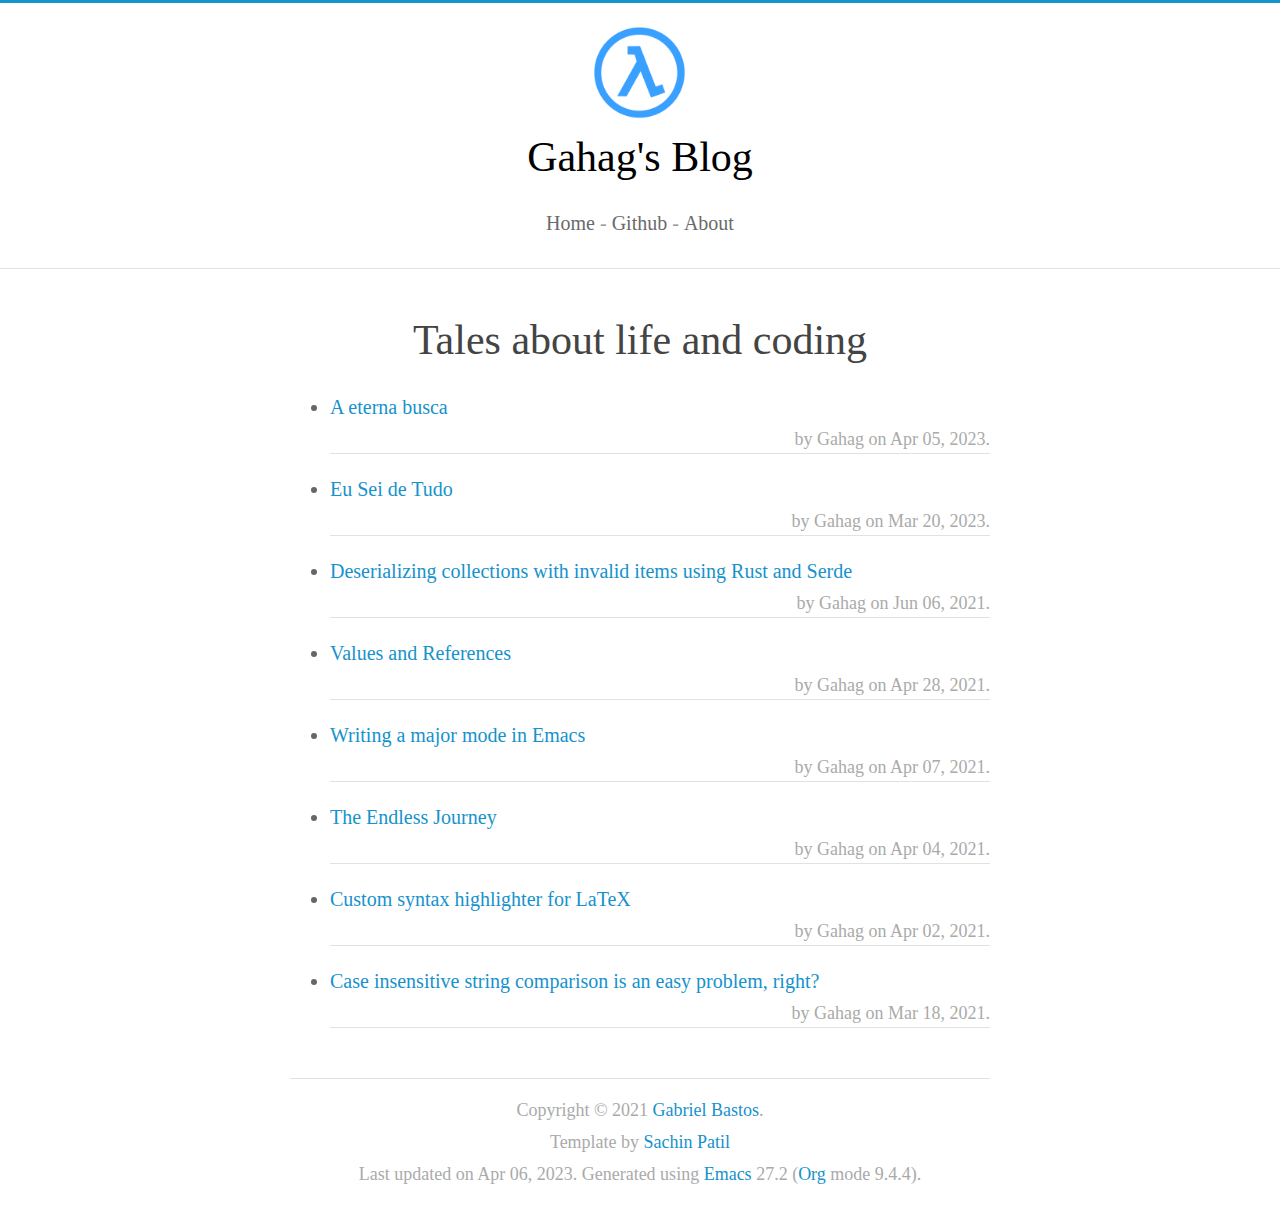
<file: index.html>
<!DOCTYPE html>
<html lang="en">
<head>
<!-- Apr 06, 2023 -->
<meta charset="utf-8">
<meta name="viewport" content="width=device-width, initial-scale=1">
<title>Tales about life and coding</title>
<meta name="generator" content="Org mode">
<meta name="author" content="root">
<link rel='icon' type='image/png' href='/images/favicon.png'/>
<meta name='viewport' content='width=device-width, initial-scale=1'>
<link rel='preconnect' href='https://fonts.gstatic.com'>
<link href='https://code.cdn.mozilla.net/fonts/zilla-slab.css' rel='stylesheet'>
<link rel='stylesheet' href='/css/site.css?v=2' type='text/css'/>
<link rel='stylesheet' href='/css/custom.css' type='text/css'/>
<link rel='stylesheet' href='/css/syntax-coloring.css' type='text/css'/>
<script type="text/javascript">
// @license magnet:?xt=urn:btih:e95b018ef3580986a04669f1b5879592219e2a7a&dn=public-domain.txt Public Domain
<!--/*--><![CDATA[/*><!--*/
     function CodeHighlightOn(elem, id)
     {
       var target = document.getElementById(id);
       if(null != target) {
         elem.classList.add("code-highlighted");
         target.classList.add("code-highlighted");
       }
     }
     function CodeHighlightOff(elem, id)
     {
       var target = document.getElementById(id);
       if(null != target) {
         elem.classList.remove("code-highlighted");
         target.classList.remove("code-highlighted");
       }
     }
    /*]]>*///-->
// @license-end
</script>
</head>
<body>
<header id="top" class="status">
<div class='intro'>
	<img src='/images/about/profile.png' alt='gahag' class='no-border'/>
	<h1>
		<span class="black">Gahag's Blog</span>
	</h1>
</div>

<div class='nav'>
	<ul>
		<li><a href='/'>Home</a> -</li>
		<li><a href='http://github.com/gahag'>Github</a> -</li>
		<li><a href='/about/'>About</a></li>
	</ul>
</div>
</header>
<main id="content">
<header>
<h1 class="title">Tales about life and coding</h1>
</header><ul class="org-ul">
<li><p>
<b><a href="A eterna busca.html">A eterna busca</a></b>
</p>
<p class='pubdate'>by Gahag on Apr 05, 2023.</p></li>
<li><p>
<b><a href="Eu sei de tudo.html">Eu Sei de Tudo</a></b>
</p>
<p class='pubdate'>by Gahag on Mar 20, 2023.</p></li>
<li><p>
<b><a href="Deserializing collections with invalid items using Rust and Serde.html">Deserializing collections with invalid items using Rust and Serde</a></b>
</p>
<p class='pubdate'>by Gahag on Jun 06, 2021.</p></li>
<li><p>
<b><a href="Values and References.html">Values and References</a></b>
</p>
<p class='pubdate'>by Gahag on Apr 28, 2021.</p></li>
<li><p>
<b><a href="Writing a major mode in Emacs.html">Writing a major mode in Emacs</a></b>
</p>
<p class='pubdate'>by Gahag on Apr 07, 2021.</p></li>
<li><p>
<b><a href="The Endless Journey.html">The Endless Journey</a></b>
</p>
<p class='pubdate'>by Gahag on Apr 04, 2021.</p></li>
<li><p>
<b><a href="Custom syntax highlighter for LaTeX.html">Custom syntax highlighter for LaTeX</a></b>
</p>
<p class='pubdate'>by Gahag on Apr 02, 2021.</p></li>
<li><p>
<b><a href="Case insensitive string comparison.html">Case insensitive string comparison is an easy problem, right?</a></b>
</p>
<p class='pubdate'>by Gahag on Mar 18, 2021.</p></li>
</ul>
</main>
<footer id="postamble" class="status">
<div class='footer'>
  Copyright © 2021 <a href='mailto:gabriel.s.b@live.com'>Gabriel Bastos</a>.<br>
  Template by <a href='https://gitlab.com/psachin/psachin.gitlab.io/'>Sachin Patil</a> <br>
  Last updated on Apr 06, 2023. Generated using <a href="https://www.gnu.org/software/emacs/">Emacs</a> 27.2 (<a href="https://orgmode.org">Org</a> mode 9.4.4).
</div>
</footer>
</body>
</html>
</file>
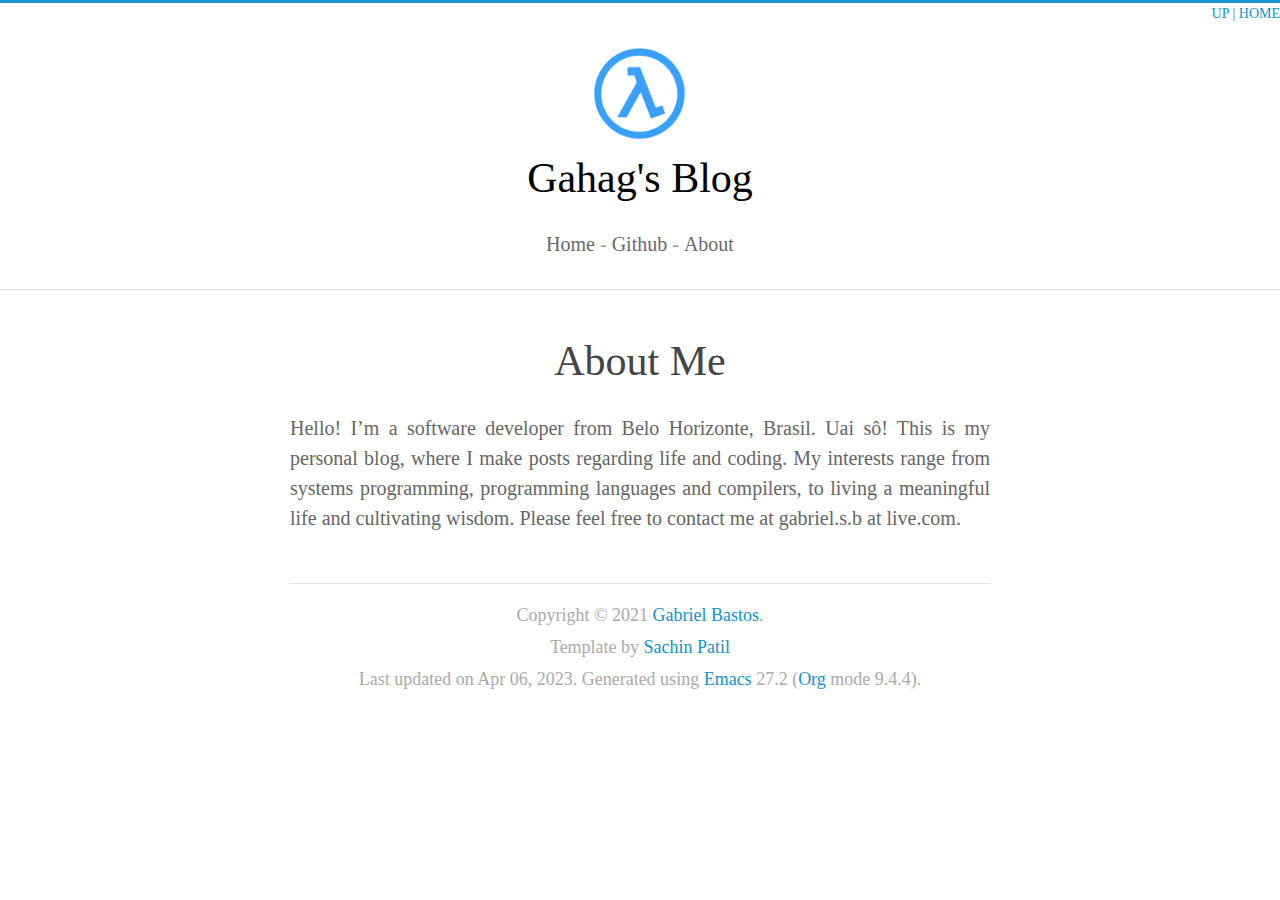
<file: about/index.html>
<!DOCTYPE html>
<html lang="en">
<head>
<!-- Apr 06, 2023 -->
<meta charset="utf-8">
<meta name="viewport" content="width=device-width, initial-scale=1">
<title>About Me</title>
<meta name="generator" content="Org mode">
<meta name="author" content="root">
<link rel='icon' type='image/png' href='/images/favicon.png'/>
<meta name='viewport' content='width=device-width, initial-scale=1'>
<link rel='preconnect' href='https://fonts.gstatic.com'>
<link href='https://code.cdn.mozilla.net/fonts/zilla-slab.css' rel='stylesheet'>
<link rel='stylesheet' href='/css/site.css?v=2' type='text/css'/>
<link rel='stylesheet' href='/css/custom.css' type='text/css'/>
<link rel='stylesheet' href='/css/syntax-coloring.css' type='text/css'/>
<script type="text/javascript">
// @license magnet:?xt=urn:btih:e95b018ef3580986a04669f1b5879592219e2a7a&dn=public-domain.txt Public Domain
<!--/*--><![CDATA[/*><!--*/
     function CodeHighlightOn(elem, id)
     {
       var target = document.getElementById(id);
       if(null != target) {
         elem.classList.add("code-highlighted");
         target.classList.add("code-highlighted");
       }
     }
     function CodeHighlightOff(elem, id)
     {
       var target = document.getElementById(id);
       if(null != target) {
         elem.classList.remove("code-highlighted");
         target.classList.remove("code-highlighted");
       }
     }
    /*]]>*///-->
// @license-end
</script>
</head>
<body>
<div id="org-div-home-and-up">
 <a accesskey="h" href="/"> UP </a>
 |
 <a accesskey="H" href="/"> HOME </a>
</div><header id="top" class="status">
<div class='intro'>
	<img src='/images/about/profile.png' alt='gahag' class='no-border'/>
	<h1>
		<span class="black">Gahag's Blog</span>
	</h1>
</div>

<div class='nav'>
	<ul>
		<li><a href='/'>Home</a> -</li>
		<li><a href='http://github.com/gahag'>Github</a> -</li>
		<li><a href='/about/'>About</a></li>
	</ul>
</div>
</header>
<main id="content">
<header>
<h1 class="title">About Me</h1>
</header><p>
Hello! I&rsquo;m a software developer from Belo Horizonte, Brasil. Uai sô! This is my personal
blog, where I make posts regarding life and coding. My interests range from systems
programming, programming languages and compilers, to living a meaningful life and
cultivating wisdom. Please feel free to contact me at gabriel.s.b at live.com.
</p>
</main>
<footer id="postamble" class="status">
<div class='footer'>
  Copyright © 2021 <a href='mailto:gabriel.s.b@live.com'>Gabriel Bastos</a>.<br>
  Template by <a href='https://gitlab.com/psachin/psachin.gitlab.io/'>Sachin Patil</a> <br>
  Last updated on Apr 06, 2023. Generated using <a href="https://www.gnu.org/software/emacs/">Emacs</a> 27.2 (<a href="https://orgmode.org">Org</a> mode 9.4.4).
</div>
</footer>
</body>
</html>
</file>
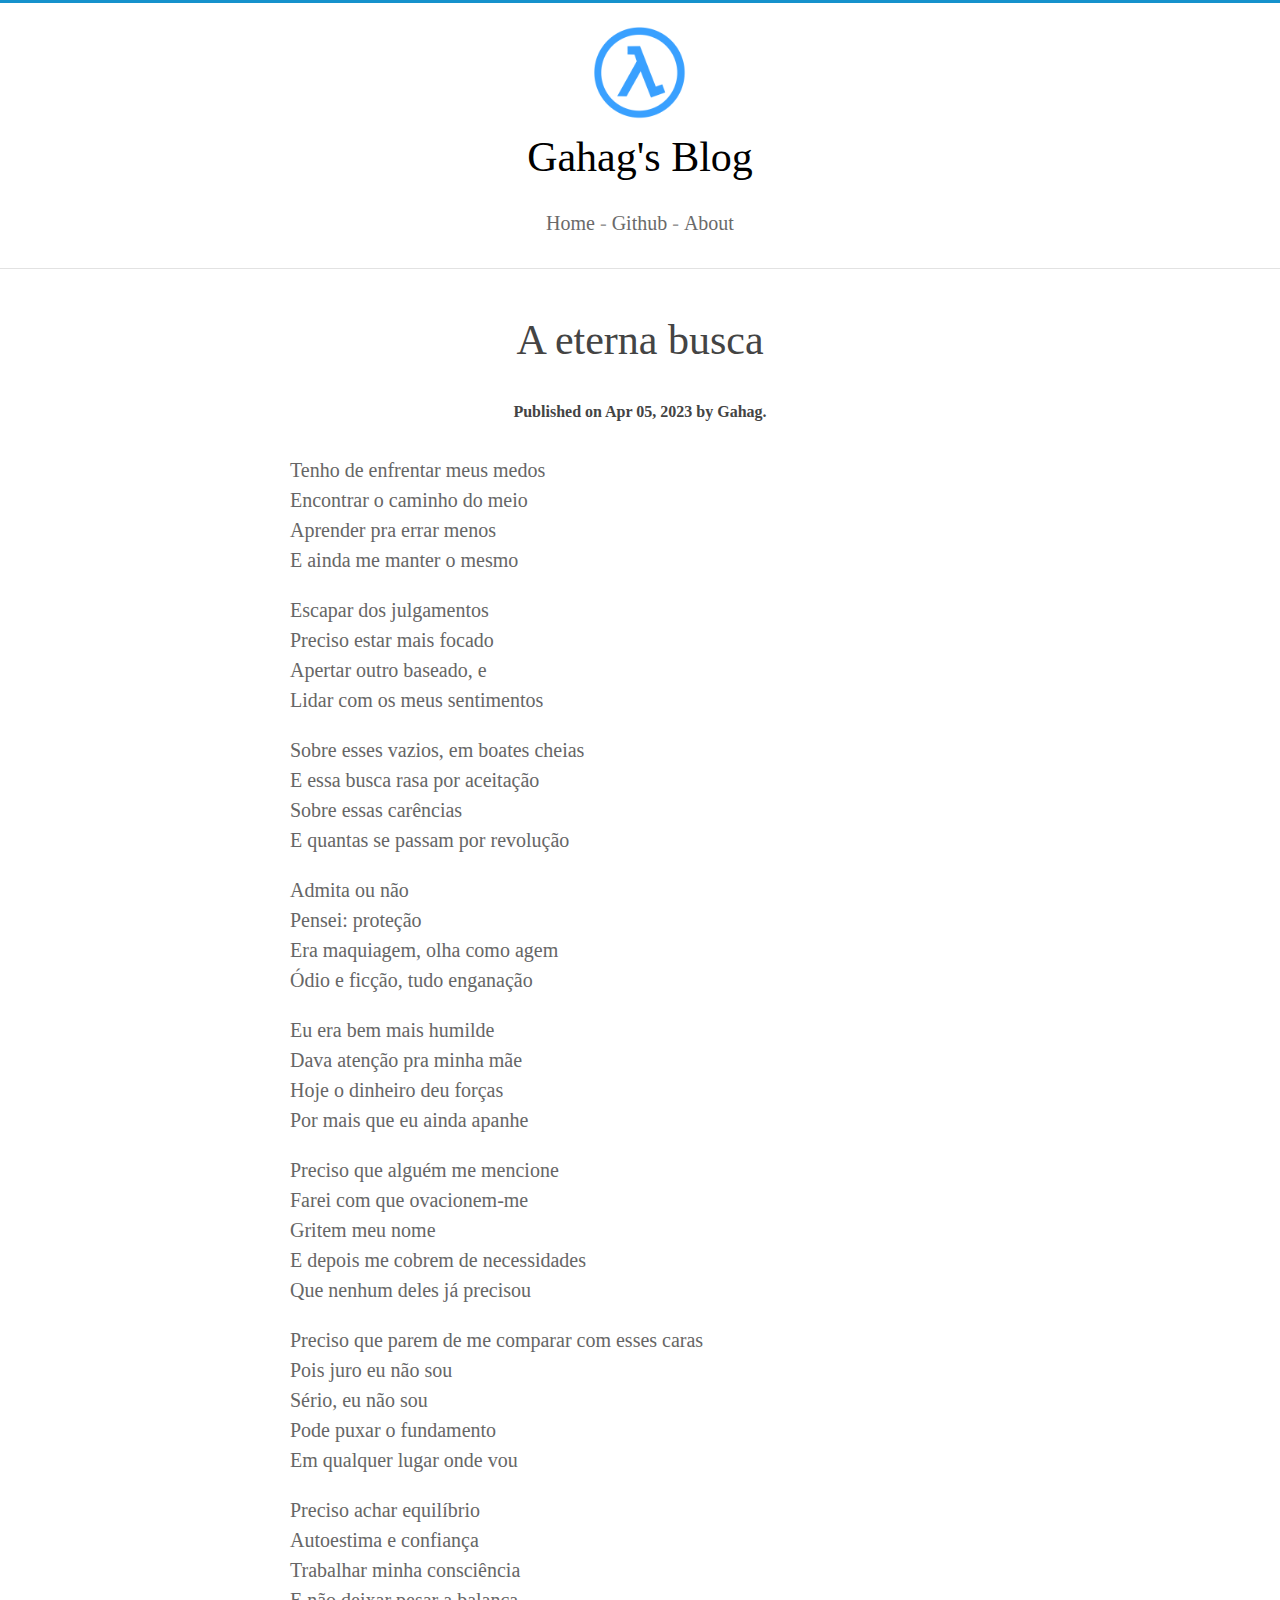
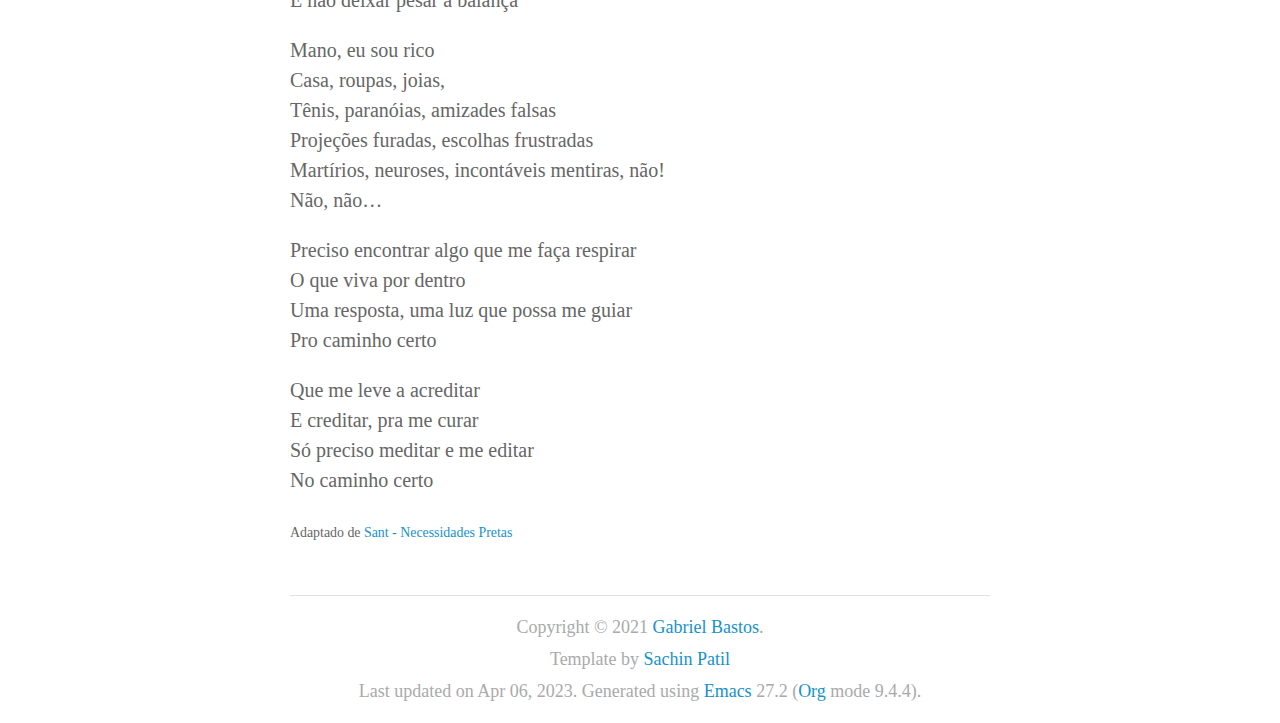
<file: A eterna busca.html>
<?xml version="1.0" encoding="utf-8"?>
<!DOCTYPE html PUBLIC "-//W3C//DTD XHTML 1.0 Strict//EN"
"http://www.w3.org/TR/xhtml1/DTD/xhtml1-strict.dtd">
<html xmlns="http://www.w3.org/1999/xhtml" lang="en" xml:lang="en">
<head>
<!-- Apr 06, 2023 -->
<meta http-equiv="Content-Type" content="text/html;charset=utf-8" />
<meta name="viewport" content="width=device-width, initial-scale=1" />
<title>A eterna busca</title>
<meta name="generator" content="Org mode" />
<meta name="author" content="Gahag" />
<link rel='icon' type='image/png' href='/images/favicon.png'/>
<meta name='viewport' content='width=device-width, initial-scale=1'>
<link rel='preconnect' href='https://fonts.gstatic.com'>
<link href='https://code.cdn.mozilla.net/fonts/zilla-slab.css' rel='stylesheet'>
<link rel='stylesheet' href='/css/site.css?v=2' type='text/css'/>
<link rel='stylesheet' href='/css/custom.css' type='text/css'/>
<link rel='stylesheet' href='/css/syntax-coloring.css' type='text/css'/>
<script type="text/javascript">
// @license magnet:?xt=urn:btih:e95b018ef3580986a04669f1b5879592219e2a7a&dn=public-domain.txt Public Domain
<!--/*--><![CDATA[/*><!--*/
     function CodeHighlightOn(elem, id)
     {
       var target = document.getElementById(id);
       if(null != target) {
         elem.classList.add("code-highlighted");
         target.classList.add("code-highlighted");
       }
     }
     function CodeHighlightOff(elem, id)
     {
       var target = document.getElementById(id);
       if(null != target) {
         elem.classList.remove("code-highlighted");
         target.classList.remove("code-highlighted");
       }
     }
    /*]]>*///-->
// @license-end
</script>
</head>
<body>
<header id="top" class="status">
<div class='intro'>
	<img src='/images/about/profile.png' alt='gahag' class='no-border'/>
	<h1>
		<span class="black">Gahag's Blog</span>
	</h1>
</div>

<div class='nav'>
	<ul>
		<li><a href='/'>Home</a> -</li>
		<li><a href='http://github.com/gahag'>Github</a> -</li>
		<li><a href='/about/'>About</a></li>
	</ul>
</div>
</header>
<main id="content">
<h1 class="title">A eterna busca
<br />
<span class="subtitle">Published on Apr 05, 2023 by Gahag.</span>
</h1>
<p>
Tenho de enfrentar meus medos <br />
Encontrar o caminho do meio <br />
Aprender pra errar menos <br />
E ainda me manter o mesmo <br />
</p>

<p>
Escapar dos julgamentos <br />
Preciso estar mais focado <br />
Apertar outro baseado, e <br />
Lidar com os meus sentimentos <br />
</p>

<p>
Sobre esses vazios, em boates cheias <br />
E essa busca rasa por aceitação <br />
Sobre essas carências <br />
E quantas se passam por revolução <br />
</p>

<p>
Admita ou não <br />
Pensei: proteção <br />
Era maquiagem, olha como agem <br />
Ódio e ficção, tudo enganação <br />
</p>

<p>
Eu era bem mais humilde <br />
Dava atenção pra minha mãe <br />
Hoje o dinheiro deu forças <br />
Por mais que eu ainda apanhe <br />
</p>

<p>
Preciso que alguém me mencione <br />
Farei com que ovacionem-me <br />
Gritem meu nome <br />
E depois me cobrem de necessidades <br />
Que nenhum deles já precisou <br />
</p>

<p>
Preciso que parem de me comparar com esses caras <br />
Pois juro eu não sou <br />
Sério, eu não sou <br />
Pode puxar o fundamento <br />
Em qualquer lugar onde vou <br />
</p>

<p>
Preciso achar equilíbrio <br />
Autoestima e confiança <br />
Trabalhar minha consciência <br />
E não deixar pesar a balança <br />
</p>

<p>
Mano, eu sou rico <br />
Casa, roupas, joias, <br />
Tênis, paranóias, amizades falsas <br />
Projeções furadas, escolhas frustradas <br />
Martírios, neuroses, incontáveis mentiras, não! <br />
Não, não&#x2026; <br />
</p>

<p>
Preciso encontrar algo que me faça respirar <br />
O que viva por dentro <br />
Uma resposta, uma luz que possa me guiar <br />
Pro caminho certo <br />
</p>

<p>
Que me leve a acreditar <br />
E creditar, pra me curar <br />
Só preciso meditar e me editar <br />
No caminho certo <br />
</p>

<p>
<small><small>Adaptado de <a href="https://www.youtube.com/watch?v=GwffNRMZ6TY">Sant - Necessidades Pretas</a></small></small>
</p>
</main>
<footer id="postamble" class="status">
<div class='footer'>
  Copyright © 2021 <a href='mailto:gabriel.s.b@live.com'>Gabriel Bastos</a>.<br>
  Template by <a href='https://gitlab.com/psachin/psachin.gitlab.io/'>Sachin Patil</a> <br>
  Last updated on Apr 06, 2023. Generated using <a href="https://www.gnu.org/software/emacs/">Emacs</a> 27.2 (<a href="https://orgmode.org">Org</a> mode 9.4.4).
</div>
</footer>
</body>
</html>
</file>
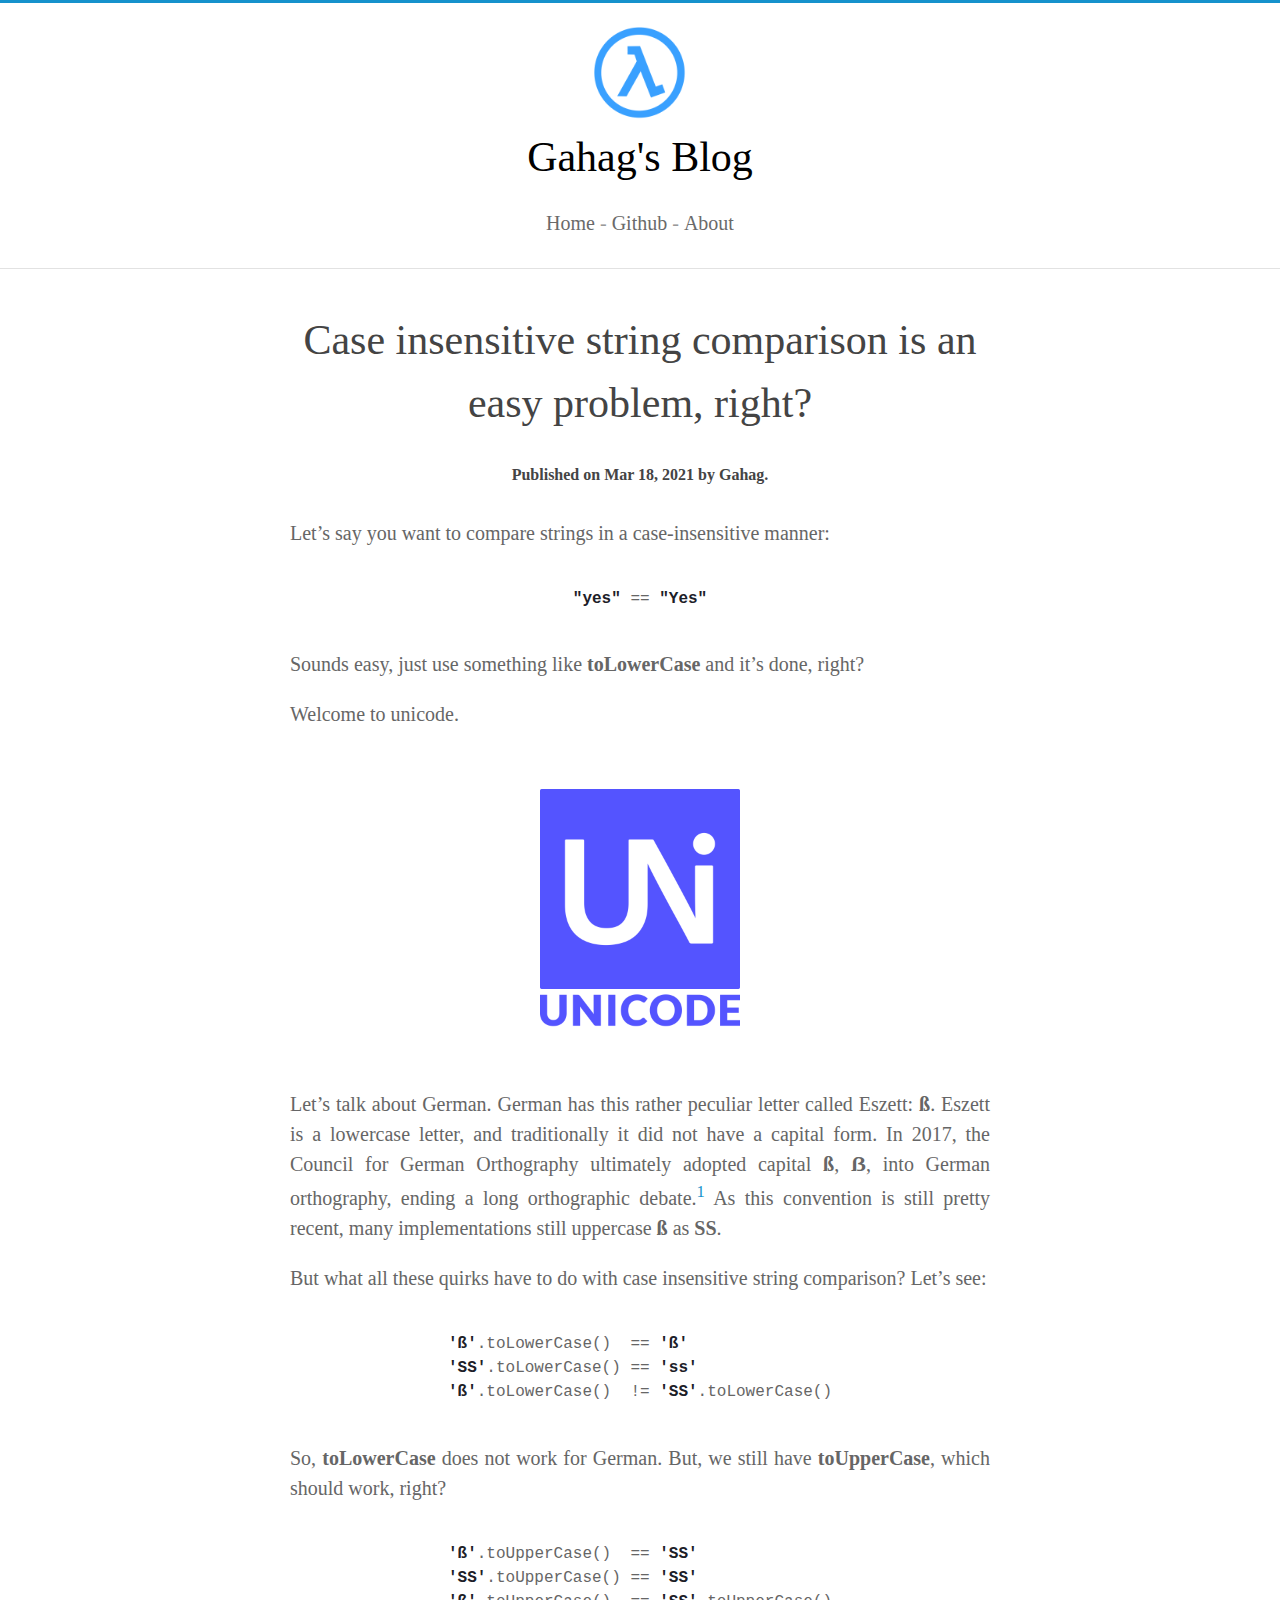
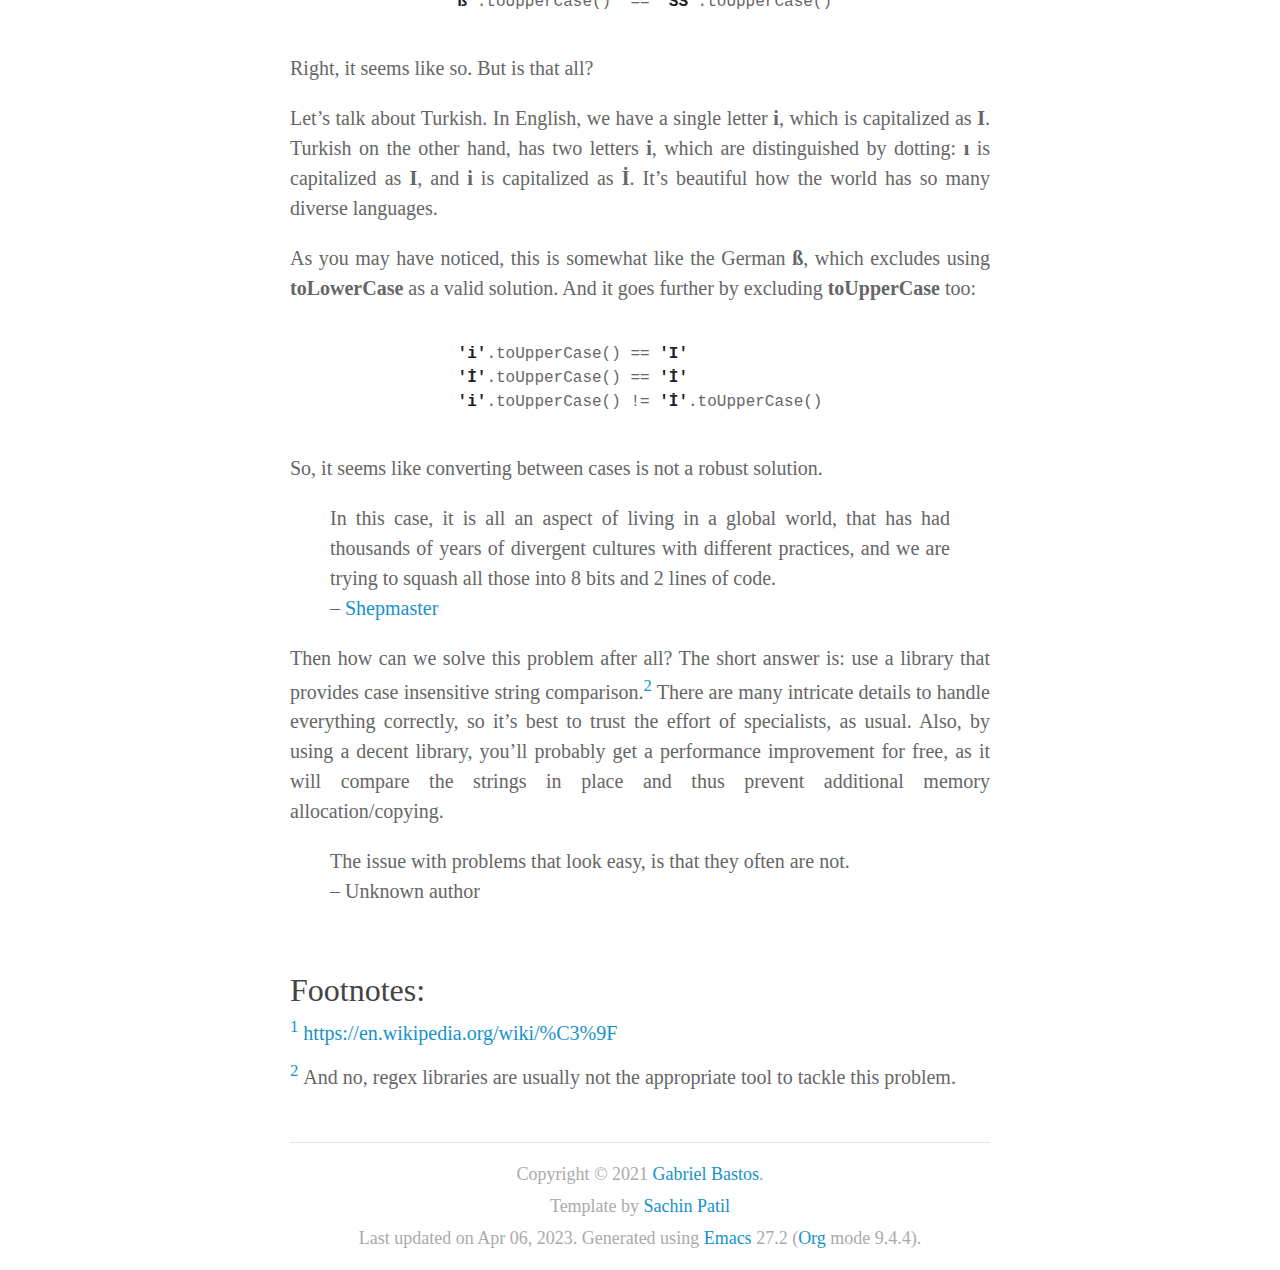
<file: Case insensitive string comparison.html>
<?xml version="1.0" encoding="utf-8"?>
<!DOCTYPE html PUBLIC "-//W3C//DTD XHTML 1.0 Strict//EN"
"http://www.w3.org/TR/xhtml1/DTD/xhtml1-strict.dtd">
<html xmlns="http://www.w3.org/1999/xhtml" lang="en" xml:lang="en">
<head>
<!-- Apr 06, 2023 -->
<meta http-equiv="Content-Type" content="text/html;charset=utf-8" />
<meta name="viewport" content="width=device-width, initial-scale=1" />
<title>Case insensitive string comparison is an easy problem, right?</title>
<meta name="generator" content="Org mode" />
<meta name="author" content="Gahag" />
<link rel='icon' type='image/png' href='/images/favicon.png'/>
<meta name='viewport' content='width=device-width, initial-scale=1'>
<link rel='preconnect' href='https://fonts.gstatic.com'>
<link href='https://code.cdn.mozilla.net/fonts/zilla-slab.css' rel='stylesheet'>
<link rel='stylesheet' href='/css/site.css?v=2' type='text/css'/>
<link rel='stylesheet' href='/css/custom.css' type='text/css'/>
<link rel='stylesheet' href='/css/syntax-coloring.css' type='text/css'/>
<script type="text/javascript">
// @license magnet:?xt=urn:btih:e95b018ef3580986a04669f1b5879592219e2a7a&dn=public-domain.txt Public Domain
<!--/*--><![CDATA[/*><!--*/
     function CodeHighlightOn(elem, id)
     {
       var target = document.getElementById(id);
       if(null != target) {
         elem.classList.add("code-highlighted");
         target.classList.add("code-highlighted");
       }
     }
     function CodeHighlightOff(elem, id)
     {
       var target = document.getElementById(id);
       if(null != target) {
         elem.classList.remove("code-highlighted");
         target.classList.remove("code-highlighted");
       }
     }
    /*]]>*///-->
// @license-end
</script>
</head>
<body>
<header id="top" class="status">
<div class='intro'>
	<img src='/images/about/profile.png' alt='gahag' class='no-border'/>
	<h1>
		<span class="black">Gahag's Blog</span>
	</h1>
</div>

<div class='nav'>
	<ul>
		<li><a href='/'>Home</a> -</li>
		<li><a href='http://github.com/gahag'>Github</a> -</li>
		<li><a href='/about/'>About</a></li>
	</ul>
</div>
</header>
<main id="content">
<h1 class="title">Case insensitive string comparison is an easy problem, right?
<br />
<span class="subtitle">Published on Mar 18, 2021 by Gahag.</span>
</h1>
<p>
Let&rsquo;s say you want to compare strings in a case-insensitive manner:
</p>

<div class="org-src-container">
<pre class="src src-js"><span class="org-string">"yes"</span> == <span class="org-string">"Yes"</span>
</pre>
</div>

<p>
Sounds easy, just use something like <b>toLowerCase</b> and it&rsquo;s done, right?
</p>

<p>
Welcome to unicode.
</p>


<div id="org3b977d2" class="figure">
<p><img src="../images/posts/Case insensitive string comparison/unicode.png" alt="unicode.png" width="200px" />
</p>
</div>

<p>
Let&rsquo;s talk about German. German has this rather peculiar letter called Eszett: <b>ß</b>. Eszett
is a lowercase letter, and traditionally it did not have a capital form. In 2017, the
Council for German Orthography ultimately adopted capital <b>ß</b>, <b>ẞ</b>, into German orthography,
ending a long orthographic debate.<sup><a id="fnr.1" class="footref" href="#fn.1">1</a></sup> As this convention is still pretty recent, many
implementations still uppercase <b>ß</b> as <b>SS</b>.
</p>

<p>
But what all these quirks have to do with case insensitive string comparison? Let&rsquo;s see:
</p>

<div class="org-src-container">
<pre class="src src-js"><span class="org-string">'&#223;'</span>.toLowerCase()  == <span class="org-string">'&#223;'</span>
<span class="org-string">'SS'</span>.toLowerCase() == <span class="org-string">'ss'</span>
<span class="org-string">'&#223;'</span>.toLowerCase()  != <span class="org-string">'SS'</span>.toLowerCase()
</pre>
</div>

<p>
So, <b>toLowerCase</b> does not work for German. But, we still have <b>toUpperCase</b>, which should
work, right?
</p>

<div class="org-src-container">
<pre class="src src-js"><span class="org-string">'&#223;'</span>.toUpperCase()  == <span class="org-string">'SS'</span>
<span class="org-string">'SS'</span>.toUpperCase() == <span class="org-string">'SS'</span>
<span class="org-string">'&#223;'</span>.toUpperCase()  == <span class="org-string">'SS'</span>.toUpperCase()
</pre>
</div>

<p>
Right, it seems like so. But is that all?
</p>

<p>
Let&rsquo;s talk about Turkish. In English, we have a single letter <b>i</b>, which is capitalized as
<b>I</b>. Turkish on the other hand, has two letters <b>i</b>, which are distinguished by dotting: <b>ı</b> is
capitalized as <b>I</b>, and <b>i</b> is capitalized as <b>İ</b>. It&rsquo;s beautiful how the world has so many
diverse languages.
</p>

<p>
As you may have noticed, this is somewhat like the German <b>ß</b>, which excludes using
<b>toLowerCase</b> as a valid solution. And it goes further by excluding <b>toUpperCase</b> too:
</p>

<div class="org-src-container">
<pre class="src src-js"><span class="org-string">'i'</span>.toUpperCase() == <span class="org-string">'I'</span>
<span class="org-string">'&#304;'</span>.toUpperCase() == <span class="org-string">'&#304;'</span>
<span class="org-string">'i'</span>.toUpperCase() != <span class="org-string">'&#304;'</span>.toUpperCase()
</pre>
</div>

<p>
So, it seems like converting between cases is not a robust solution.
</p>

<blockquote>
<p>
In this case, it is all an aspect of living in a global world, that has had thousands of
years of divergent cultures with different practices, and we are trying to squash all
those into 8 bits and 2 lines of code. <br />
&#x2013; <a href="https://stackoverflow.com/questions/38406793/why-is-capitalizing-the-first-letter-of-a-string-so-convoluted-in-rust#comment64222148_38406793">Shepmaster</a>
</p>
</blockquote>

<p>
Then how can we solve this problem after all? The short answer is: use a library that
provides case insensitive string comparison.<sup><a id="fnr.2" class="footref" href="#fn.2">2</a></sup> There are many intricate details to
handle everything correctly, so it&rsquo;s best to trust the effort of specialists, as
usual. Also, by using a decent library, you&rsquo;ll probably get a performance improvement for
free, as it will compare the strings in place and thus prevent additional memory
allocation/copying.
</p>

<blockquote>
<p>
The issue with problems that look easy, is that they often are not. <br />
&#x2013; Unknown author
</p>
</blockquote>
<div id="footnotes">
<h2 class="footnotes">Footnotes: </h2>
<div id="text-footnotes">

<div class="footdef"><sup><a id="fn.1" class="footnum" href="#fnr.1">1</a></sup> <div class="footpara"><p class="footpara">
<a href="https://en.wikipedia.org/wiki/%C3%9F">https://en.wikipedia.org/wiki/%C3%9F</a>
</p></div></div>

<div class="footdef"><sup><a id="fn.2" class="footnum" href="#fnr.2">2</a></sup> <div class="footpara"><p class="footpara">
And no, regex libraries are usually not the appropriate tool to tackle this problem.
</p></div></div>


</div>
</div></main>
<footer id="postamble" class="status">
<div class='footer'>
  Copyright © 2021 <a href='mailto:gabriel.s.b@live.com'>Gabriel Bastos</a>.<br>
  Template by <a href='https://gitlab.com/psachin/psachin.gitlab.io/'>Sachin Patil</a> <br>
  Last updated on Apr 06, 2023. Generated using <a href="https://www.gnu.org/software/emacs/">Emacs</a> 27.2 (<a href="https://orgmode.org">Org</a> mode 9.4.4).
</div>
</footer>
</body>
</html>
</file>
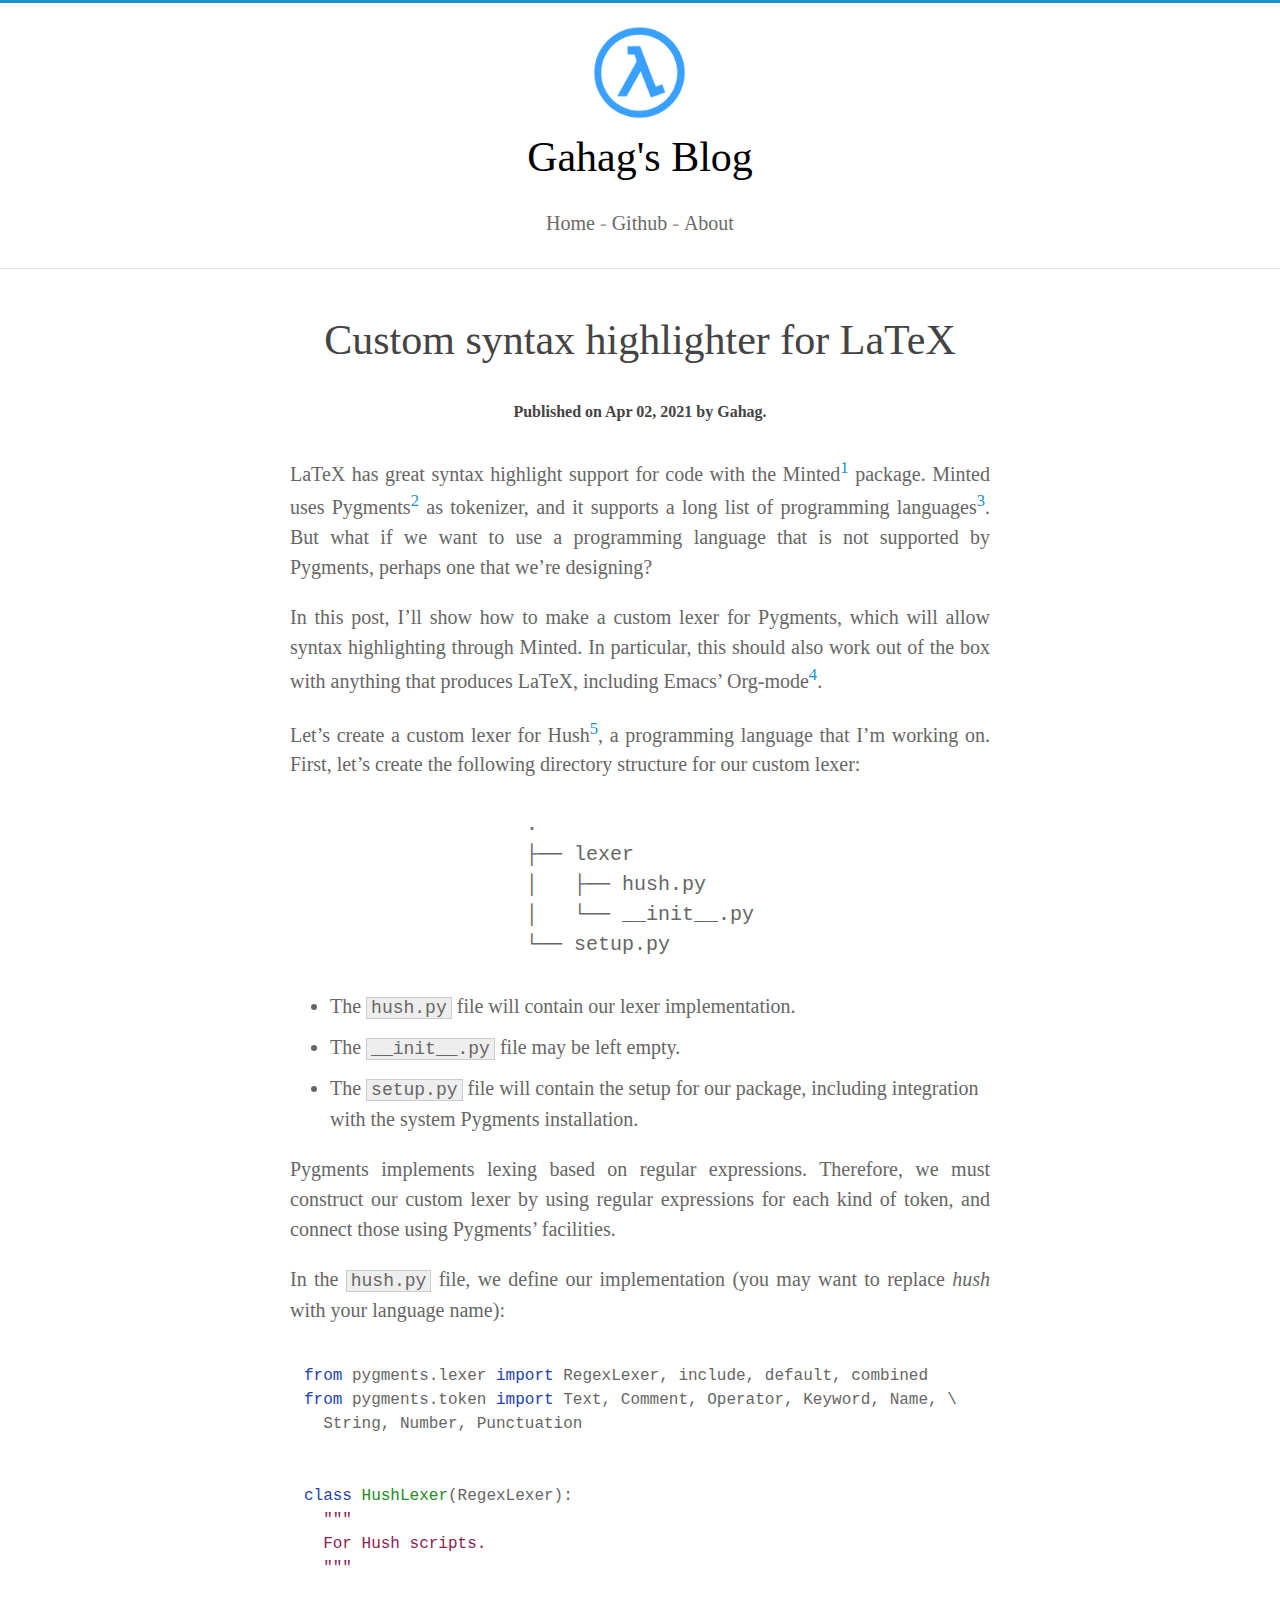
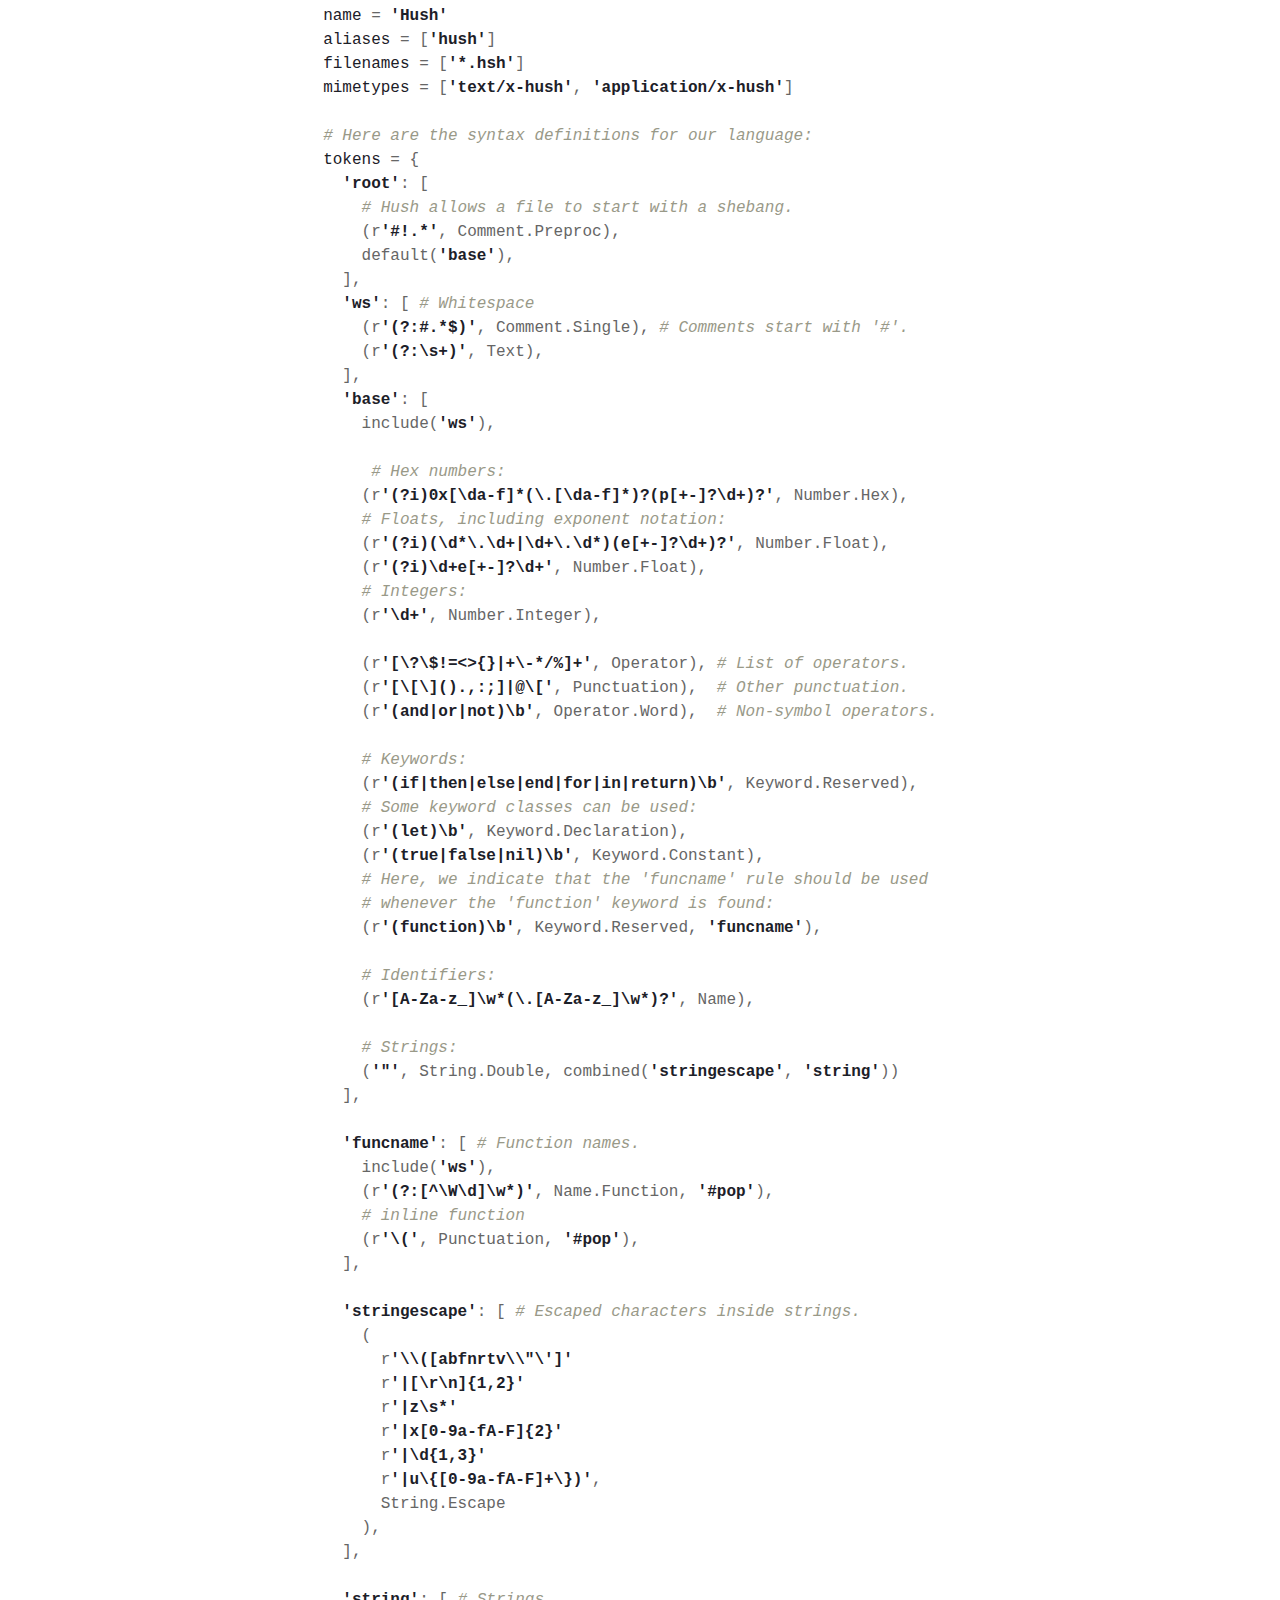
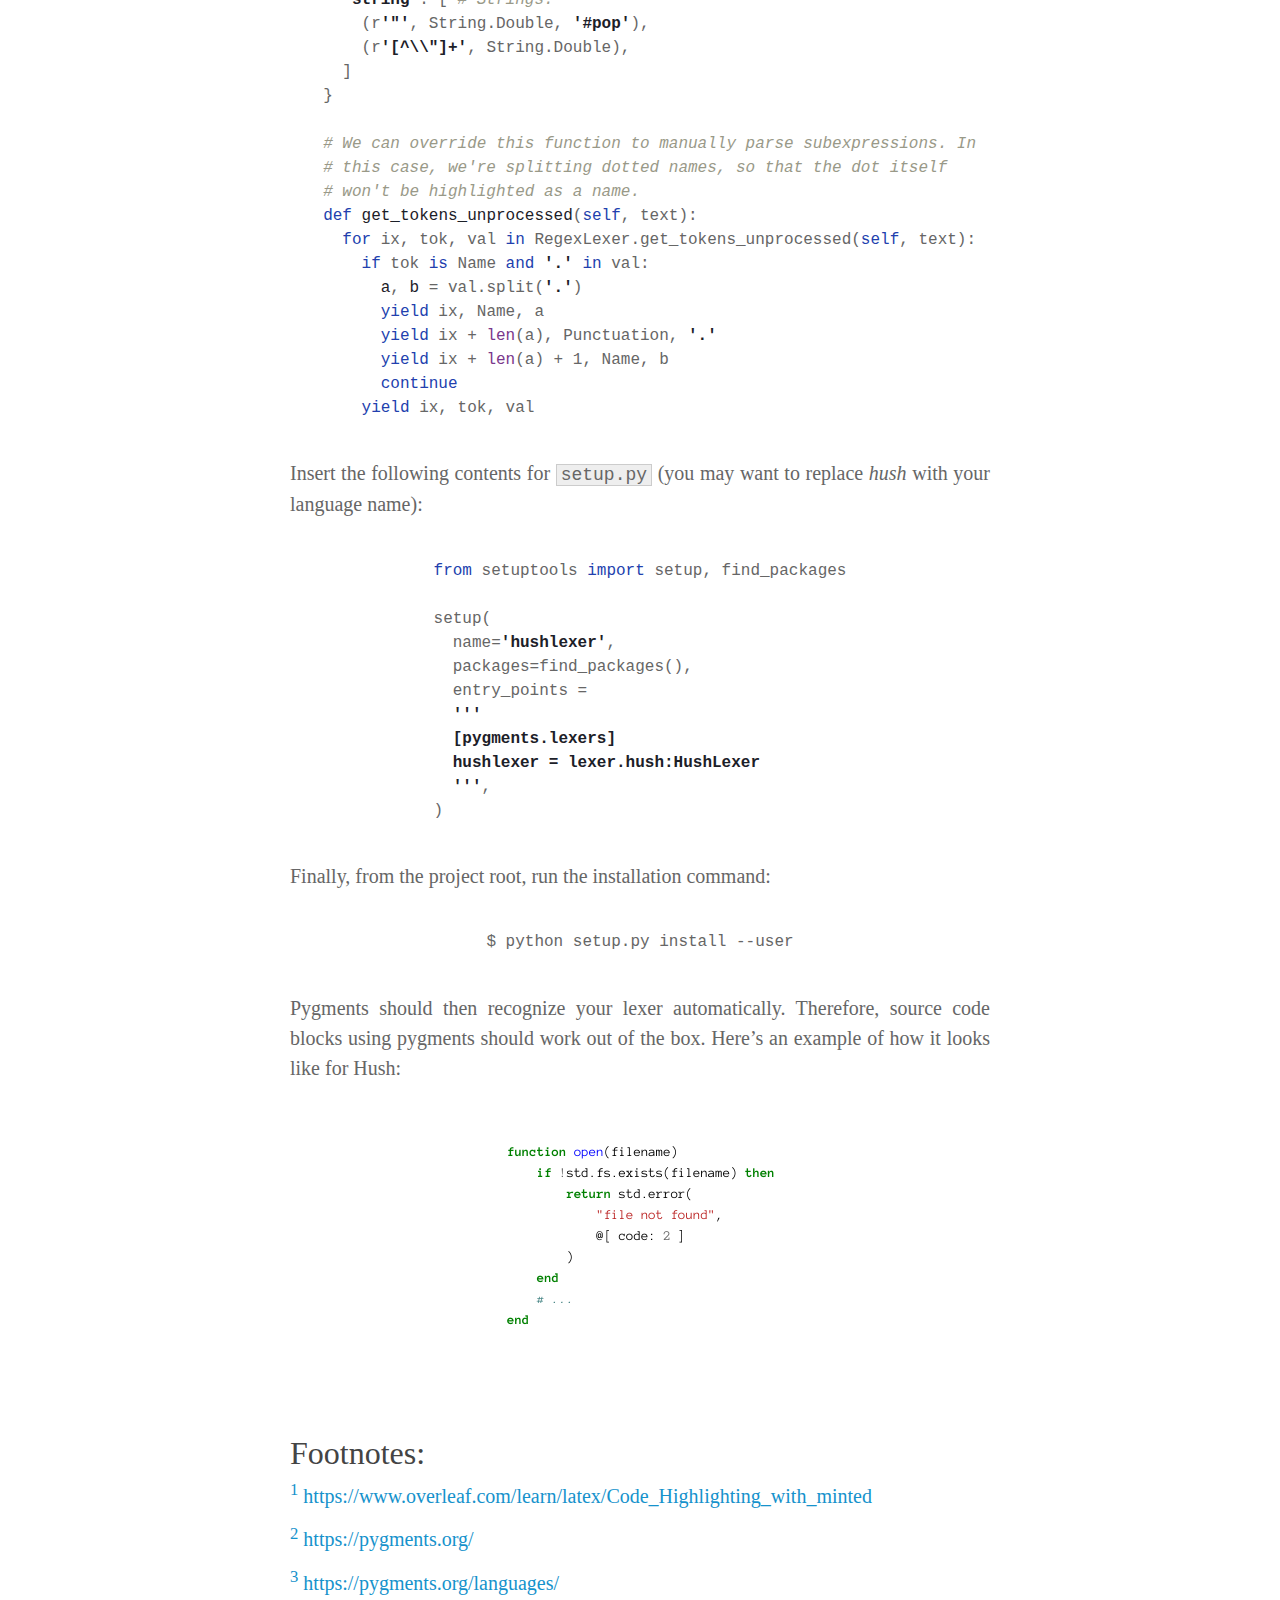
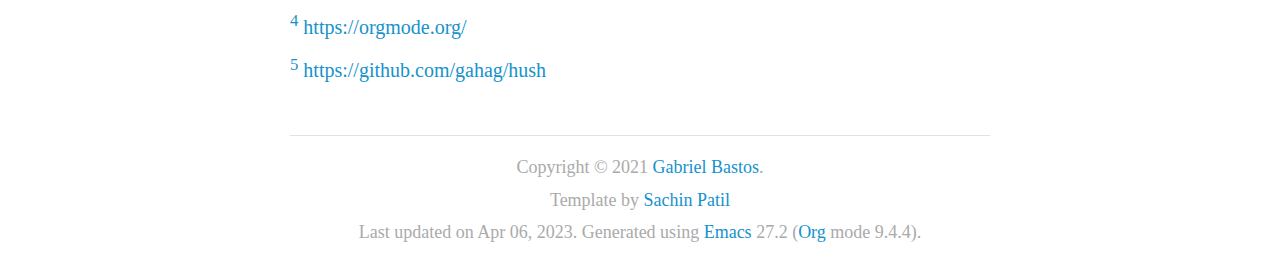
<file: Custom syntax highlighter for LaTeX.html>
<?xml version="1.0" encoding="utf-8"?>
<!DOCTYPE html PUBLIC "-//W3C//DTD XHTML 1.0 Strict//EN"
"http://www.w3.org/TR/xhtml1/DTD/xhtml1-strict.dtd">
<html xmlns="http://www.w3.org/1999/xhtml" lang="en" xml:lang="en">
<head>
<!-- Apr 06, 2023 -->
<meta http-equiv="Content-Type" content="text/html;charset=utf-8" />
<meta name="viewport" content="width=device-width, initial-scale=1" />
<title>Custom syntax highlighter for LaTeX</title>
<meta name="generator" content="Org mode" />
<meta name="author" content="Gahag" />
<link rel='icon' type='image/png' href='/images/favicon.png'/>
<meta name='viewport' content='width=device-width, initial-scale=1'>
<link rel='preconnect' href='https://fonts.gstatic.com'>
<link href='https://code.cdn.mozilla.net/fonts/zilla-slab.css' rel='stylesheet'>
<link rel='stylesheet' href='/css/site.css?v=2' type='text/css'/>
<link rel='stylesheet' href='/css/custom.css' type='text/css'/>
<link rel='stylesheet' href='/css/syntax-coloring.css' type='text/css'/>
<script type="text/javascript">
// @license magnet:?xt=urn:btih:e95b018ef3580986a04669f1b5879592219e2a7a&dn=public-domain.txt Public Domain
<!--/*--><![CDATA[/*><!--*/
     function CodeHighlightOn(elem, id)
     {
       var target = document.getElementById(id);
       if(null != target) {
         elem.classList.add("code-highlighted");
         target.classList.add("code-highlighted");
       }
     }
     function CodeHighlightOff(elem, id)
     {
       var target = document.getElementById(id);
       if(null != target) {
         elem.classList.remove("code-highlighted");
         target.classList.remove("code-highlighted");
       }
     }
    /*]]>*///-->
// @license-end
</script>
</head>
<body>
<header id="top" class="status">
<div class='intro'>
	<img src='/images/about/profile.png' alt='gahag' class='no-border'/>
	<h1>
		<span class="black">Gahag's Blog</span>
	</h1>
</div>

<div class='nav'>
	<ul>
		<li><a href='/'>Home</a> -</li>
		<li><a href='http://github.com/gahag'>Github</a> -</li>
		<li><a href='/about/'>About</a></li>
	</ul>
</div>
</header>
<main id="content">
<h1 class="title">Custom syntax highlighter for LaTeX
<br />
<span class="subtitle">Published on Apr 02, 2021 by Gahag.</span>
</h1>
<p>
LaTeX has great syntax highlight support for code with the Minted<sup><a id="fnr.1" class="footref" href="#fn.1">1</a></sup>
package. Minted uses Pygments<sup><a id="fnr.2" class="footref" href="#fn.2">2</a></sup> as tokenizer, and it supports a long list of
programming languages<sup><a id="fnr.3" class="footref" href="#fn.3">3</a></sup>. But what if we want to use a programming
language that is not supported by Pygments, perhaps one that we&rsquo;re designing?
</p>

<p>
In this post, I&rsquo;ll show how to make a custom lexer for Pygments, which will allow syntax
highlighting through Minted. In particular, this should also work out of the box with
anything that produces LaTeX, including Emacs&rsquo; Org-mode<sup><a id="fnr.4" class="footref" href="#fn.4">4</a></sup>.
</p>

<p>
Let&rsquo;s create a custom lexer for Hush<sup><a id="fnr.5" class="footref" href="#fn.5">5</a></sup>, a programming language that I&rsquo;m working
on. First, let&rsquo;s create the following directory structure for our custom lexer:
</p>
<pre class="example" id="org383036c">
.
├── lexer
│   ├── hush.py
│   └── __init__.py
└── setup.py
</pre>

<ul class="org-ul">
<li>The <code>hush.py</code> file will contain our lexer implementation.</li>
<li>The <code>__init__.py</code> file may be left empty.</li>
<li>The <code>setup.py</code> file will contain the setup for our package, including integration with
the system Pygments installation.</li>
</ul>

<p>
Pygments implements lexing based on regular expressions. Therefore, we must construct our
custom lexer by using regular expressions for each kind of token, and connect those using
Pygments&rsquo; facilities.
</p>

<p>
In the <code>hush.py</code> file, we define our implementation (you may want to replace <i>hush</i> with your
language name):
</p>
<div class="org-src-container">
<pre class="src src-python"><span class="org-keyword">from</span> pygments.lexer <span class="org-keyword">import</span> RegexLexer, include, default, combined
<span class="org-keyword">from</span> pygments.token <span class="org-keyword">import</span> Text, Comment, Operator, Keyword, Name, \
  String, Number, Punctuation


<span class="org-keyword">class</span> <span class="org-type">HushLexer</span>(RegexLexer):
  <span class="org-doc">"""</span>
<span class="org-doc">  For Hush scripts.</span>
<span class="org-doc">  """</span>

  <span class="org-variable-name">name</span> = <span class="org-string">'Hush'</span>
  <span class="org-variable-name">aliases</span> = [<span class="org-string">'hush'</span>]
  <span class="org-variable-name">filenames</span> = [<span class="org-string">'*.hsh'</span>]
  <span class="org-variable-name">mimetypes</span> = [<span class="org-string">'text/x-hush'</span>, <span class="org-string">'application/x-hush'</span>]

  <span class="org-comment-delimiter"># </span><span class="org-comment">Here are the syntax definitions for our language:</span>
  <span class="org-variable-name">tokens</span> = {
    <span class="org-string">'root'</span>: [
      <span class="org-comment-delimiter"># </span><span class="org-comment">Hush allows a file to start with a shebang.</span>
      (r<span class="org-string">'#!.*'</span>, Comment.Preproc),
      default(<span class="org-string">'base'</span>),
    ],
    <span class="org-string">'ws'</span>: [ <span class="org-comment-delimiter"># </span><span class="org-comment">Whitespace</span>
      (r<span class="org-string">'(?:#.*$)'</span>, Comment.Single), <span class="org-comment-delimiter"># </span><span class="org-comment">Comments start with '#'.</span>
      (r<span class="org-string">'(?:\s+)'</span>, Text),
    ],
    <span class="org-string">'base'</span>: [
      include(<span class="org-string">'ws'</span>),

       <span class="org-comment-delimiter"># </span><span class="org-comment">Hex numbers:</span>
      (r<span class="org-string">'(?i)0x[\da-f]*(\.[\da-f]*)?(p[+-]?\d+)?'</span>, Number.Hex),
      <span class="org-comment-delimiter"># </span><span class="org-comment">Floats, including exponent notation:</span>
      (r<span class="org-string">'(?i)(\d*\.\d+|\d+\.\d*)(e[+-]?\d+)?'</span>, Number.Float),
      (r<span class="org-string">'(?i)\d+e[+-]?\d+'</span>, Number.Float),
      <span class="org-comment-delimiter"># </span><span class="org-comment">Integers:</span>
      (r<span class="org-string">'\d+'</span>, Number.Integer),

      (r<span class="org-string">'[\?\$!=&lt;&gt;{}|+\-*/%]+'</span>, Operator), <span class="org-comment-delimiter"># </span><span class="org-comment">List of operators.</span>
      (r<span class="org-string">'[\[\]().,:;]|@\['</span>, Punctuation),  <span class="org-comment-delimiter"># </span><span class="org-comment">Other punctuation.</span>
      (r<span class="org-string">'(and|or|not)\b'</span>, Operator.Word),  <span class="org-comment-delimiter"># </span><span class="org-comment">Non-symbol operators.</span>

      <span class="org-comment-delimiter"># </span><span class="org-comment">Keywords:</span>
      (r<span class="org-string">'(if|then|else|end|for|in|return)\b'</span>, Keyword.Reserved),
      <span class="org-comment-delimiter"># </span><span class="org-comment">Some keyword classes can be used:</span>
      (r<span class="org-string">'(let)\b'</span>, Keyword.Declaration),
      (r<span class="org-string">'(true|false|nil)\b'</span>, Keyword.Constant),
      <span class="org-comment-delimiter"># </span><span class="org-comment">Here, we indicate that the 'funcname' rule should be used</span>
      <span class="org-comment-delimiter"># </span><span class="org-comment">whenever the 'function' keyword is found:</span>
      (r<span class="org-string">'(function)\b'</span>, Keyword.Reserved, <span class="org-string">'funcname'</span>),

      <span class="org-comment-delimiter"># </span><span class="org-comment">Identifiers:</span>
      (r<span class="org-string">'[A-Za-z_]\w*(\.[A-Za-z_]\w*)?'</span>, Name),

      <span class="org-comment-delimiter"># </span><span class="org-comment">Strings:</span>
      (<span class="org-string">'"'</span>, String.Double, combined(<span class="org-string">'stringescape'</span>, <span class="org-string">'string'</span>))
    ],

    <span class="org-string">'funcname'</span>: [ <span class="org-comment-delimiter"># </span><span class="org-comment">Function names.</span>
      include(<span class="org-string">'ws'</span>),
      (r<span class="org-string">'(?:[^\W\d]\w*)'</span>, Name.Function, <span class="org-string">'#pop'</span>),
      <span class="org-comment-delimiter"># </span><span class="org-comment">inline function</span>
      (r<span class="org-string">'\('</span>, Punctuation, <span class="org-string">'#pop'</span>),
    ],

    <span class="org-string">'stringescape'</span>: [ <span class="org-comment-delimiter"># </span><span class="org-comment">Escaped characters inside strings.</span>
      (
        r<span class="org-string">'\\([abfnrtv\\"\']'</span>
        r<span class="org-string">'|[\r\n]{1,2}'</span>
        r<span class="org-string">'|z\s*'</span>
        r<span class="org-string">'|x[0-9a-fA-F]{2}'</span>
        r<span class="org-string">'|\d{1,3}'</span>
        r<span class="org-string">'|u\{[0-9a-fA-F]+\})'</span>,
        String.Escape
      ),
    ],

    <span class="org-string">'string'</span>: [ <span class="org-comment-delimiter"># </span><span class="org-comment">Strings.</span>
      (r<span class="org-string">'"'</span>, String.Double, <span class="org-string">'#pop'</span>),
      (r<span class="org-string">'[^\\"]+'</span>, String.Double),
    ]
  }

  <span class="org-comment-delimiter"># </span><span class="org-comment">We can override this function to manually parse subexpressions. In</span>
  <span class="org-comment-delimiter"># </span><span class="org-comment">this case, we're splitting dotted names, so that the dot itself</span>
  <span class="org-comment-delimiter"># </span><span class="org-comment">won't be highlighted as a name.</span>
  <span class="org-keyword">def</span> <span class="org-function-name">get_tokens_unprocessed</span>(<span class="org-keyword">self</span>, text):
    <span class="org-keyword">for</span> ix, tok, val <span class="org-keyword">in</span> RegexLexer.get_tokens_unprocessed(<span class="org-keyword">self</span>, text):
      <span class="org-keyword">if</span> tok <span class="org-keyword">is</span> Name <span class="org-keyword">and</span> <span class="org-string">'.'</span> <span class="org-keyword">in</span> val:
        <span class="org-variable-name">a</span>, <span class="org-variable-name">b</span> = val.split(<span class="org-string">'.'</span>)
        <span class="org-keyword">yield</span> ix, Name, a
        <span class="org-keyword">yield</span> ix + <span class="org-builtin">len</span>(a), Punctuation, <span class="org-string">'.'</span>
        <span class="org-keyword">yield</span> ix + <span class="org-builtin">len</span>(a) + 1, Name, b
        <span class="org-keyword">continue</span>
      <span class="org-keyword">yield</span> ix, tok, val
</pre>
</div>

<p>
Insert the following contents for <code>setup.py</code> (you may want to replace <i>hush</i> with your
language name):
</p>
<div class="org-src-container">
<pre class="src src-python"><span class="org-keyword">from</span> setuptools <span class="org-keyword">import</span> setup, find_packages

setup(
  name=<span class="org-string">'hushlexer'</span>,
  packages=find_packages(),
  entry_points =
  <span class="org-string">'''</span>
<span class="org-string">  [pygments.lexers]</span>
<span class="org-string">  hushlexer = lexer.hush:HushLexer</span>
<span class="org-string">  '''</span>,
)
</pre>
</div>

<p>
Finally, from the project root, run the installation command:
</p>
<div class="org-src-container">
<pre class="src src-bash">$ python setup.py install --user
</pre>
</div>

<p>
Pygments should then recognize your lexer automatically. Therefore, source code blocks
using pygments should work out of the box. Here&rsquo;s an example of how it looks like for
Hush:
</p>


<div id="orgd18e0a0" class="figure">
<p><img src="../images/posts/Custom syntax highlighter for LaTeX/hush-syntax-highlight.png" alt="hush-syntax-highlight.png" />
</p>
</div>
<div id="footnotes">
<h2 class="footnotes">Footnotes: </h2>
<div id="text-footnotes">

<div class="footdef"><sup><a id="fn.1" class="footnum" href="#fnr.1">1</a></sup> <div class="footpara"><p class="footpara">
<a href="https://www.overleaf.com/learn/latex/Code_Highlighting_with_minted">https://www.overleaf.com/learn/latex/Code_Highlighting_with_minted</a>
</p></div></div>

<div class="footdef"><sup><a id="fn.2" class="footnum" href="#fnr.2">2</a></sup> <div class="footpara"><p class="footpara">
<a href="https://pygments.org/">https://pygments.org/</a>
</p></div></div>

<div class="footdef"><sup><a id="fn.3" class="footnum" href="#fnr.3">3</a></sup> <div class="footpara"><p class="footpara">
<a href="https://pygments.org/languages/">https://pygments.org/languages/</a>
</p></div></div>

<div class="footdef"><sup><a id="fn.4" class="footnum" href="#fnr.4">4</a></sup> <div class="footpara"><p class="footpara">
<a href="https://orgmode.org/">https://orgmode.org/</a>
</p></div></div>

<div class="footdef"><sup><a id="fn.5" class="footnum" href="#fnr.5">5</a></sup> <div class="footpara"><p class="footpara">
<a href="https://github.com/gahag/hush">https://github.com/gahag/hush</a>
</p></div></div>


</div>
</div></main>
<footer id="postamble" class="status">
<div class='footer'>
  Copyright © 2021 <a href='mailto:gabriel.s.b@live.com'>Gabriel Bastos</a>.<br>
  Template by <a href='https://gitlab.com/psachin/psachin.gitlab.io/'>Sachin Patil</a> <br>
  Last updated on Apr 06, 2023. Generated using <a href="https://www.gnu.org/software/emacs/">Emacs</a> 27.2 (<a href="https://orgmode.org">Org</a> mode 9.4.4).
</div>
</footer>
</body>
</html>
</file>
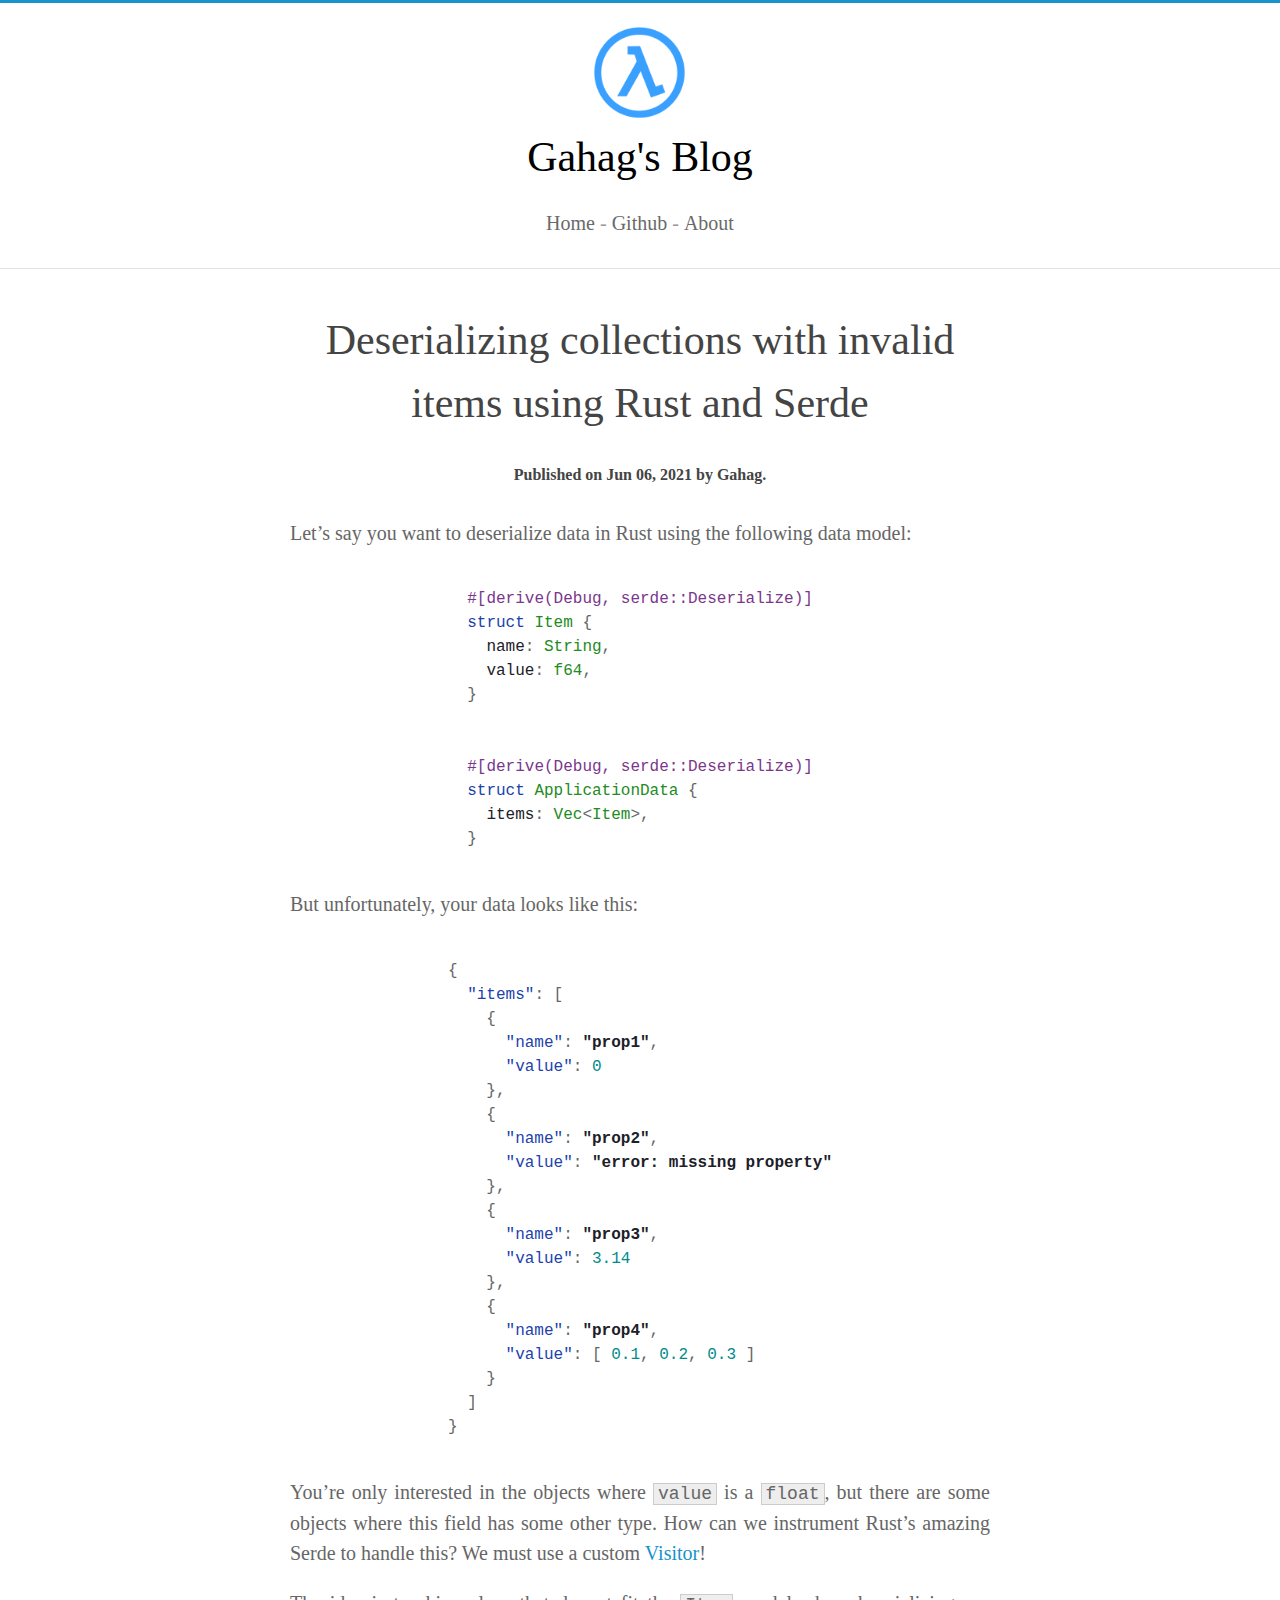
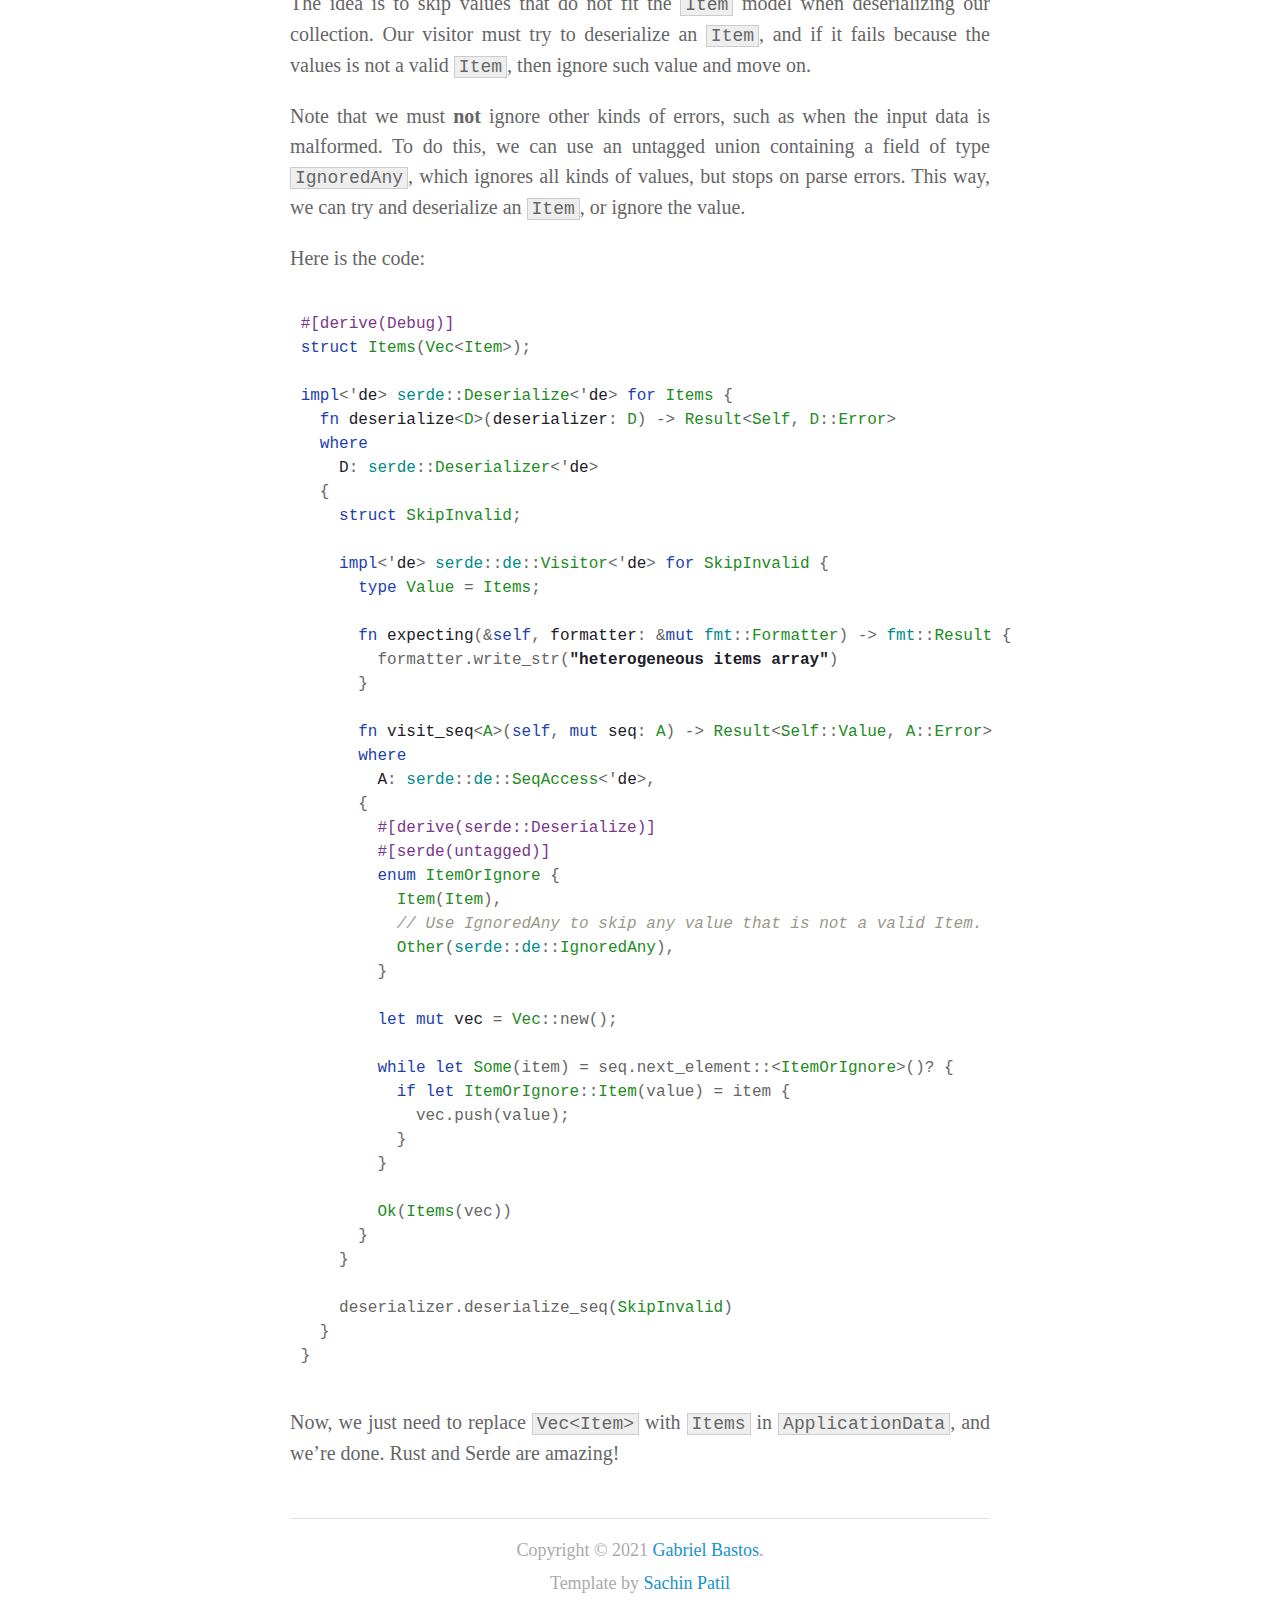
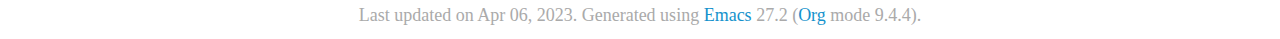
<file: Deserializing collections with invalid items using Rust and Serde.html>
<?xml version="1.0" encoding="utf-8"?>
<!DOCTYPE html PUBLIC "-//W3C//DTD XHTML 1.0 Strict//EN"
"http://www.w3.org/TR/xhtml1/DTD/xhtml1-strict.dtd">
<html xmlns="http://www.w3.org/1999/xhtml" lang="en" xml:lang="en">
<head>
<!-- Apr 06, 2023 -->
<meta http-equiv="Content-Type" content="text/html;charset=utf-8" />
<meta name="viewport" content="width=device-width, initial-scale=1" />
<title>Deserializing collections with invalid items using Rust and Serde</title>
<meta name="generator" content="Org mode" />
<meta name="author" content="Gahag" />
<link rel='icon' type='image/png' href='/images/favicon.png'/>
<meta name='viewport' content='width=device-width, initial-scale=1'>
<link rel='preconnect' href='https://fonts.gstatic.com'>
<link href='https://code.cdn.mozilla.net/fonts/zilla-slab.css' rel='stylesheet'>
<link rel='stylesheet' href='/css/site.css?v=2' type='text/css'/>
<link rel='stylesheet' href='/css/custom.css' type='text/css'/>
<link rel='stylesheet' href='/css/syntax-coloring.css' type='text/css'/>
<script type="text/javascript">
// @license magnet:?xt=urn:btih:e95b018ef3580986a04669f1b5879592219e2a7a&dn=public-domain.txt Public Domain
<!--/*--><![CDATA[/*><!--*/
     function CodeHighlightOn(elem, id)
     {
       var target = document.getElementById(id);
       if(null != target) {
         elem.classList.add("code-highlighted");
         target.classList.add("code-highlighted");
       }
     }
     function CodeHighlightOff(elem, id)
     {
       var target = document.getElementById(id);
       if(null != target) {
         elem.classList.remove("code-highlighted");
         target.classList.remove("code-highlighted");
       }
     }
    /*]]>*///-->
// @license-end
</script>
</head>
<body>
<header id="top" class="status">
<div class='intro'>
	<img src='/images/about/profile.png' alt='gahag' class='no-border'/>
	<h1>
		<span class="black">Gahag's Blog</span>
	</h1>
</div>

<div class='nav'>
	<ul>
		<li><a href='/'>Home</a> -</li>
		<li><a href='http://github.com/gahag'>Github</a> -</li>
		<li><a href='/about/'>About</a></li>
	</ul>
</div>
</header>
<main id="content">
<h1 class="title">Deserializing collections with invalid items using Rust and Serde
<br />
<span class="subtitle">Published on Jun 06, 2021 by Gahag.</span>
</h1>
<p>
Let&rsquo;s say you want to deserialize data in Rust using the following data model:
</p>
<div class="org-src-container">
<pre class="src src-rust"><span class="org-preprocessor">#[derive(Debug, serde::Deserialize)]</span>
<span class="org-keyword">struct</span> <span class="org-type">Item</span> {
  <span class="org-variable-name">name</span>: <span class="org-type">String</span>,
  <span class="org-variable-name">value</span>: <span class="org-type">f64</span>,
}


<span class="org-preprocessor">#[derive(Debug, serde::Deserialize)]</span>
<span class="org-keyword">struct</span> <span class="org-type">ApplicationData</span> {
  <span class="org-variable-name">items</span>: <span class="org-type">Vec</span>&lt;<span class="org-type">Item</span>&gt;,
}
</pre>
</div>

<p>
But unfortunately, your data looks like this:
</p>
<div class="org-src-container">
<pre class="src src-json">{
  <span class="org-keyword">"items"</span>: [
    {
      <span class="org-keyword">"name"</span>: <span class="org-string">"prop1"</span>,
      <span class="org-keyword">"value"</span>: <span class="org-constant">0</span>
    },
    {
      <span class="org-keyword">"name"</span>: <span class="org-string">"prop2"</span>,
      <span class="org-keyword">"value"</span>: <span class="org-string">"error: missing property"</span>
    },
    {
      <span class="org-keyword">"name"</span>: <span class="org-string">"prop3"</span>,
      <span class="org-keyword">"value"</span>: <span class="org-constant">3.14</span>
    },
    {
      <span class="org-keyword">"name"</span>: <span class="org-string">"prop4"</span>,
      <span class="org-keyword">"value"</span>: [ <span class="org-constant">0.1</span>, <span class="org-constant">0.2</span>, <span class="org-constant">0.3</span> ]
    }
  ]
}
</pre>
</div>

<p>
You&rsquo;re only interested in the objects where <code>value</code> is a <code>float</code>, but there are some objects
where this field has some other type. How can we instrument Rust&rsquo;s amazing Serde to handle
this? We must use a custom <a href="https://serde.rs/impl-deserialize.html#the-visitor-trait">Visitor</a>!
</p>

<p>
The idea is to skip values that do not fit the <code>Item</code> model when deserializing our
collection. Our visitor must try to deserialize an <code>Item</code>, and if it fails because the
values is not a valid <code>Item</code>, then ignore such value and move on.
</p>

<p>
Note that we must <b>not</b> ignore other kinds of errors, such as when the input data is
malformed. To do this, we can use an untagged union containing a field of type <code>IgnoredAny</code>,
which ignores all kinds of values, but stops on parse errors. This way, we can try and
deserialize an <code>Item</code>, or ignore the value.
</p>

<p>
Here is the code:
</p>
<div class="org-src-container">
<pre class="src src-rust"><span class="org-preprocessor">#[derive(Debug)]</span>
<span class="org-keyword">struct</span> <span class="org-type">Items</span>(<span class="org-type">Vec</span>&lt;<span class="org-type">Item</span>&gt;);

<span class="org-keyword">impl</span>&lt;'<span class="org-variable-name">de</span>&gt; <span class="org-constant">serde</span>::<span class="org-type">Deserialize</span>&lt;'<span class="org-variable-name">de</span>&gt; <span class="org-keyword">for</span> <span class="org-type">Items</span> {
  <span class="org-keyword">fn</span> <span class="org-function-name">deserialize</span>&lt;<span class="org-type">D</span>&gt;(<span class="org-variable-name">deserializer</span>: <span class="org-type">D</span>) -&gt; <span class="org-type">Result</span>&lt;<span class="org-type">Self</span>, <span class="org-type">D</span>::<span class="org-type">Error</span>&gt;
  <span class="org-keyword">where</span>
    <span class="org-variable-name">D</span>: <span class="org-constant">serde</span>::<span class="org-type">Deserializer</span>&lt;'<span class="org-variable-name">de</span>&gt;
  {
    <span class="org-keyword">struct</span> <span class="org-type">SkipInvalid</span>;

    <span class="org-keyword">impl</span>&lt;'<span class="org-variable-name">de</span>&gt; <span class="org-constant">serde</span>::<span class="org-constant">de</span>::<span class="org-type">Visitor</span>&lt;'<span class="org-variable-name">de</span>&gt; <span class="org-keyword">for</span> <span class="org-type">SkipInvalid</span> {
      <span class="org-keyword">type</span> <span class="org-type">Value</span> = <span class="org-type">Items</span>;

      <span class="org-keyword">fn</span> <span class="org-function-name">expecting</span>(<span class="org-rust-ampersand">&amp;</span><span class="org-keyword">self</span>, <span class="org-variable-name">formatter</span>: <span class="org-rust-ampersand">&amp;</span><span class="org-keyword">mut</span> <span class="org-constant">fmt</span>::<span class="org-type">Formatter</span>) -&gt; <span class="org-constant">fmt</span>::<span class="org-type">Result</span> {
        formatter.write_str(<span class="org-string">"heterogeneous items array"</span>)
      }

      <span class="org-keyword">fn</span> <span class="org-function-name">visit_seq</span>&lt;<span class="org-type">A</span>&gt;(<span class="org-keyword">self</span>, <span class="org-keyword">mut</span> <span class="org-variable-name">seq</span>: <span class="org-type">A</span>) -&gt; <span class="org-type">Result</span>&lt;<span class="org-type">Self</span>::<span class="org-type">Value</span>, <span class="org-type">A</span>::<span class="org-type">Error</span>&gt;
      <span class="org-keyword">where</span>
        <span class="org-variable-name">A</span>: <span class="org-constant">serde</span>::<span class="org-constant">de</span>::<span class="org-type">SeqAccess</span>&lt;'<span class="org-variable-name">de</span>&gt;,
      {
        <span class="org-preprocessor">#[derive(serde::Deserialize)]</span>
        <span class="org-preprocessor">#[serde(untagged)]</span>
        <span class="org-keyword">enum</span> <span class="org-type">ItemOrIgnore</span> {
          <span class="org-type">Item</span>(<span class="org-type">Item</span>),
          <span class="org-comment-delimiter">// </span><span class="org-comment">Use IgnoredAny to skip any value that is not a valid Item.</span>
          <span class="org-type">Other</span>(<span class="org-constant">serde</span>::<span class="org-constant">de</span>::<span class="org-type">IgnoredAny</span>),
        }

        <span class="org-keyword">let</span> <span class="org-keyword">mut</span> <span class="org-variable-name">vec</span> = <span class="org-type">Vec</span>::new();

        <span class="org-keyword">while</span> <span class="org-keyword">let</span> <span class="org-type">Some</span>(item) = seq.next_element::&lt;<span class="org-type">ItemOrIgnore</span>&gt;()<span class="org-rust-question-mark">?</span> {
          <span class="org-keyword">if</span> <span class="org-keyword">let</span> <span class="org-type">ItemOrIgnore</span>::<span class="org-type">Item</span>(value) = item {
            vec.push(value);
          }
        }

        <span class="org-type">Ok</span>(<span class="org-type">Items</span>(vec))
      }
    }

    deserializer.deserialize_seq(<span class="org-type">SkipInvalid</span>)
  }
}
</pre>
</div>


<p>
Now, we just need to replace <code>Vec&lt;Item&gt;</code> with <code>Items</code> in <code>ApplicationData</code>, and we&rsquo;re done. Rust
and Serde are amazing!
</p>
</main>
<footer id="postamble" class="status">
<div class='footer'>
  Copyright © 2021 <a href='mailto:gabriel.s.b@live.com'>Gabriel Bastos</a>.<br>
  Template by <a href='https://gitlab.com/psachin/psachin.gitlab.io/'>Sachin Patil</a> <br>
  Last updated on Apr 06, 2023. Generated using <a href="https://www.gnu.org/software/emacs/">Emacs</a> 27.2 (<a href="https://orgmode.org">Org</a> mode 9.4.4).
</div>
</footer>
</body>
</html>
</file>
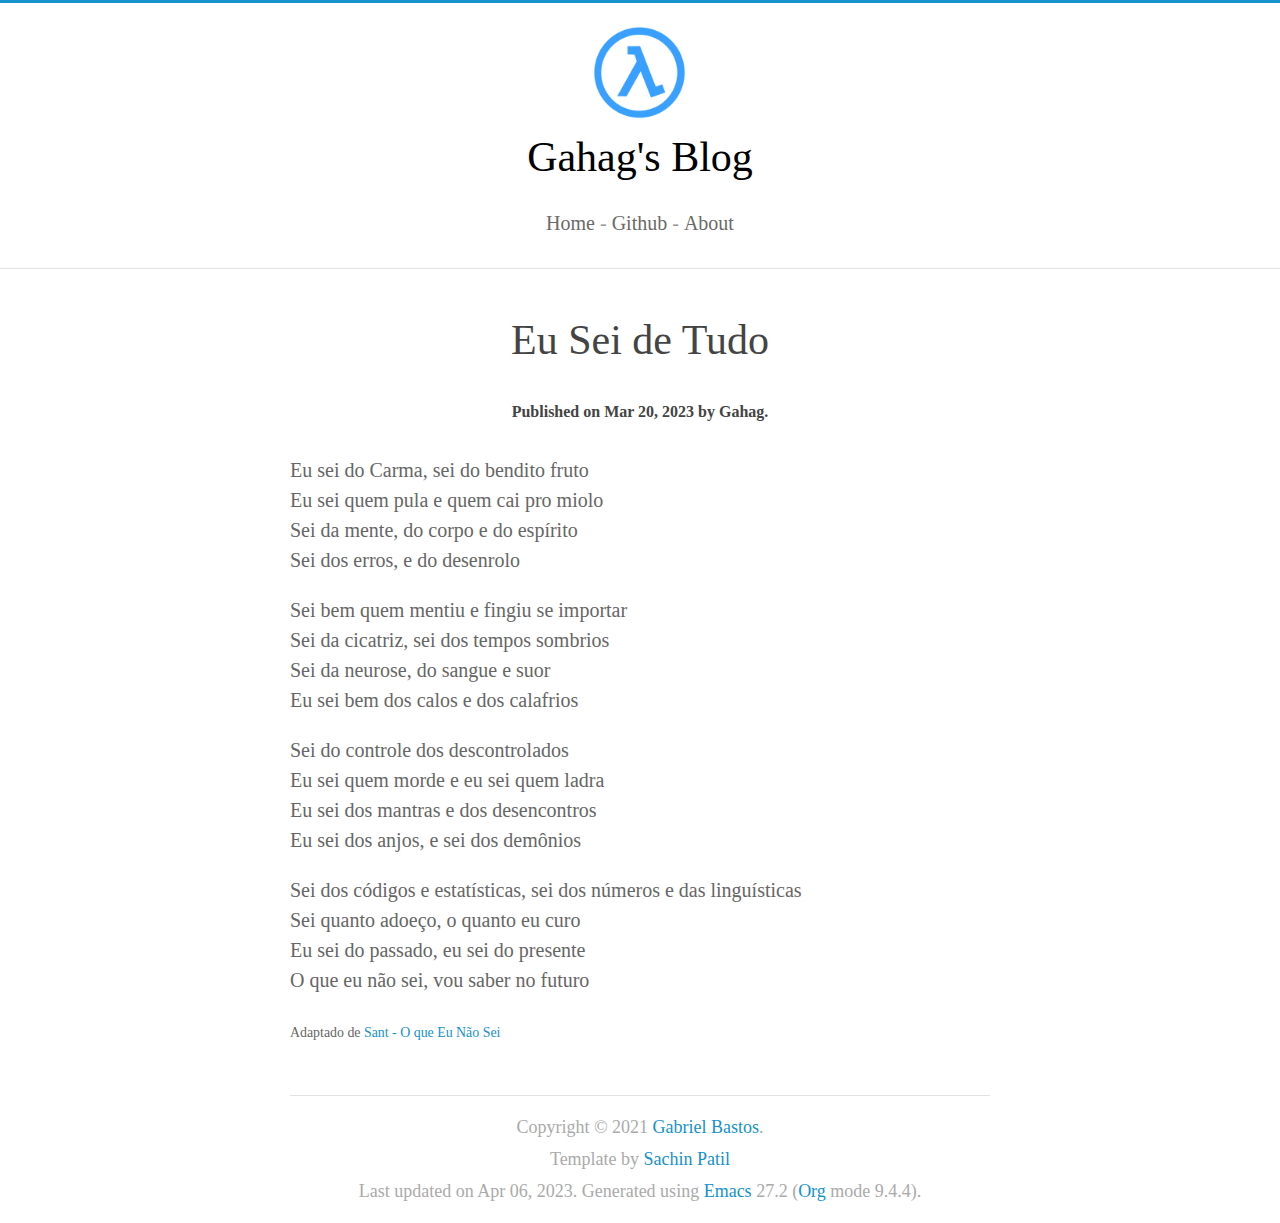
<file: Eu sei de tudo.html>
<?xml version="1.0" encoding="utf-8"?>
<!DOCTYPE html PUBLIC "-//W3C//DTD XHTML 1.0 Strict//EN"
"http://www.w3.org/TR/xhtml1/DTD/xhtml1-strict.dtd">
<html xmlns="http://www.w3.org/1999/xhtml" lang="en" xml:lang="en">
<head>
<!-- Apr 06, 2023 -->
<meta http-equiv="Content-Type" content="text/html;charset=utf-8" />
<meta name="viewport" content="width=device-width, initial-scale=1" />
<title>Eu Sei de Tudo</title>
<meta name="generator" content="Org mode" />
<meta name="author" content="Gahag" />
<link rel='icon' type='image/png' href='/images/favicon.png'/>
<meta name='viewport' content='width=device-width, initial-scale=1'>
<link rel='preconnect' href='https://fonts.gstatic.com'>
<link href='https://code.cdn.mozilla.net/fonts/zilla-slab.css' rel='stylesheet'>
<link rel='stylesheet' href='/css/site.css?v=2' type='text/css'/>
<link rel='stylesheet' href='/css/custom.css' type='text/css'/>
<link rel='stylesheet' href='/css/syntax-coloring.css' type='text/css'/>
<script type="text/javascript">
// @license magnet:?xt=urn:btih:e95b018ef3580986a04669f1b5879592219e2a7a&dn=public-domain.txt Public Domain
<!--/*--><![CDATA[/*><!--*/
     function CodeHighlightOn(elem, id)
     {
       var target = document.getElementById(id);
       if(null != target) {
         elem.classList.add("code-highlighted");
         target.classList.add("code-highlighted");
       }
     }
     function CodeHighlightOff(elem, id)
     {
       var target = document.getElementById(id);
       if(null != target) {
         elem.classList.remove("code-highlighted");
         target.classList.remove("code-highlighted");
       }
     }
    /*]]>*///-->
// @license-end
</script>
</head>
<body>
<header id="top" class="status">
<div class='intro'>
	<img src='/images/about/profile.png' alt='gahag' class='no-border'/>
	<h1>
		<span class="black">Gahag's Blog</span>
	</h1>
</div>

<div class='nav'>
	<ul>
		<li><a href='/'>Home</a> -</li>
		<li><a href='http://github.com/gahag'>Github</a> -</li>
		<li><a href='/about/'>About</a></li>
	</ul>
</div>
</header>
<main id="content">
<h1 class="title">Eu Sei de Tudo
<br />
<span class="subtitle">Published on Mar 20, 2023 by Gahag.</span>
</h1>
<p>
Eu sei do Carma, sei do bendito fruto <br />
Eu sei quem pula e quem cai pro miolo <br />
Sei da mente, do corpo e do espírito <br />
Sei dos erros, e do desenrolo <br />
</p>

<p>
Sei bem quem mentiu e fingiu se importar <br />
Sei da cicatriz, sei dos tempos sombrios <br />
Sei da neurose, do sangue e suor <br />
Eu sei bem dos calos e dos calafrios <br />
</p>

<p>
Sei do controle dos descontrolados <br />
Eu sei quem morde e eu sei quem ladra <br />
Eu sei dos mantras e dos desencontros <br />
Eu sei dos anjos, e sei dos demônios <br />
</p>

<p>
Sei dos códigos e estatísticas, sei dos números e das linguísticas <br />
Sei quanto adoeço, o quanto eu curo <br />
Eu sei do passado, eu sei do presente <br />
O que eu não sei, vou saber no futuro <br />
</p>

<p>
<small><small>Adaptado de <a href="https://www.youtube.com/watch?v=hYVNHo6ANZw">Sant - O que Eu Não Sei</a></small></small>
</p>
</main>
<footer id="postamble" class="status">
<div class='footer'>
  Copyright © 2021 <a href='mailto:gabriel.s.b@live.com'>Gabriel Bastos</a>.<br>
  Template by <a href='https://gitlab.com/psachin/psachin.gitlab.io/'>Sachin Patil</a> <br>
  Last updated on Apr 06, 2023. Generated using <a href="https://www.gnu.org/software/emacs/">Emacs</a> 27.2 (<a href="https://orgmode.org">Org</a> mode 9.4.4).
</div>
</footer>
</body>
</html>
</file>
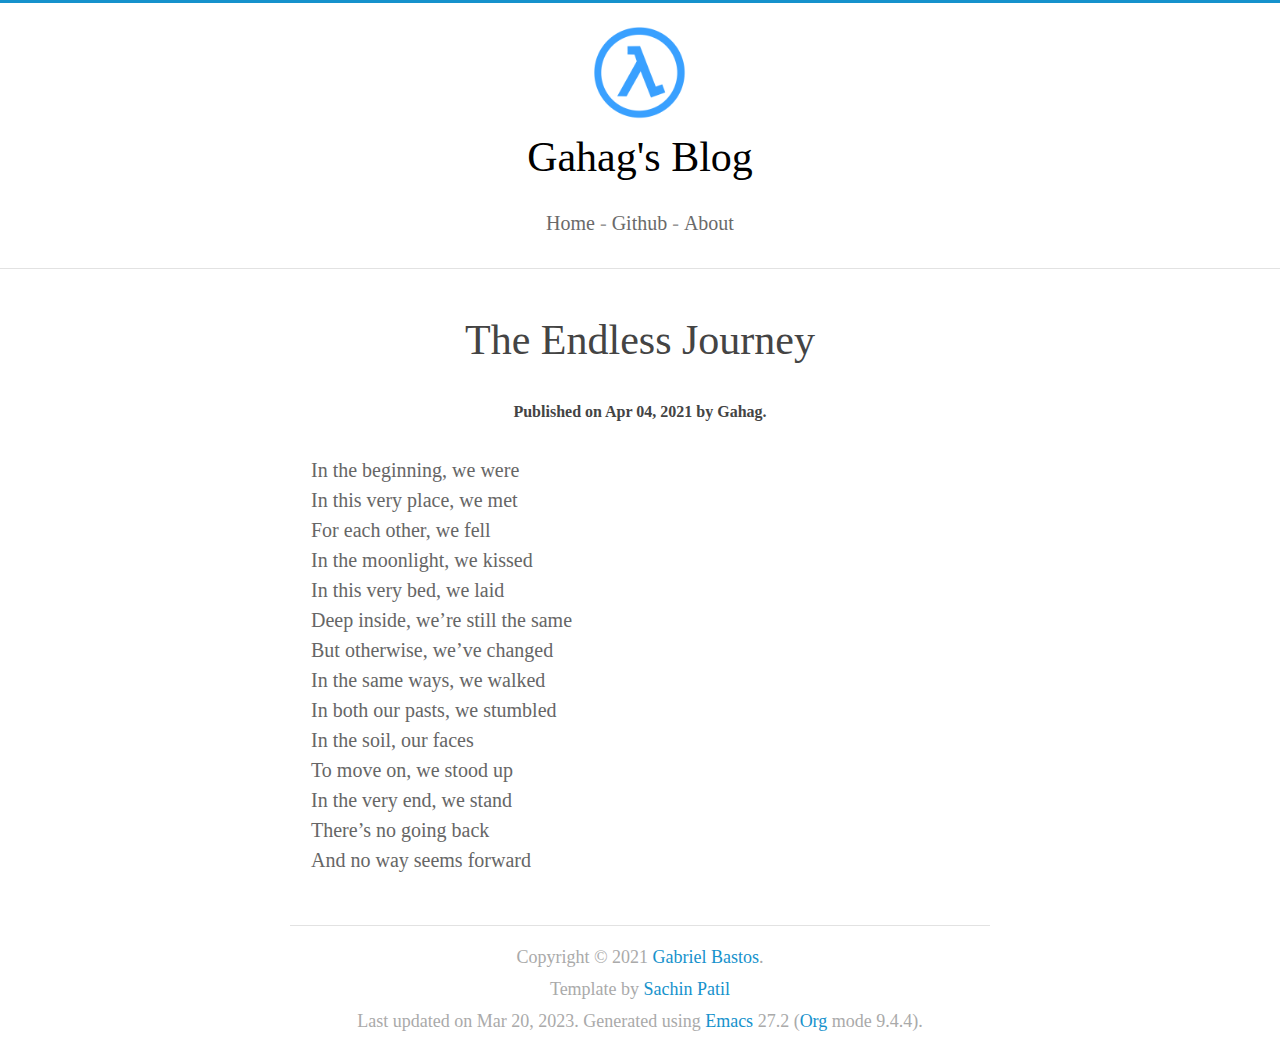
<file: The Endless Journey.html>
<?xml version="1.0" encoding="utf-8"?>
<!DOCTYPE html PUBLIC "-//W3C//DTD XHTML 1.0 Strict//EN"
"http://www.w3.org/TR/xhtml1/DTD/xhtml1-strict.dtd">
<html xmlns="http://www.w3.org/1999/xhtml" lang="en" xml:lang="en">
<head>
<!-- Mar 20, 2023 -->
<meta http-equiv="Content-Type" content="text/html;charset=utf-8" />
<meta name="viewport" content="width=device-width, initial-scale=1" />
<title>The Endless Journey</title>
<meta name="generator" content="Org mode" />
<meta name="author" content="Gahag" />
<link rel='icon' type='image/png' href='/images/favicon.png'/>
<meta name='viewport' content='width=device-width, initial-scale=1'>
<link rel='preconnect' href='https://fonts.gstatic.com'>
<link href='https://code.cdn.mozilla.net/fonts/zilla-slab.css' rel='stylesheet'>
<link rel='stylesheet' href='/css/site.css?v=2' type='text/css'/>
<link rel='stylesheet' href='/css/custom.css' type='text/css'/>
<link rel='stylesheet' href='/css/syntax-coloring.css' type='text/css'/>
<script type="text/javascript">
// @license magnet:?xt=urn:btih:e95b018ef3580986a04669f1b5879592219e2a7a&dn=public-domain.txt Public Domain
<!--/*--><![CDATA[/*><!--*/
     function CodeHighlightOn(elem, id)
     {
       var target = document.getElementById(id);
       if(null != target) {
         elem.classList.add("code-highlighted");
         target.classList.add("code-highlighted");
       }
     }
     function CodeHighlightOff(elem, id)
     {
       var target = document.getElementById(id);
       if(null != target) {
         elem.classList.remove("code-highlighted");
         target.classList.remove("code-highlighted");
       }
     }
    /*]]>*///-->
// @license-end
</script>
</head>
<body>
<header id="top" class="status">
<div class='intro'>
	<img src='/images/about/profile.png' alt='gahag' class='no-border'/>
	<h1>
		<span class="black">Gahag's Blog</span>
	</h1>
</div>

<div class='nav'>
	<ul>
		<li><a href='/'>Home</a> -</li>
		<li><a href='http://github.com/gahag'>Github</a> -</li>
		<li><a href='/about/'>About</a></li>
	</ul>
</div>
</header>
<main id="content">
<h1 class="title">The Endless Journey
<br />
<span class="subtitle">Published on Apr 04, 2021 by Gahag.</span>
</h1>
<p class="verse">
In the beginning, we were<br />
In this very place, we met<br />
For each other, we fell<br />
In the moonlight, we kissed<br />
In this very bed, we laid<br />
Deep inside, we&rsquo;re still the same<br />
But otherwise, we&rsquo;ve changed<br />
In the same ways, we walked<br />
In both our pasts, we stumbled<br />
In the soil, our faces<br />
To move on, we stood up<br />
In the very end, we stand<br />
There&rsquo;s no going back<br />
And no way seems forward<br />
</p>
</main>
<footer id="postamble" class="status">
<div class='footer'>
  Copyright © 2021 <a href='mailto:gabriel.s.b@live.com'>Gabriel Bastos</a>.<br>
  Template by <a href='https://gitlab.com/psachin/psachin.gitlab.io/'>Sachin Patil</a> <br>
  Last updated on Mar 20, 2023. Generated using <a href="https://www.gnu.org/software/emacs/">Emacs</a> 27.2 (<a href="https://orgmode.org">Org</a> mode 9.4.4).
</div>
</footer>
</body>
</html>
</file>
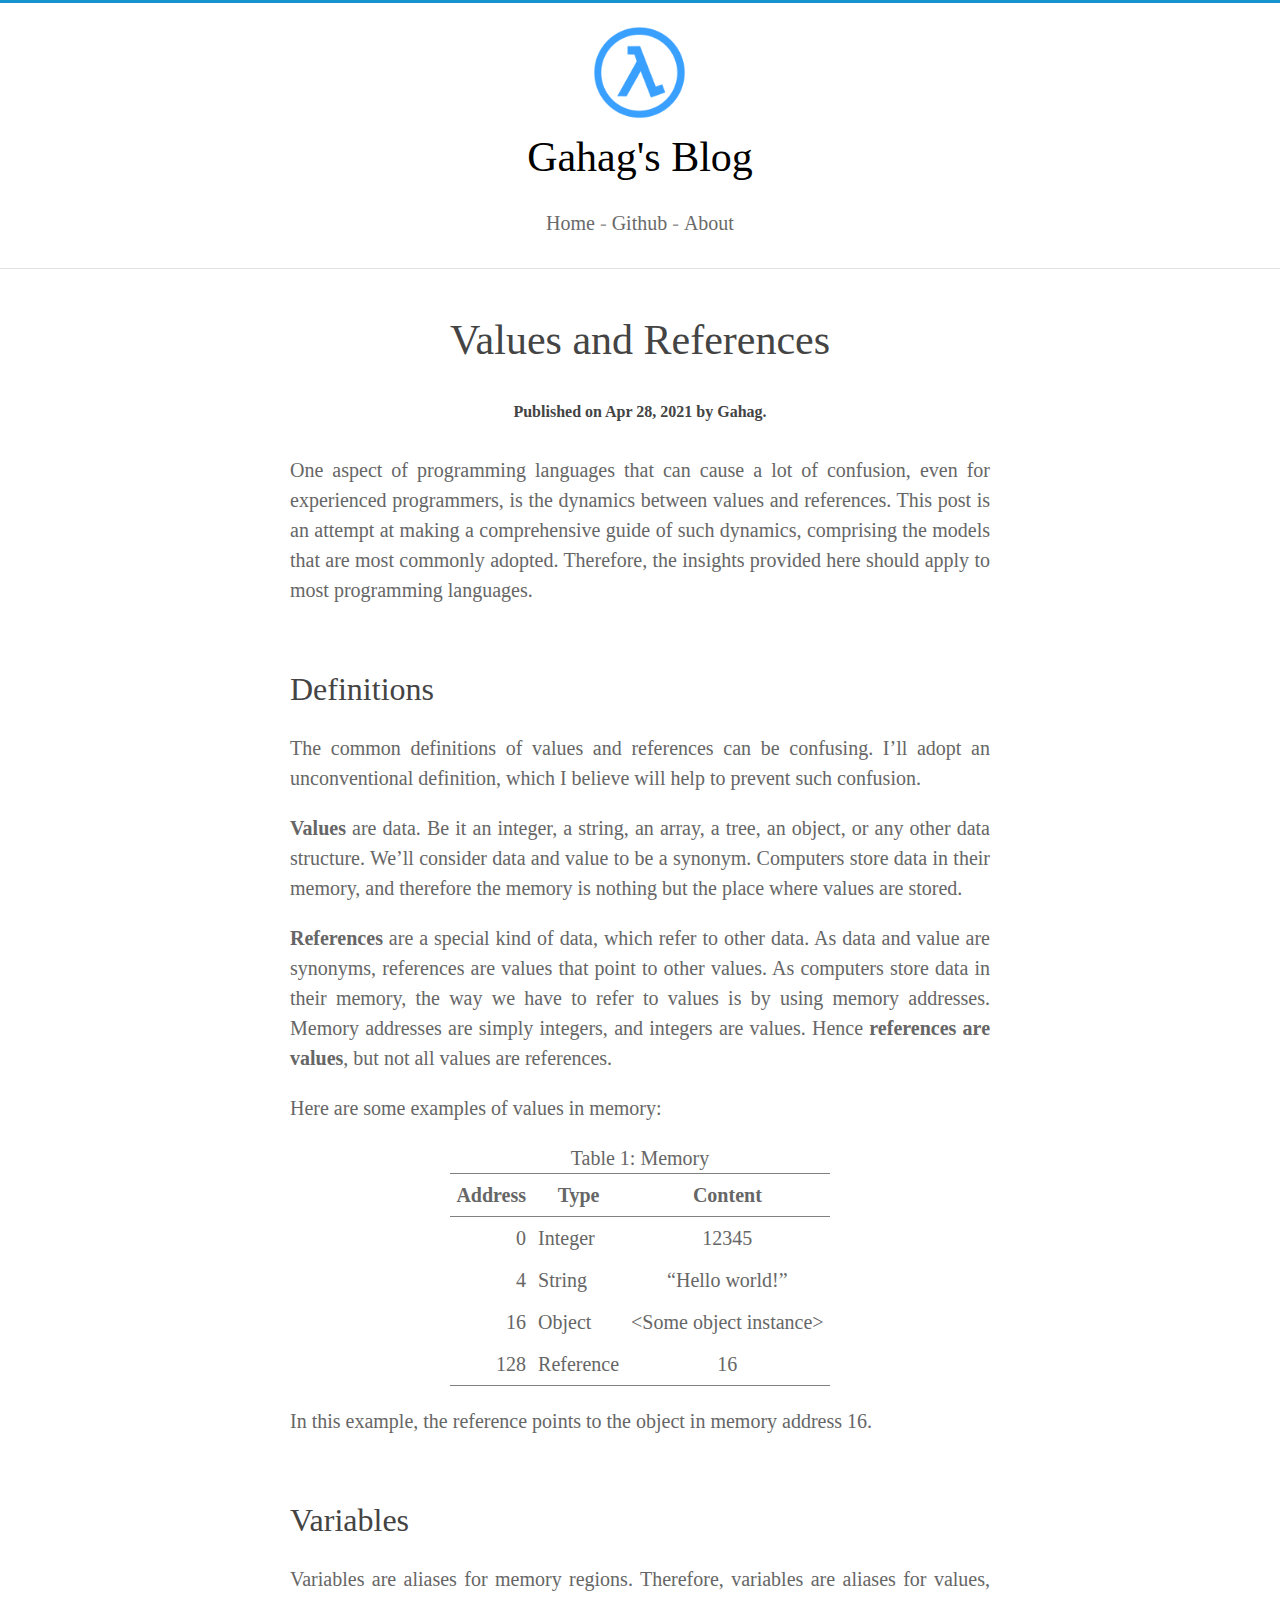
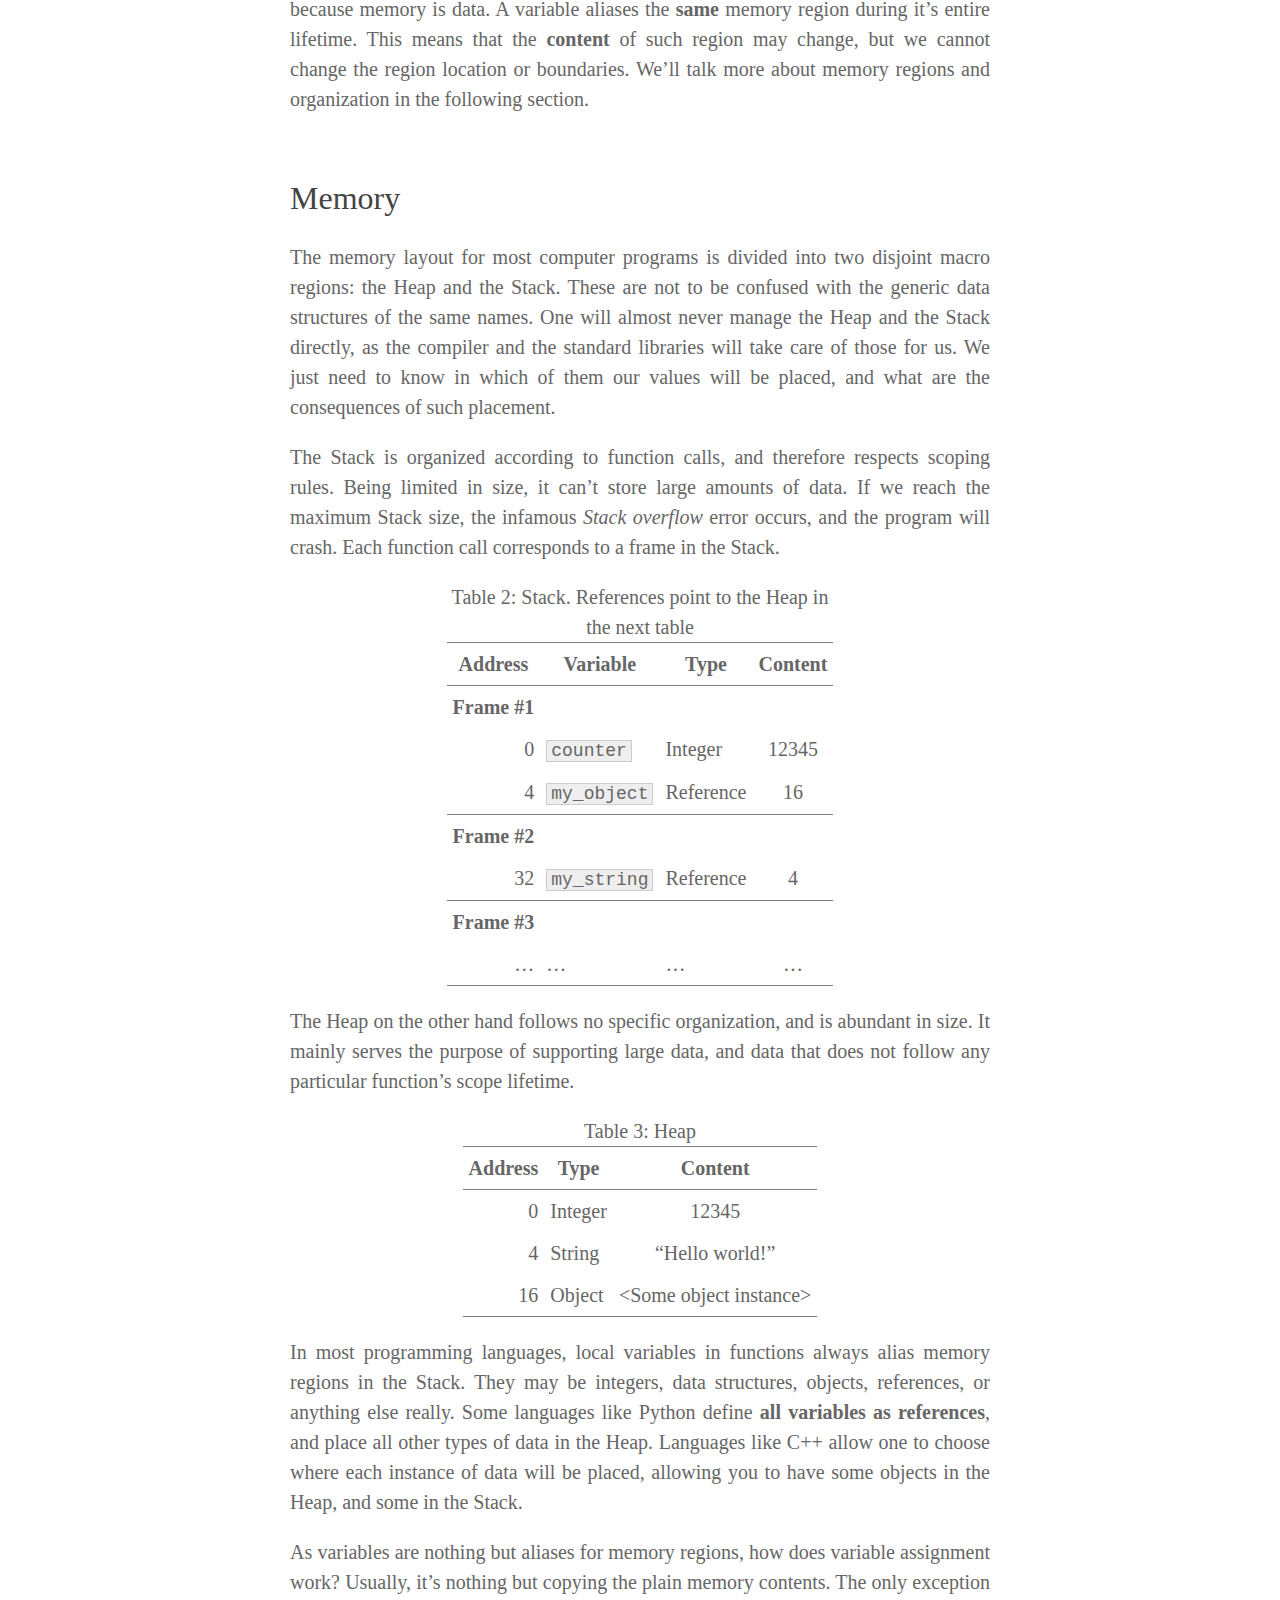
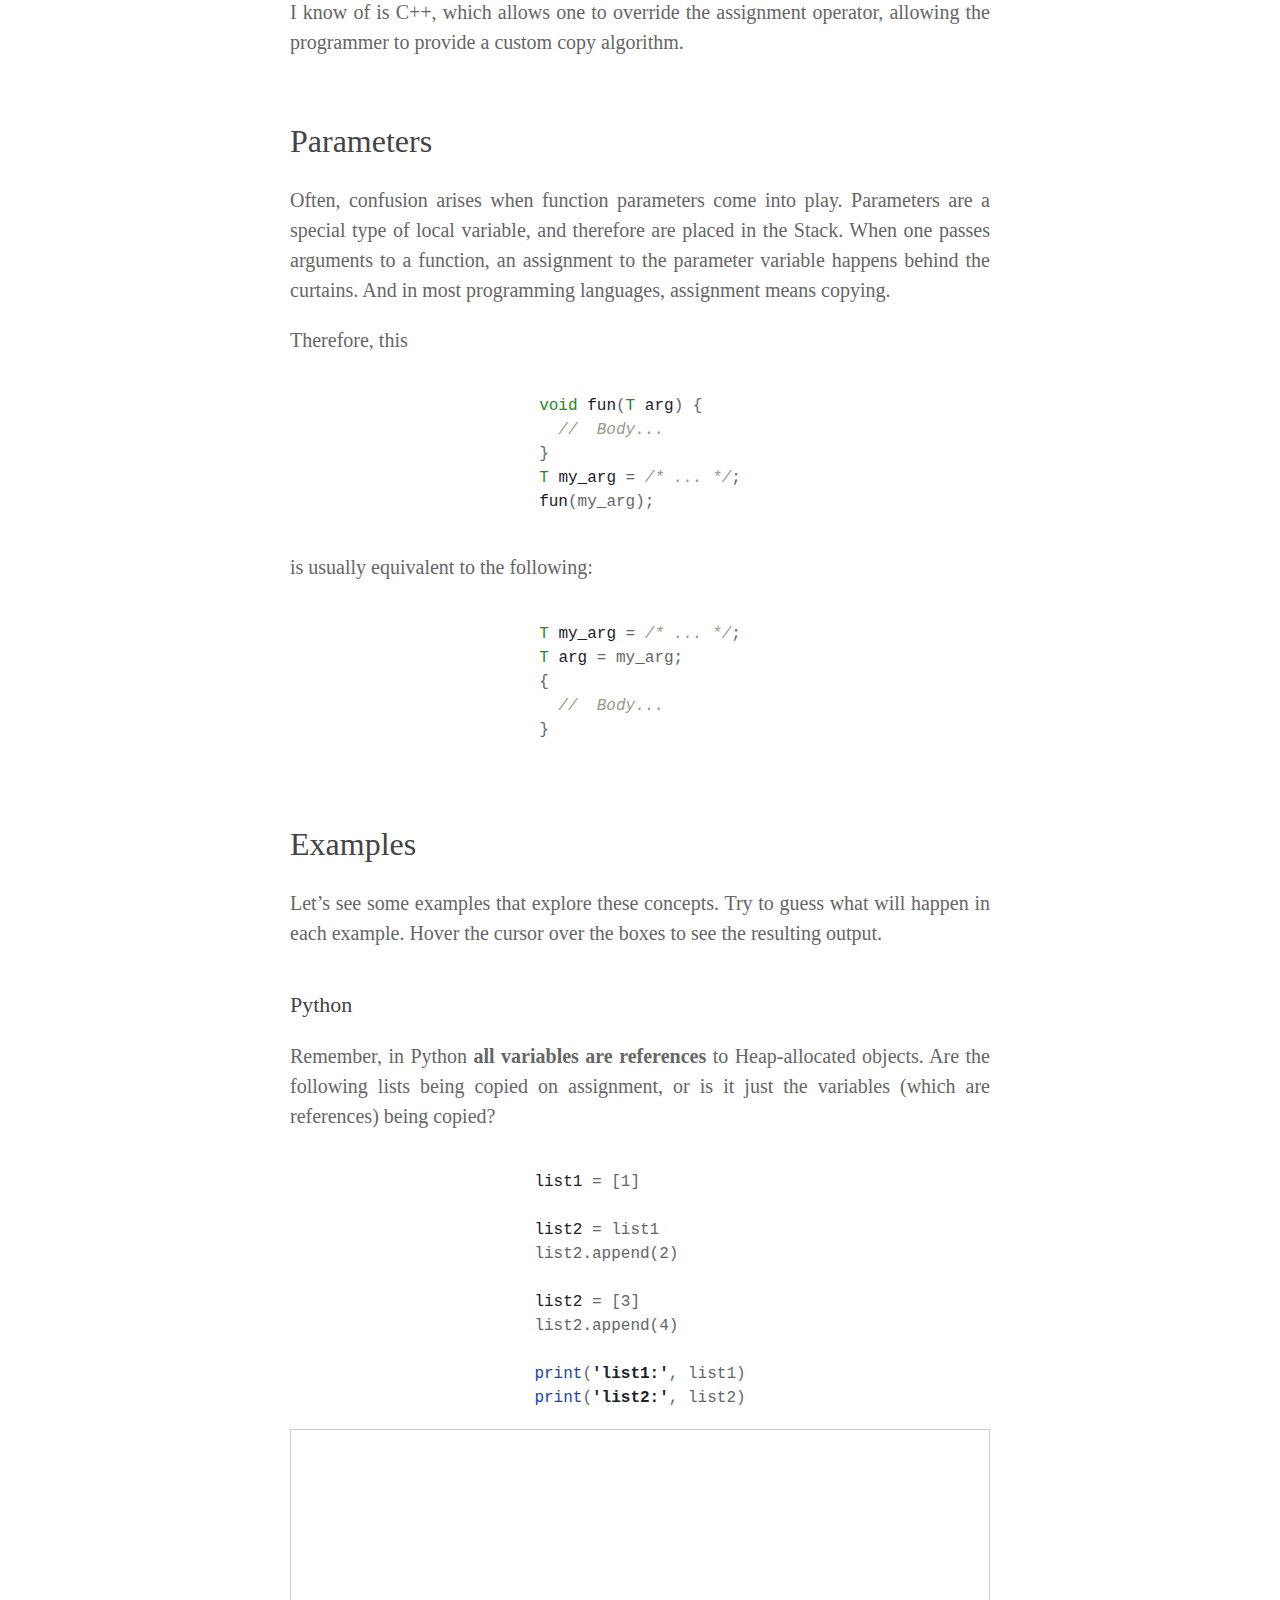
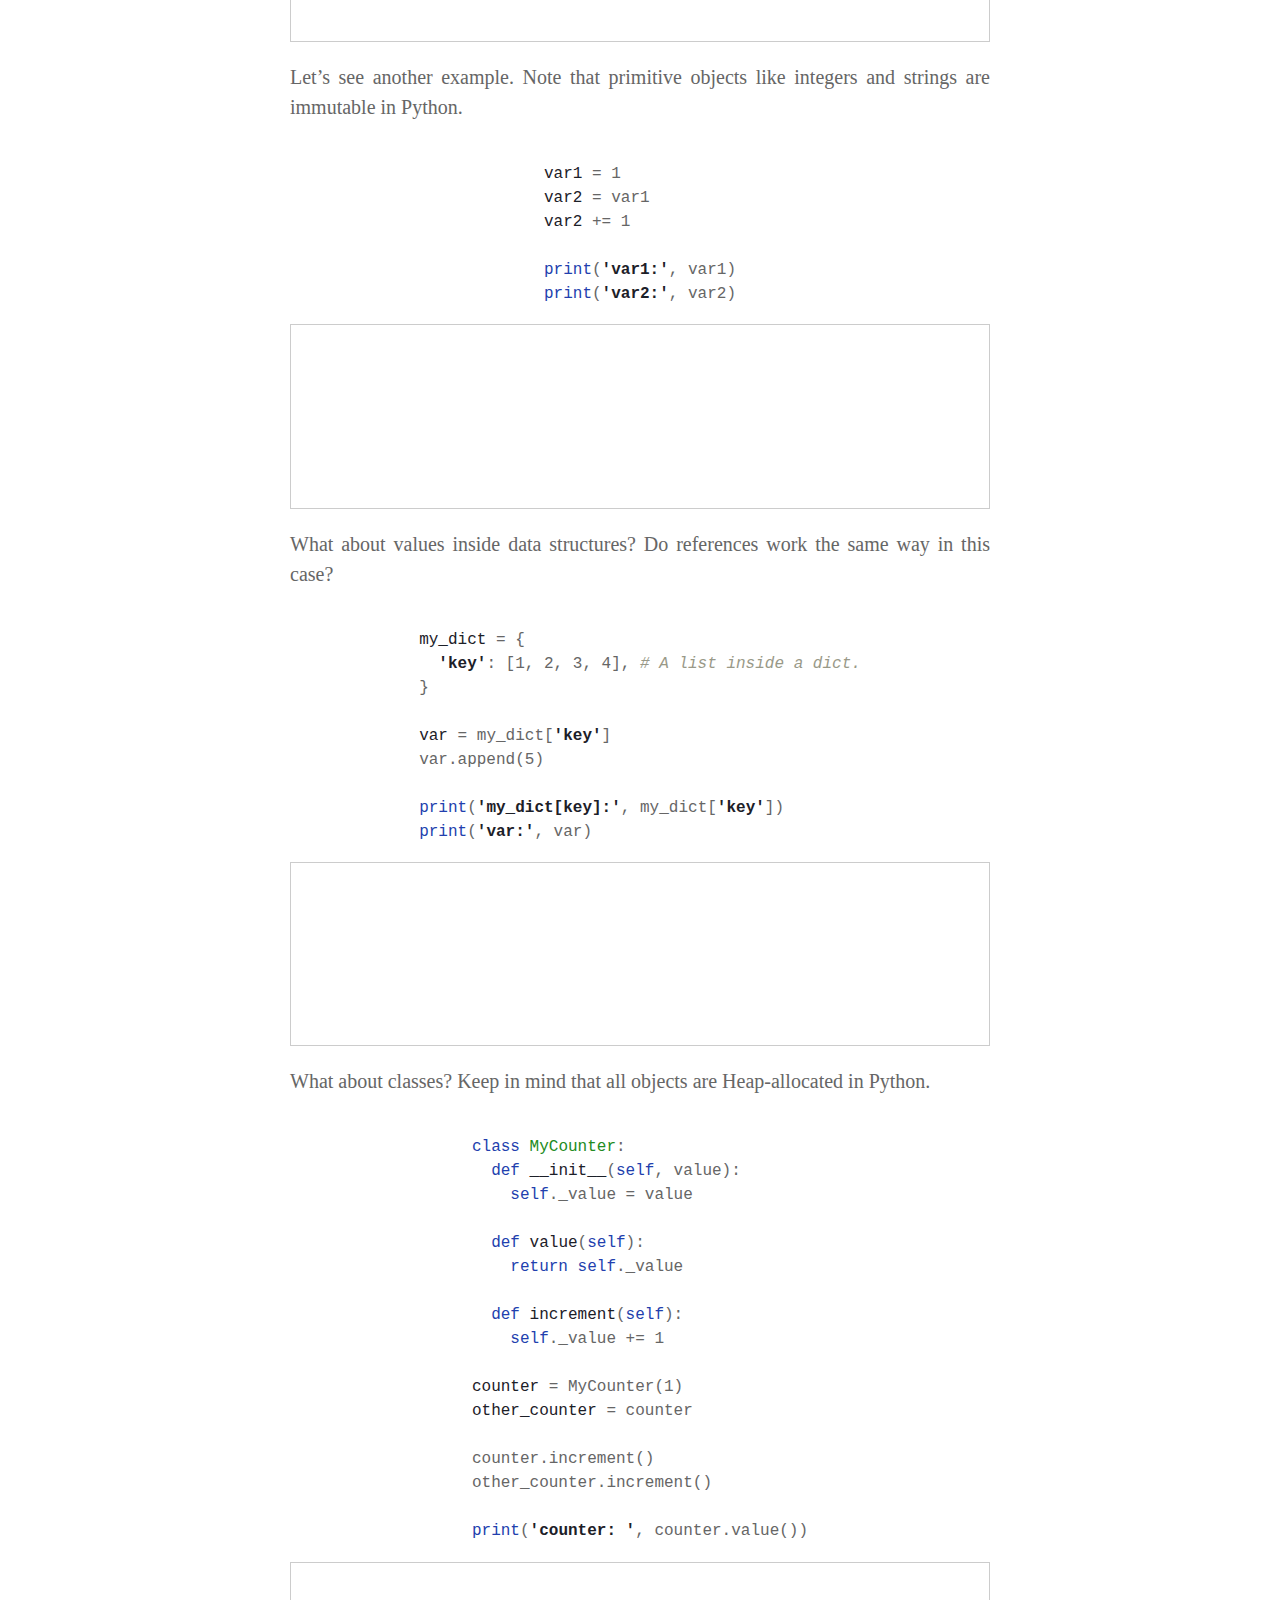
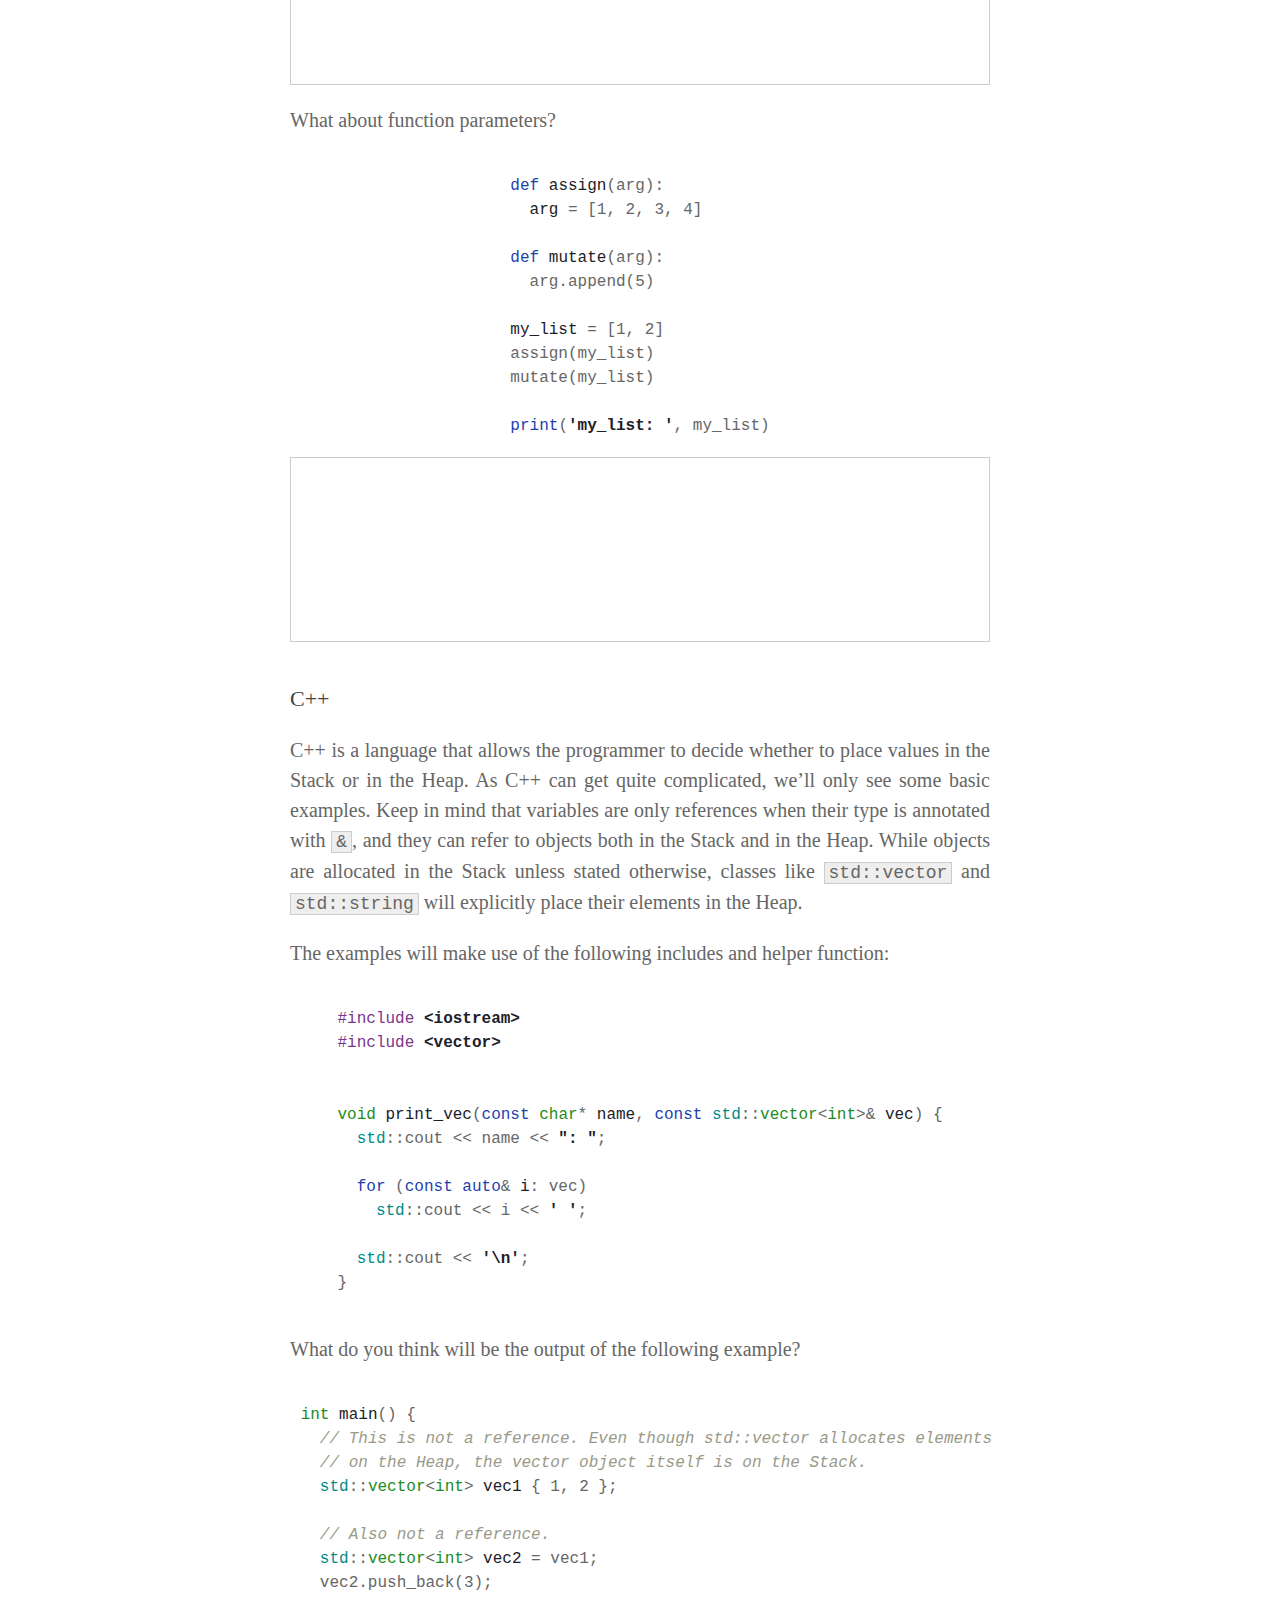
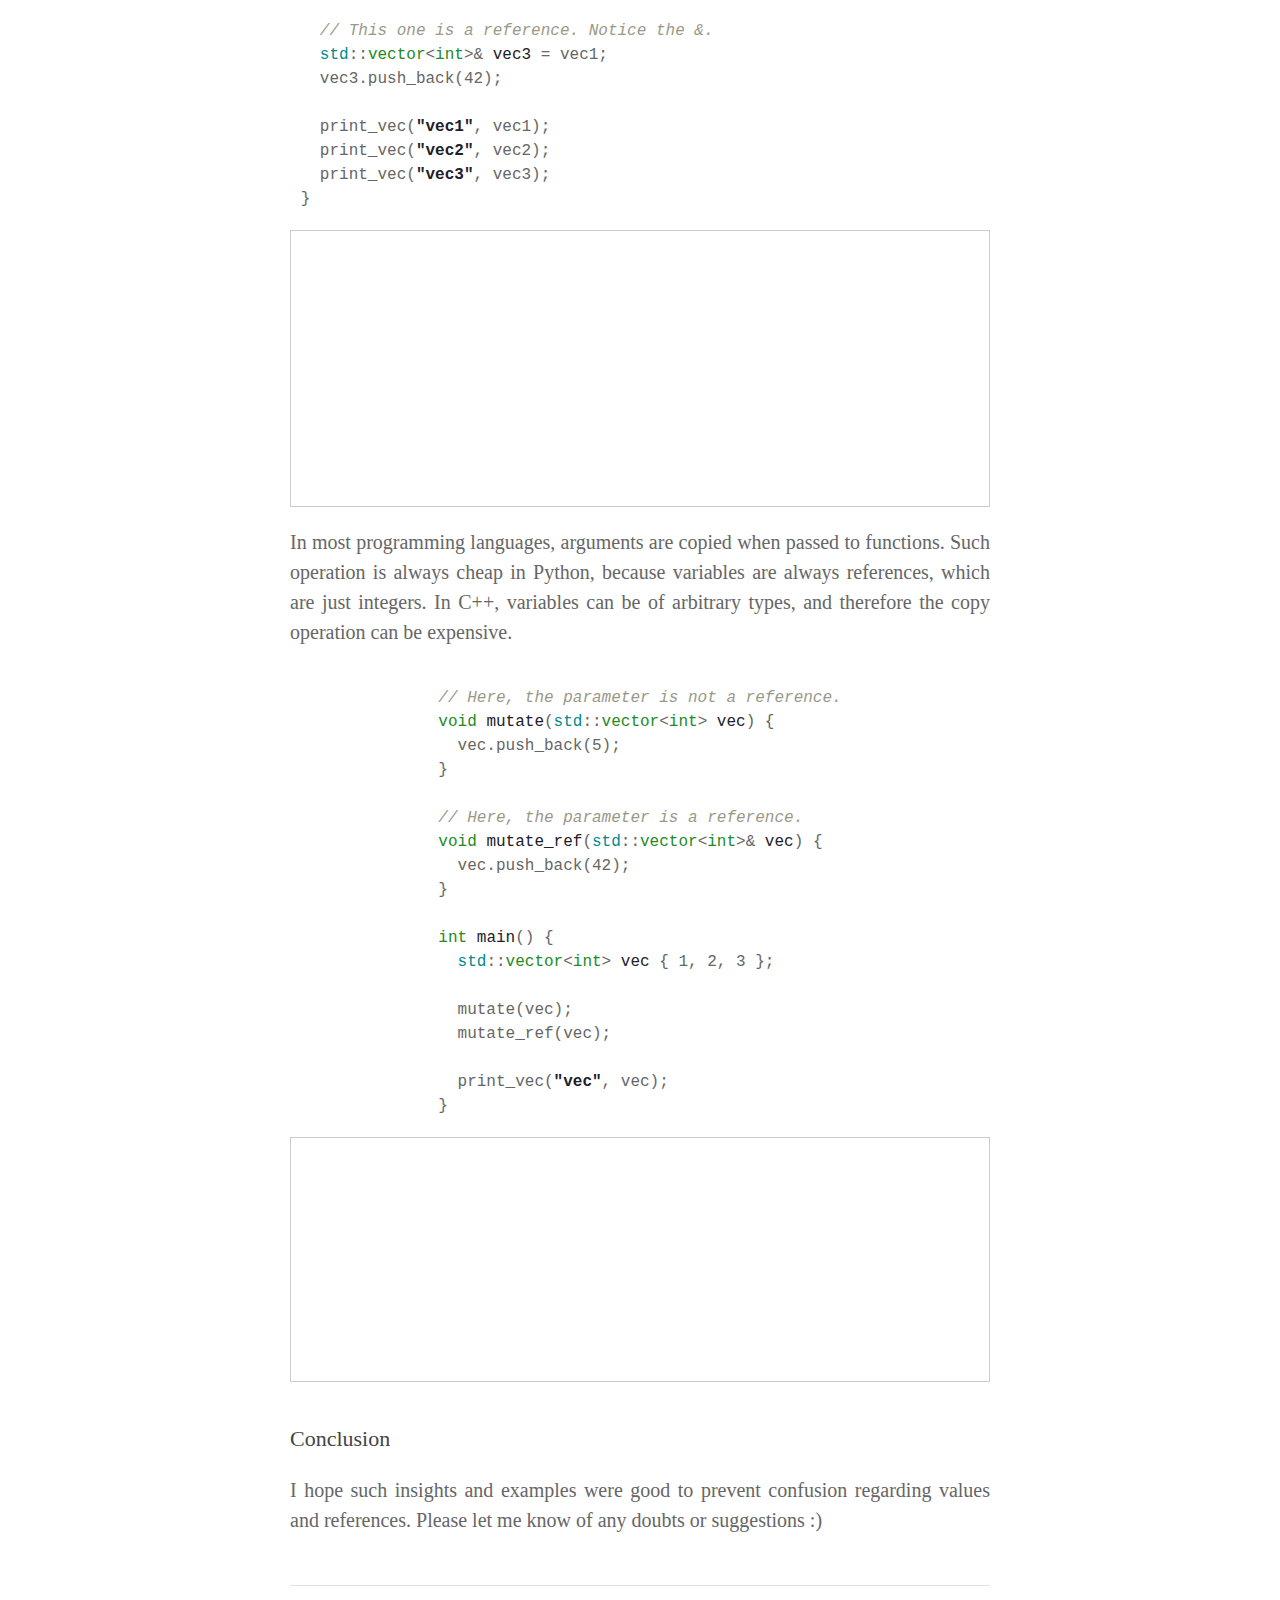
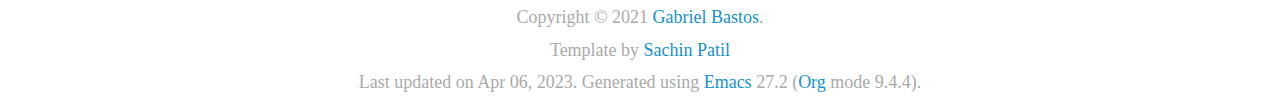
<file: Values and References.html>
<?xml version="1.0" encoding="utf-8"?>
<!DOCTYPE html PUBLIC "-//W3C//DTD XHTML 1.0 Strict//EN"
"http://www.w3.org/TR/xhtml1/DTD/xhtml1-strict.dtd">
<html xmlns="http://www.w3.org/1999/xhtml" lang="en" xml:lang="en">
<head>
<!-- Apr 06, 2023 -->
<meta http-equiv="Content-Type" content="text/html;charset=utf-8" />
<meta name="viewport" content="width=device-width, initial-scale=1" />
<title>Values and References</title>
<meta name="generator" content="Org mode" />
<meta name="author" content="Gahag" />
<link rel='icon' type='image/png' href='/images/favicon.png'/>
<meta name='viewport' content='width=device-width, initial-scale=1'>
<link rel='preconnect' href='https://fonts.gstatic.com'>
<link href='https://code.cdn.mozilla.net/fonts/zilla-slab.css' rel='stylesheet'>
<link rel='stylesheet' href='/css/site.css?v=2' type='text/css'/>
<link rel='stylesheet' href='/css/custom.css' type='text/css'/>
<link rel='stylesheet' href='/css/syntax-coloring.css' type='text/css'/>
<script type="text/javascript">
// @license magnet:?xt=urn:btih:e95b018ef3580986a04669f1b5879592219e2a7a&dn=public-domain.txt Public Domain
<!--/*--><![CDATA[/*><!--*/
     function CodeHighlightOn(elem, id)
     {
       var target = document.getElementById(id);
       if(null != target) {
         elem.classList.add("code-highlighted");
         target.classList.add("code-highlighted");
       }
     }
     function CodeHighlightOff(elem, id)
     {
       var target = document.getElementById(id);
       if(null != target) {
         elem.classList.remove("code-highlighted");
         target.classList.remove("code-highlighted");
       }
     }
    /*]]>*///-->
// @license-end
</script>
</head>
<body>
<header id="top" class="status">
<div class='intro'>
	<img src='/images/about/profile.png' alt='gahag' class='no-border'/>
	<h1>
		<span class="black">Gahag's Blog</span>
	</h1>
</div>

<div class='nav'>
	<ul>
		<li><a href='/'>Home</a> -</li>
		<li><a href='http://github.com/gahag'>Github</a> -</li>
		<li><a href='/about/'>About</a></li>
	</ul>
</div>
</header>
<main id="content">
<h1 class="title">Values and References
<br />
<span class="subtitle">Published on Apr 28, 2021 by Gahag.</span>
</h1>
<p>
One aspect of programming languages that can cause a lot of confusion, even for
experienced programmers, is the dynamics between values and references. This post is an
attempt at making a comprehensive guide of such dynamics, comprising the models that are
most commonly adopted. Therefore, the insights provided here should apply to most
programming languages.
</p>

<section id="outline-container-org0f7fd29" class="outline-2">
<h2 id="org0f7fd29">Definitions</h2>
<div class="outline-text-2" id="text-org0f7fd29">
<p>
The common definitions of values and references can be confusing. I&rsquo;ll adopt an
unconventional definition, which I believe will help to prevent such confusion.
</p>

<p>
<b>Values</b> are data. Be it an integer, a string, an array, a tree, an object, or any other
data structure. We&rsquo;ll consider data and value to be a synonym. Computers store data in
their memory, and therefore the memory is nothing but the place where values are stored.
</p>

<p>
<b>References</b> are a special kind of data, which refer to other data. As data and value are
synonyms, references are values that point to other values. As computers store data in
their memory, the way we have to refer to values is by using memory addresses. Memory
addresses are simply integers, and integers are values. Hence <b>references are values</b>, but
not all values are references.
</p>

<p>
Here are some examples of values in memory:
</p>
<table border="2" cellspacing="0" cellpadding="6" rules="groups" frame="hsides">
<caption class="t-above"><span class="table-number">Table 1:</span> Memory</caption>

<colgroup>
<col  class="org-right" />

<col  class="org-left" />

<col  class="org-center" />
</colgroup>
<thead>
<tr>
<th scope="col" class="org-right">Address</th>
<th scope="col" class="org-left">Type</th>
<th scope="col" class="org-center">Content</th>
</tr>
</thead>
<tbody>
<tr>
<td class="org-right">0</td>
<td class="org-left">Integer</td>
<td class="org-center">12345</td>
</tr>

<tr>
<td class="org-right">4</td>
<td class="org-left">String</td>
<td class="org-center">&ldquo;Hello world!&rdquo;</td>
</tr>

<tr>
<td class="org-right">16</td>
<td class="org-left">Object</td>
<td class="org-center">&lt;Some object instance&gt;</td>
</tr>

<tr>
<td class="org-right">128</td>
<td class="org-left">Reference</td>
<td class="org-center">16</td>
</tr>
</tbody>
</table>
<p>
In this example, the reference points to the object in memory address 16.
</p>
</div>
</section>
<section id="outline-container-orgfe71232" class="outline-2">
<h2 id="orgfe71232">Variables</h2>
<div class="outline-text-2" id="text-orgfe71232">
<p>
Variables are aliases for memory regions. Therefore, variables are aliases for values,
because memory is data. A variable aliases the <b>same</b> memory region during it&rsquo;s entire
lifetime. This means that the <b>content</b> of such region may change, but we cannot change
the region location or boundaries. We&rsquo;ll talk more about memory regions and organization
in the following section.
</p>
</div>
</section>
<section id="outline-container-org3e52cc4" class="outline-2">
<h2 id="org3e52cc4">Memory</h2>
<div class="outline-text-2" id="text-org3e52cc4">
<p>
The memory layout for most computer programs is divided into two disjoint macro regions:
the Heap and the Stack. These are not to be confused with the generic data structures of
the same names. One will almost never manage the Heap and the Stack directly, as the
compiler and the standard libraries will take care of those for us. We just need to know
in which of them our values will be placed, and what are the consequences of such
placement.
</p>

<p>
The Stack is organized according to function calls, and therefore respects scoping
rules. Being limited in size, it can&rsquo;t store large amounts of data. If we reach the
maximum Stack size, the infamous <i>Stack overflow</i> error occurs, and the program will
crash. Each function call corresponds to a frame in the Stack.
</p>

<table border="2" cellspacing="0" cellpadding="6" rules="groups" frame="hsides">
<caption class="t-above"><span class="table-number">Table 2:</span> Stack. References point to the Heap in the next table</caption>

<colgroup>
<col  class="org-right" />

<col  class="org-left" />

<col  class="org-left" />

<col  class="org-center" />
</colgroup>
<thead>
<tr>
<th scope="col" class="org-right">Address</th>
<th scope="col" class="org-left">Variable</th>
<th scope="col" class="org-left">Type</th>
<th scope="col" class="org-center">Content</th>
</tr>
</thead>
<tbody>
<tr>
<td class="org-right"><b>Frame #1</b></td>
<td class="org-left">&#xa0;</td>
<td class="org-left">&#xa0;</td>
<td class="org-center">&#xa0;</td>
</tr>

<tr>
<td class="org-right">0</td>
<td class="org-left"><code>counter</code></td>
<td class="org-left">Integer</td>
<td class="org-center">12345</td>
</tr>

<tr>
<td class="org-right">4</td>
<td class="org-left"><code>my_object</code></td>
<td class="org-left">Reference</td>
<td class="org-center">16</td>
</tr>
</tbody>
<tbody>
<tr>
<td class="org-right"><b>Frame #2</b></td>
<td class="org-left">&#xa0;</td>
<td class="org-left">&#xa0;</td>
<td class="org-center">&#xa0;</td>
</tr>

<tr>
<td class="org-right">32</td>
<td class="org-left"><code>my_string</code></td>
<td class="org-left">Reference</td>
<td class="org-center">4</td>
</tr>
</tbody>
<tbody>
<tr>
<td class="org-right"><b>Frame #3</b></td>
<td class="org-left">&#xa0;</td>
<td class="org-left">&#xa0;</td>
<td class="org-center">&#xa0;</td>
</tr>

<tr>
<td class="org-right">&#x2026;</td>
<td class="org-left">&#x2026;</td>
<td class="org-left">&#x2026;</td>
<td class="org-center">&#x2026;</td>
</tr>
</tbody>
</table>

<p>
The Heap on the other hand follows no specific organization, and is abundant in size. It
mainly serves the purpose of supporting large data, and data that does not follow any
particular function&rsquo;s scope lifetime.
</p>

<table border="2" cellspacing="0" cellpadding="6" rules="groups" frame="hsides">
<caption class="t-above"><span class="table-number">Table 3:</span> Heap</caption>

<colgroup>
<col  class="org-right" />

<col  class="org-left" />

<col  class="org-center" />
</colgroup>
<thead>
<tr>
<th scope="col" class="org-right">Address</th>
<th scope="col" class="org-left">Type</th>
<th scope="col" class="org-center">Content</th>
</tr>
</thead>
<tbody>
<tr>
<td class="org-right">0</td>
<td class="org-left">Integer</td>
<td class="org-center">12345</td>
</tr>

<tr>
<td class="org-right">4</td>
<td class="org-left">String</td>
<td class="org-center">&ldquo;Hello world!&rdquo;</td>
</tr>

<tr>
<td class="org-right">16</td>
<td class="org-left">Object</td>
<td class="org-center">&lt;Some object instance&gt;</td>
</tr>
</tbody>
</table>

<p>
In most programming languages, local variables in functions always alias memory regions
in the Stack. They may be integers, data structures, objects, references, or anything
else really. Some languages like Python define <b>all variables as references</b>, and place
all other types of data in the Heap. Languages like C++ allow one to choose where each
instance of data will be placed, allowing you to have some objects in the Heap, and some
in the Stack.
</p>

<p>
As variables are nothing but aliases for memory regions, how does variable assignment
work? Usually, it&rsquo;s nothing but copying the plain memory contents. The only exception I
know of is C++, which allows one to override the assignment operator, allowing the
programmer to provide a custom copy algorithm.
</p>
</div>
</section>
<section id="outline-container-org5a553d3" class="outline-2">
<h2 id="org5a553d3">Parameters</h2>
<div class="outline-text-2" id="text-org5a553d3">
<p>
Often, confusion arises when function parameters come into play. Parameters are a
special type of local variable, and therefore are placed in the Stack. When one passes
arguments to a function, an assignment to the parameter variable happens behind the
curtains. And in most programming languages, assignment means copying.
</p>

<p>
Therefore, this
</p>
<div class="org-src-container">
<pre class="src src-C"><span class="org-type">void</span> <span class="org-function-name">fun</span>(<span class="org-type">T</span> <span class="org-variable-name">arg</span>) {
  <span class="org-comment-delimiter">//  </span><span class="org-comment">Body...</span>
}
<span class="org-type">T</span> <span class="org-variable-name">my_arg</span> = <span class="org-comment-delimiter">/* </span><span class="org-comment">...</span><span class="org-comment-delimiter"> */</span>;
<span class="org-function-name">fun</span>(my_arg);
</pre>
</div>
<p>
is usually equivalent to the following:
</p>
<div class="org-src-container">
<pre class="src src-C"><span class="org-type">T</span> <span class="org-variable-name">my_arg</span> = <span class="org-comment-delimiter">/* </span><span class="org-comment">...</span><span class="org-comment-delimiter"> */</span>;
<span class="org-type">T</span> <span class="org-variable-name">arg</span> = my_arg;
{
  <span class="org-comment-delimiter">//  </span><span class="org-comment">Body...</span>
}
</pre>
</div>
</div>
</section>
<section id="outline-container-org9092c2e" class="outline-2">
<h2 id="org9092c2e">Examples</h2>
<div class="outline-text-2" id="text-org9092c2e">
<p>
Let&rsquo;s see some examples that explore these concepts. Try to guess what will happen in
each example. Hover the cursor over the boxes to see the resulting output.
</p>
</div>
<div id="outline-container-orga23a703" class="outline-3">
<h3 id="orga23a703">Python</h3>
<div class="outline-text-3" id="text-orga23a703">
<p>
Remember, in Python <b>all variables are references</b> to Heap-allocated objects. Are the
following lists being copied on assignment, or is it just the variables (which are
references) being copied?
</p>
<div class="org-src-container">
<pre class="src src-python"><span class="org-variable-name">list1</span> = [1]

<span class="org-variable-name">list2</span> = list1
list2.append(2)

<span class="org-variable-name">list2</span> = [3]
list2.append(4)

<span class="org-keyword">print</span>(<span class="org-string">'list1:'</span>, list1)
<span class="org-keyword">print</span>(<span class="org-string">'list2:'</span>, list2)
</pre>
</div>
<div class="spoiler" id="org38f353a">
<pre class="example">
list1: [1, 2]
list2: [3, 4]
</pre>

<p>
When assigning one variable to another, only the variable is copied, not the referred
object. When assigning to a new list, the variable becomes a reference to such list. No
lists are copied in this example, only references.
</p>

</div>

<p>
Let&rsquo;s see another example. Note that primitive objects like integers and strings are
immutable in Python.
</p>
<div class="org-src-container">
<pre class="src src-python"><span class="org-variable-name">var1</span> = 1
<span class="org-variable-name">var2</span> = var1
<span class="org-variable-name">var2</span> += 1

<span class="org-keyword">print</span>(<span class="org-string">'var1:'</span>, var1)
<span class="org-keyword">print</span>(<span class="org-string">'var2:'</span>, var2)
</pre>
</div>
<div class="spoiler" id="org142fa85">
<pre class="example">
var1: 1
var2: 2
</pre>

<p>
As integers are immutable, the sum creates a new integer object, which is then assigned
to <code>var2</code>.
</p>

</div>

<p>
What about values inside data structures? Do references work the same way in this case?
</p>
<div class="org-src-container">
<pre class="src src-python"><span class="org-variable-name">my_dict</span> = {
  <span class="org-string">'key'</span>: [1, 2, 3, 4], <span class="org-comment-delimiter"># </span><span class="org-comment">A list inside a dict.</span>
}

<span class="org-variable-name">var</span> = my_dict[<span class="org-string">'key'</span>]
var.append(5)

<span class="org-keyword">print</span>(<span class="org-string">'my_dict[key]:'</span>, my_dict[<span class="org-string">'key'</span>])
<span class="org-keyword">print</span>(<span class="org-string">'var:'</span>, var)
</pre>
</div>
<div class="spoiler" id="org00d01a0">
<pre class="example">
my_dict[key]: [1, 2, 3, 4, 5]
var: [1, 2, 3, 4, 5]
</pre>

<p>
Here, the variable is a reference that points to the object inside the
dictionary. References work regardless if the value is in some data structure.
</p>

</div>

<p>
What about classes? Keep in mind that all objects are Heap-allocated in Python.
</p>
<div class="org-src-container">
<pre class="src src-python"><span class="org-keyword">class</span> <span class="org-type">MyCounter</span>:
  <span class="org-keyword">def</span> <span class="org-function-name">__init__</span>(<span class="org-keyword">self</span>, value):
    <span class="org-keyword">self</span>._value = value

  <span class="org-keyword">def</span> <span class="org-function-name">value</span>(<span class="org-keyword">self</span>):
    <span class="org-keyword">return</span> <span class="org-keyword">self</span>._value

  <span class="org-keyword">def</span> <span class="org-function-name">increment</span>(<span class="org-keyword">self</span>):
    <span class="org-keyword">self</span>._value += 1

<span class="org-variable-name">counter</span> = MyCounter(1)
<span class="org-variable-name">other_counter</span> = counter

counter.increment()
other_counter.increment()

<span class="org-keyword">print</span>(<span class="org-string">'counter: '</span>, counter.value())
</pre>
</div>
<div class="spoiler" id="org4849886">
<pre class="example">
counter:  3
</pre>

<p>
Python will not copy objects on assignment, just the reference.
</p>

</div>

<p>
What about function parameters?
</p>
<div class="org-src-container">
<pre class="src src-python"><span class="org-keyword">def</span> <span class="org-function-name">assign</span>(arg):
  <span class="org-variable-name">arg</span> = [1, 2, 3, 4]

<span class="org-keyword">def</span> <span class="org-function-name">mutate</span>(arg):
  arg.append(5)

<span class="org-variable-name">my_list</span> = [1, 2]
assign(my_list)
mutate(my_list)

<span class="org-keyword">print</span>(<span class="org-string">'my_list: '</span>, my_list)
</pre>
</div>
<div class="spoiler" id="orga611cc6">
<pre class="example">
my_list:  [1, 2, 5]
</pre>

<p>
The assignment in the <code>assign</code> function is not observable outside the function itself,
because parameters are like local variables. On the other hand, mutation in <code>mutate</code> is
observable, because <code>arg</code> and <code>my_list</code> refer to the same list.
</p>

</div>
</div>
</div>
<div id="outline-container-org91df298" class="outline-3">
<h3 id="org91df298">C++</h3>
<div class="outline-text-3" id="text-org91df298">
<p>
C++ is a language that allows the programmer to decide whether to place values in the
Stack or in the Heap. As C++ can get quite complicated, we&rsquo;ll only see some basic
examples. Keep in mind that variables are only references when their type is annotated
with <code>&amp;</code>, and they can refer to objects both in the Stack and in the Heap. While objects
are allocated in the Stack unless stated otherwise, classes like <code>std::vector</code> and
<code>std::string</code> will explicitly place their elements in the Heap.
</p>

<p>
The examples will make use of the following includes and helper function:
</p>
<div class="org-src-container">
<pre class="src src-C++" id="orge319f35"><span class="org-preprocessor">#include</span> <span class="org-string">&lt;iostream&gt;</span>
<span class="org-preprocessor">#include</span> <span class="org-string">&lt;vector&gt;</span>


<span class="org-type">void</span> <span class="org-function-name">print_vec</span>(<span class="org-keyword">const</span> <span class="org-type">char</span>* <span class="org-variable-name">name</span>, <span class="org-keyword">const</span> <span class="org-constant">std</span>::<span class="org-type">vector</span>&lt;<span class="org-type">int</span>&gt;&amp; <span class="org-variable-name">vec</span>) {
  <span class="org-constant">std</span>::cout &lt;&lt; name &lt;&lt; <span class="org-string">": "</span>;

  <span class="org-keyword">for</span> (<span class="org-keyword">const</span> <span class="org-keyword">auto</span>&amp; <span class="org-variable-name">i</span>: vec)
    <span class="org-constant">std</span>::cout &lt;&lt; i &lt;&lt; <span class="org-string">' '</span>;

  <span class="org-constant">std</span>::cout &lt;&lt; <span class="org-string">'\n'</span>;
}
</pre>
</div>

<p>
What do you think will be the output of the following example?
</p>
<div class="org-src-container">
<pre class="src src-C++">
<span class="org-type">int</span> <span class="org-function-name">main</span>() {
  <span class="org-comment-delimiter">// </span><span class="org-comment">This is not a reference. Even though std::vector allocates elements</span>
  <span class="org-comment-delimiter">// </span><span class="org-comment">on the Heap, the vector object itself is on the Stack.</span>
  <span class="org-constant">std</span>::<span class="org-type">vector</span>&lt;<span class="org-type">int</span>&gt; <span class="org-variable-name">vec1</span> { 1, 2 };

  <span class="org-comment-delimiter">// </span><span class="org-comment">Also not a reference.</span>
  <span class="org-constant">std</span>::<span class="org-type">vector</span>&lt;<span class="org-type">int</span>&gt; <span class="org-variable-name">vec2</span> = vec1;
  vec2.push_back(3);

  <span class="org-comment-delimiter">// </span><span class="org-comment">This one is a reference. Notice the &amp;.</span>
  <span class="org-constant">std</span>::<span class="org-type">vector</span>&lt;<span class="org-type">int</span>&gt;&amp; <span class="org-variable-name">vec3</span> = vec1;
  vec3.push_back(42);

  print_vec(<span class="org-string">"vec1"</span>, vec1);
  print_vec(<span class="org-string">"vec2"</span>, vec2);
  print_vec(<span class="org-string">"vec3"</span>, vec3);
}
</pre>
</div>
<div class="spoiler" id="org68a6447">
<pre class="example">
vec1: 1 2 42
vec2: 1 2 3
vec3: 1 2 42
</pre>

<p>
The <code>vec1</code> object is placed on the Stack, and its elements are placed on the Heap. When
<code>vec1</code> is assigned to <code>vec2</code>, a copy of the object is made. The copy assignment operator of
the <code>std::vector</code> class makes sure that the Heap-allocated elements are also
copied. Finally, <code>vec3</code> is just a reference to <code>vec1</code>.
</p>

</div>

<p>
In most programming languages, arguments are copied when passed to functions. Such
operation is always cheap in Python, because variables are always references, which are
just integers. In C++, variables can be of arbitrary types, and therefore the copy
operation can be expensive.
</p>
<div class="org-src-container">
<pre class="src src-C++">
<span class="org-comment-delimiter">// </span><span class="org-comment">Here, the parameter is not a reference.</span>
<span class="org-type">void</span> <span class="org-function-name">mutate</span>(<span class="org-constant">std</span>::<span class="org-type">vector</span>&lt;<span class="org-type">int</span>&gt; <span class="org-variable-name">vec</span>) {
  vec.push_back(5);
}

<span class="org-comment-delimiter">// </span><span class="org-comment">Here, the parameter is a reference.</span>
<span class="org-type">void</span> <span class="org-function-name">mutate_ref</span>(<span class="org-constant">std</span>::<span class="org-type">vector</span>&lt;<span class="org-type">int</span>&gt;&amp; <span class="org-variable-name">vec</span>) {
  vec.push_back(42);
}

<span class="org-type">int</span> <span class="org-function-name">main</span>() {
  <span class="org-constant">std</span>::<span class="org-type">vector</span>&lt;<span class="org-type">int</span>&gt; <span class="org-variable-name">vec</span> { 1, 2, 3 };

  mutate(vec);
  mutate_ref(vec);

  print_vec(<span class="org-string">"vec"</span>, vec);
}
</pre>
</div>
<div class="spoiler" id="orgf65b3ce">
<pre class="example">
vec: 1 2 3 42
</pre>

<p>
In <code>mutate</code>, the vector is not passed by reference, and is therefore copied. As this
copies not only the vector object, but also the Heap array containing the elements, the
mutation is not observable outside the function. In <code>mutate_ref</code>, the vector is not
copied, and thus the function call is not only faster, but the original vector is
mutated.
</p>

</div>
</div>
</div>
<div id="outline-container-org283c778" class="outline-3">
<h3 id="org283c778">Conclusion</h3>
<div class="outline-text-3" id="text-org283c778">
<p>
I hope such insights and examples were good to prevent confusion regarding values and
references. Please let me know of any doubts or suggestions :)
</p>
</div>
</div>
</section>
</main>
<footer id="postamble" class="status">
<div class='footer'>
  Copyright © 2021 <a href='mailto:gabriel.s.b@live.com'>Gabriel Bastos</a>.<br>
  Template by <a href='https://gitlab.com/psachin/psachin.gitlab.io/'>Sachin Patil</a> <br>
  Last updated on Apr 06, 2023. Generated using <a href="https://www.gnu.org/software/emacs/">Emacs</a> 27.2 (<a href="https://orgmode.org">Org</a> mode 9.4.4).
</div>
</footer>
</body>
</html>
</file>
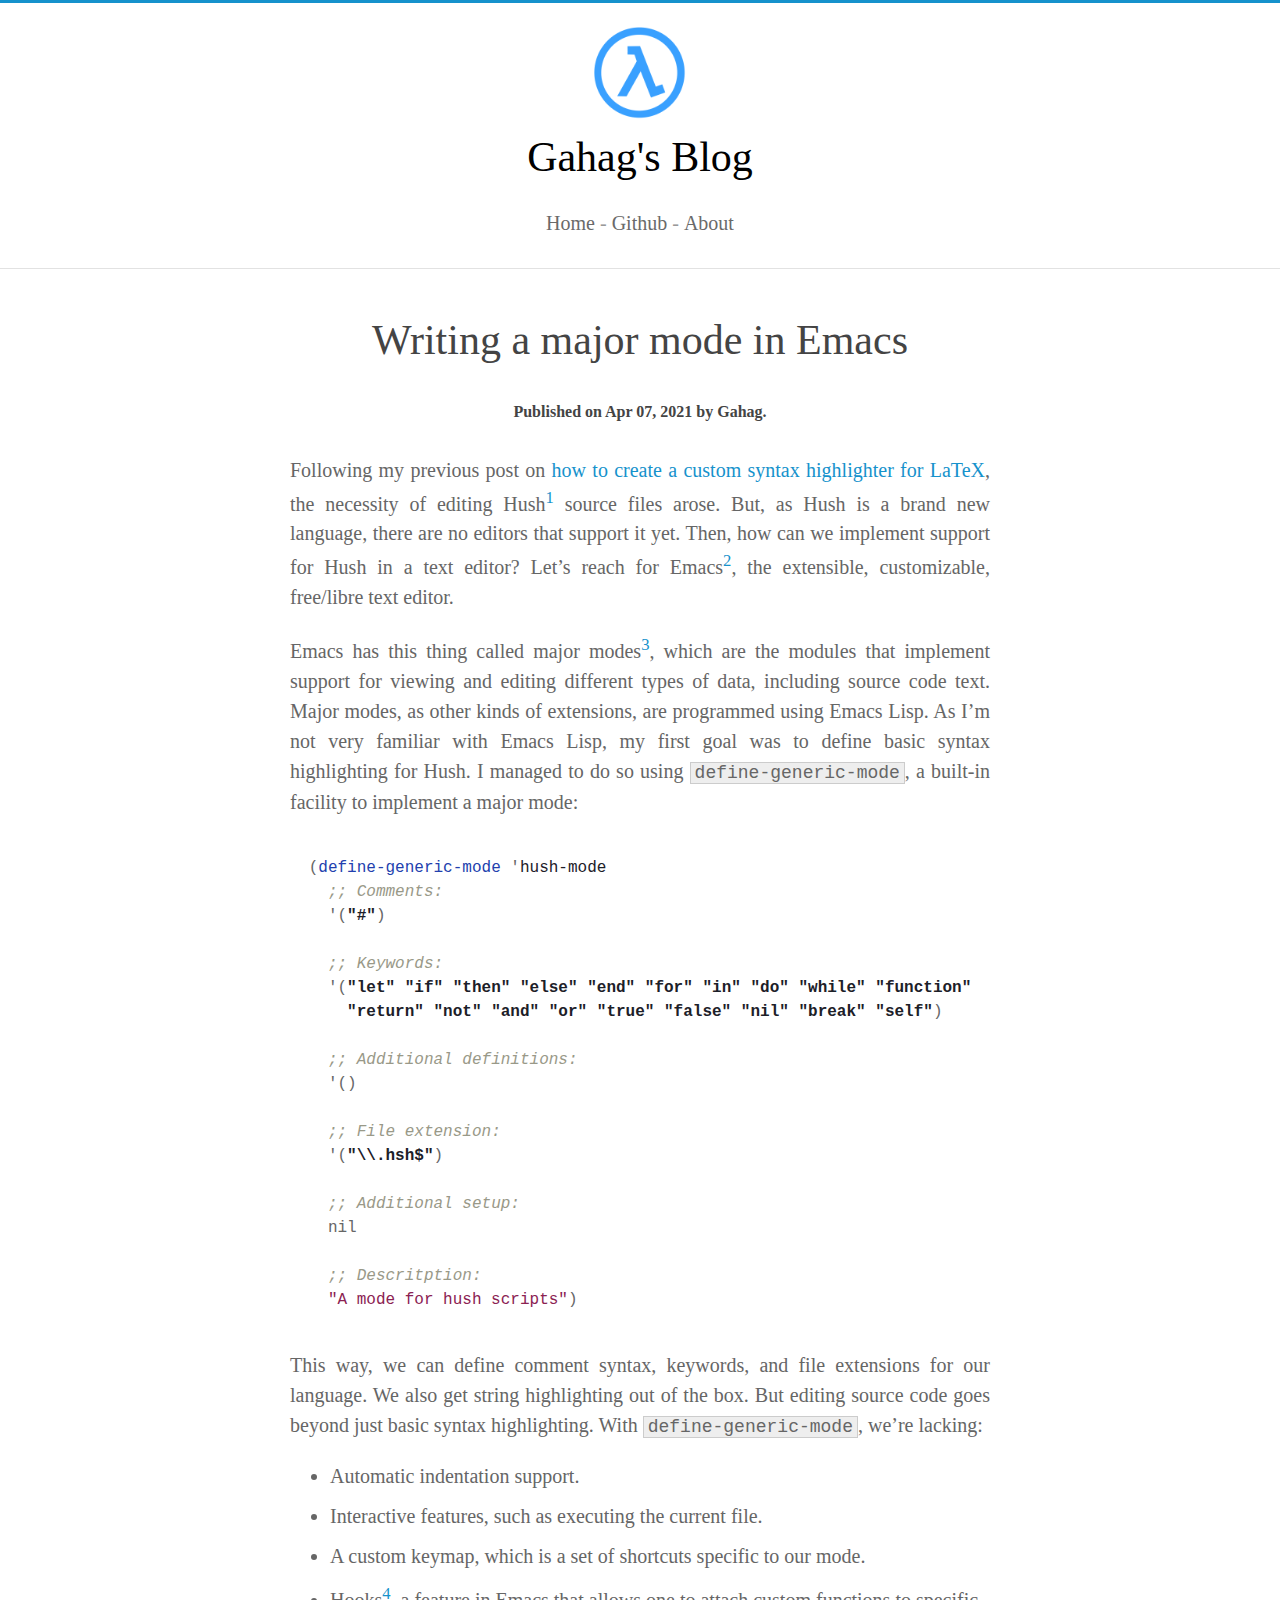
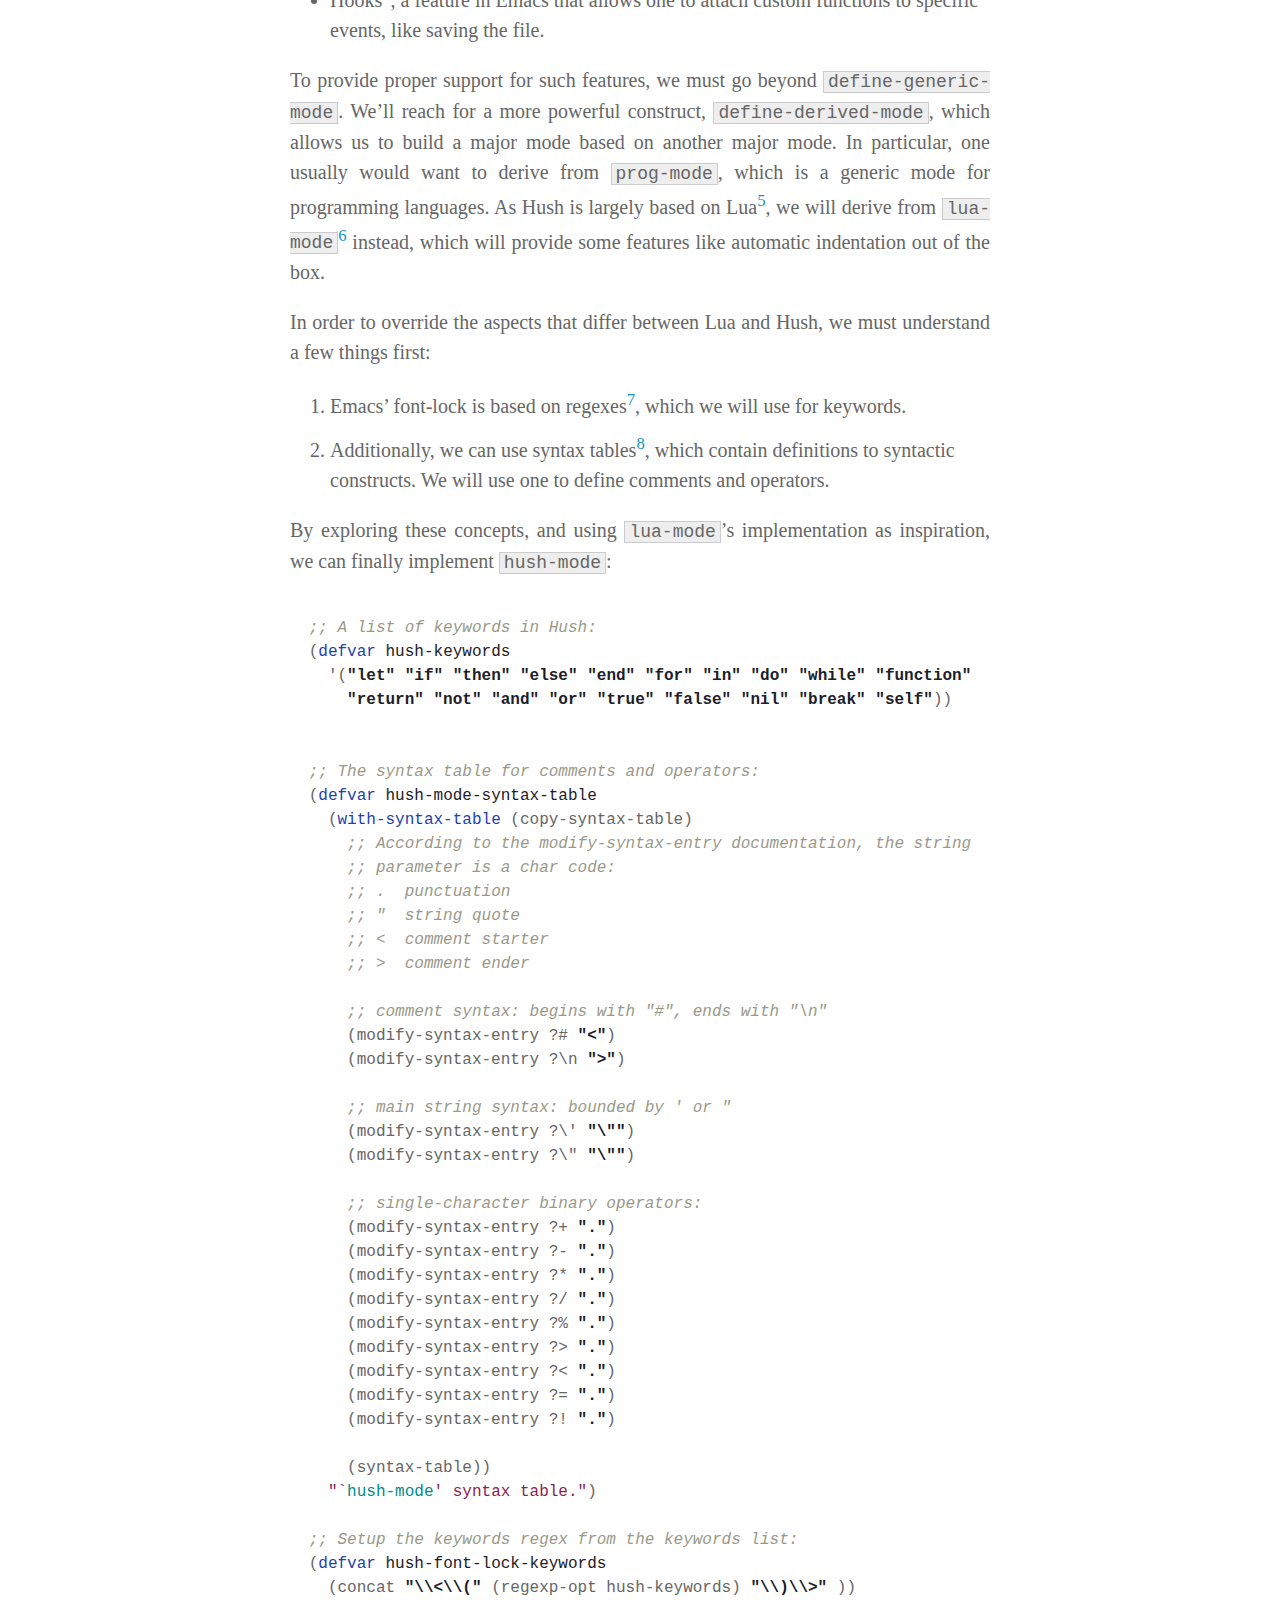
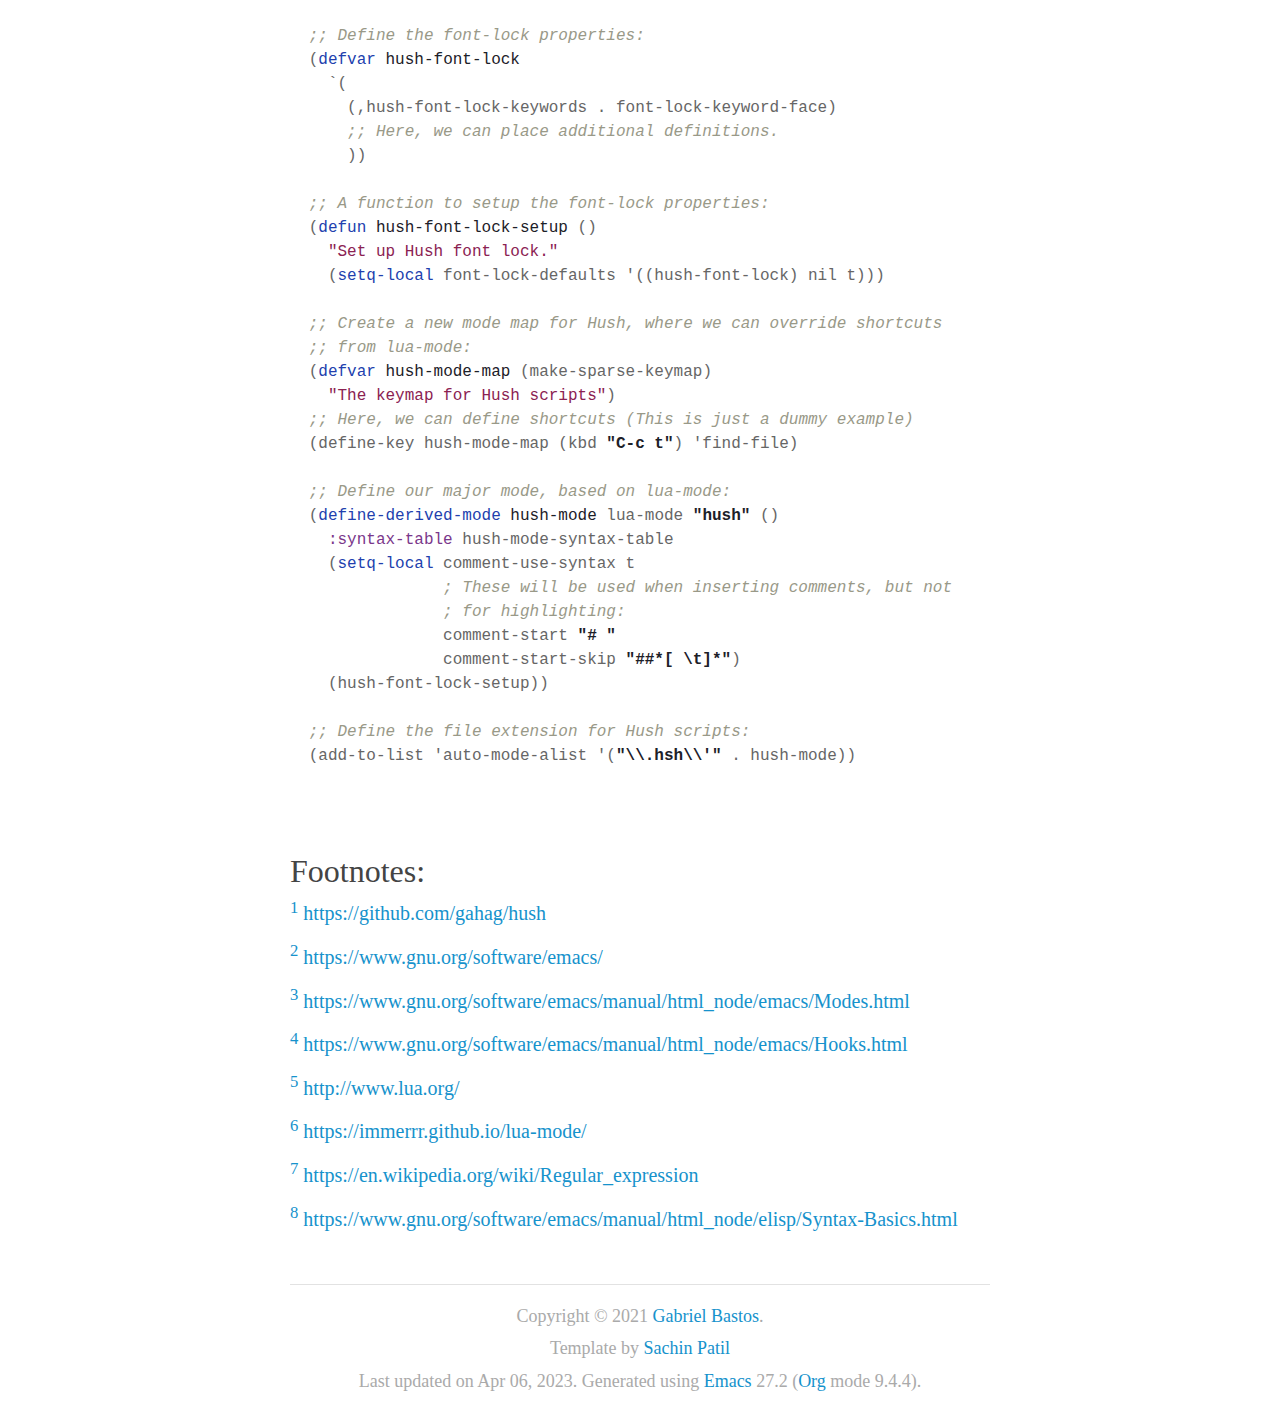
<file: Writing a major mode in Emacs.html>
<?xml version="1.0" encoding="utf-8"?>
<!DOCTYPE html PUBLIC "-//W3C//DTD XHTML 1.0 Strict//EN"
"http://www.w3.org/TR/xhtml1/DTD/xhtml1-strict.dtd">
<html xmlns="http://www.w3.org/1999/xhtml" lang="en" xml:lang="en">
<head>
<!-- Apr 06, 2023 -->
<meta http-equiv="Content-Type" content="text/html;charset=utf-8" />
<meta name="viewport" content="width=device-width, initial-scale=1" />
<title>Writing a major mode in Emacs</title>
<meta name="generator" content="Org mode" />
<meta name="author" content="Gahag" />
<link rel='icon' type='image/png' href='/images/favicon.png'/>
<meta name='viewport' content='width=device-width, initial-scale=1'>
<link rel='preconnect' href='https://fonts.gstatic.com'>
<link href='https://code.cdn.mozilla.net/fonts/zilla-slab.css' rel='stylesheet'>
<link rel='stylesheet' href='/css/site.css?v=2' type='text/css'/>
<link rel='stylesheet' href='/css/custom.css' type='text/css'/>
<link rel='stylesheet' href='/css/syntax-coloring.css' type='text/css'/>
<script type="text/javascript">
// @license magnet:?xt=urn:btih:e95b018ef3580986a04669f1b5879592219e2a7a&dn=public-domain.txt Public Domain
<!--/*--><![CDATA[/*><!--*/
     function CodeHighlightOn(elem, id)
     {
       var target = document.getElementById(id);
       if(null != target) {
         elem.classList.add("code-highlighted");
         target.classList.add("code-highlighted");
       }
     }
     function CodeHighlightOff(elem, id)
     {
       var target = document.getElementById(id);
       if(null != target) {
         elem.classList.remove("code-highlighted");
         target.classList.remove("code-highlighted");
       }
     }
    /*]]>*///-->
// @license-end
</script>
</head>
<body>
<header id="top" class="status">
<div class='intro'>
	<img src='/images/about/profile.png' alt='gahag' class='no-border'/>
	<h1>
		<span class="black">Gahag's Blog</span>
	</h1>
</div>

<div class='nav'>
	<ul>
		<li><a href='/'>Home</a> -</li>
		<li><a href='http://github.com/gahag'>Github</a> -</li>
		<li><a href='/about/'>About</a></li>
	</ul>
</div>
</header>
<main id="content">
<h1 class="title">Writing a major mode in Emacs
<br />
<span class="subtitle">Published on Apr 07, 2021 by Gahag.</span>
</h1>
<p>
Following my previous post on <a href="https://gahag.github.io/Custom%20syntax%20highlighter%20for%20LaTeX.html">how to create a custom syntax highlighter for LaTeX</a>, the
necessity of editing Hush<sup><a id="fnr.1" class="footref" href="#fn.1">1</a></sup> source files arose. But, as Hush is a brand new
language, there are no editors that support it yet. Then, how can we implement support for
Hush in a text editor? Let&rsquo;s reach for Emacs<sup><a id="fnr.2" class="footref" href="#fn.2">2</a></sup>, the extensible, customizable,
free/libre text editor.
</p>

<p>
Emacs has this thing called major modes<sup><a id="fnr.3" class="footref" href="#fn.3">3</a></sup>, which are the modules that
implement support for viewing and editing different types of data, including source code
text. Major modes, as other kinds of extensions, are programmed using Emacs Lisp. As I&rsquo;m
not very familiar with Emacs Lisp, my first goal was to define basic syntax highlighting
for Hush. I managed to do so using <code>define-generic-mode</code>, a built-in facility to implement a
major mode:
</p>

<div class="org-src-container">
<pre class="src src-elisp">(<span class="org-keyword">define-generic-mode</span> '<span class="org-function-name">hush-mode</span>
  <span class="org-comment-delimiter">;; </span><span class="org-comment">Comments:</span>
  '(<span class="org-string">"#"</span>)

  <span class="org-comment-delimiter">;; </span><span class="org-comment">Keywords:</span>
  '(<span class="org-string">"let"</span> <span class="org-string">"if"</span> <span class="org-string">"then"</span> <span class="org-string">"else"</span> <span class="org-string">"end"</span> <span class="org-string">"for"</span> <span class="org-string">"in"</span> <span class="org-string">"do"</span> <span class="org-string">"while"</span> <span class="org-string">"function"</span>
    <span class="org-string">"return"</span> <span class="org-string">"not"</span> <span class="org-string">"and"</span> <span class="org-string">"or"</span> <span class="org-string">"true"</span> <span class="org-string">"false"</span> <span class="org-string">"nil"</span> <span class="org-string">"break"</span> <span class="org-string">"self"</span>)

  <span class="org-comment-delimiter">;; </span><span class="org-comment">Additional definitions:</span>
  '()

  <span class="org-comment-delimiter">;; </span><span class="org-comment">File extension:</span>
  '(<span class="org-string">"\\.hsh$"</span>)

  <span class="org-comment-delimiter">;; </span><span class="org-comment">Additional setup:</span>
  nil

  <span class="org-comment-delimiter">;; </span><span class="org-comment">Descritption:</span>
  <span class="org-doc">"A mode for hush scripts"</span>)
</pre>
</div>

<p>
This way, we can define comment syntax, keywords, and file extensions for our language. We
also get string highlighting out of the box. But editing source code goes beyond just
basic syntax highlighting. With <code>define-generic-mode</code>, we&rsquo;re lacking:
</p>
<ul class="org-ul">
<li>Automatic indentation support.</li>
<li>Interactive features, such as executing the current file.</li>
<li>A custom keymap, which is a set of shortcuts specific to our mode.</li>
<li>Hooks<sup><a id="fnr.4" class="footref" href="#fn.4">4</a></sup>, a feature in Emacs that allows one to attach custom functions to
specific events, like saving the file.</li>
</ul>

<p>
To provide proper support for such features, we must go beyond <code>define-generic-mode</code>. We&rsquo;ll
reach for a more powerful construct, <code>define-derived-mode</code>, which allows us to build a major
mode based on another major mode. In particular, one usually would want to derive from
<code>prog-mode</code>, which is a generic mode for programming languages. As Hush is largely based on
Lua<sup><a id="fnr.5" class="footref" href="#fn.5">5</a></sup>, we will derive from <code>lua-mode</code><sup><a id="fnr.6" class="footref" href="#fn.6">6</a></sup> instead, which will provide some
features like automatic indentation out of the box.
</p>

<p>
In order to override the aspects that differ between Lua and Hush, we must understand a
few things first:
</p>
<ol class="org-ol">
<li>Emacs&rsquo; font-lock is based on regexes<sup><a id="fnr.7" class="footref" href="#fn.7">7</a></sup>, which we will use for keywords.</li>
<li>Additionally, we can use syntax tables<sup><a id="fnr.8" class="footref" href="#fn.8">8</a></sup>, which contain definitions to
syntactic constructs. We will use one to define comments and operators.</li>
</ol>

<p>
By exploring these concepts, and using <code>lua-mode</code>&rsquo;s implementation as inspiration, we can
finally implement <code>hush-mode</code>:
</p>

<div class="org-src-container">
<pre class="src src-elisp"><span class="org-comment-delimiter">;; </span><span class="org-comment">A list of keywords in Hush:</span>
(<span class="org-keyword">defvar</span> <span class="org-variable-name">hush-keywords</span>
  '(<span class="org-string">"let"</span> <span class="org-string">"if"</span> <span class="org-string">"then"</span> <span class="org-string">"else"</span> <span class="org-string">"end"</span> <span class="org-string">"for"</span> <span class="org-string">"in"</span> <span class="org-string">"do"</span> <span class="org-string">"while"</span> <span class="org-string">"function"</span>
    <span class="org-string">"return"</span> <span class="org-string">"not"</span> <span class="org-string">"and"</span> <span class="org-string">"or"</span> <span class="org-string">"true"</span> <span class="org-string">"false"</span> <span class="org-string">"nil"</span> <span class="org-string">"break"</span> <span class="org-string">"self"</span>))


<span class="org-comment-delimiter">;; </span><span class="org-comment">The syntax table for comments and operators:</span>
(<span class="org-keyword">defvar</span> <span class="org-variable-name">hush-mode-syntax-table</span>
  (<span class="org-keyword">with-syntax-table</span> (copy-syntax-table)
    <span class="org-comment-delimiter">;; </span><span class="org-comment">According to the modify-syntax-entry documentation, the string</span>
    <span class="org-comment-delimiter">;; </span><span class="org-comment">parameter is a char code:</span>
    <span class="org-comment-delimiter">;; </span><span class="org-comment">.  punctuation</span>
    <span class="org-comment-delimiter">;; </span><span class="org-comment">"  string quote</span>
    <span class="org-comment-delimiter">;; </span><span class="org-comment">&lt;  comment starter</span>
    <span class="org-comment-delimiter">;; </span><span class="org-comment">&gt;  comment ender</span>

    <span class="org-comment-delimiter">;; </span><span class="org-comment">comment syntax: begins with "#", ends with "\n"</span>
    (modify-syntax-entry ?# <span class="org-string">"&lt;"</span>)
    (modify-syntax-entry ?\n <span class="org-string">"&gt;"</span>)

    <span class="org-comment-delimiter">;; </span><span class="org-comment">main string syntax: bounded by ' or "</span>
    (modify-syntax-entry ?\' <span class="org-string">"\""</span>)
    (modify-syntax-entry ?\" <span class="org-string">"\""</span>)

    <span class="org-comment-delimiter">;; </span><span class="org-comment">single-character binary operators:</span>
    (modify-syntax-entry ?+ <span class="org-string">"."</span>)
    (modify-syntax-entry ?- <span class="org-string">"."</span>)
    (modify-syntax-entry ?* <span class="org-string">"."</span>)
    (modify-syntax-entry ?/ <span class="org-string">"."</span>)
    (modify-syntax-entry ?% <span class="org-string">"."</span>)
    (modify-syntax-entry ?&gt; <span class="org-string">"."</span>)
    (modify-syntax-entry ?&lt; <span class="org-string">"."</span>)
    (modify-syntax-entry ?= <span class="org-string">"."</span>)
    (modify-syntax-entry ?! <span class="org-string">"."</span>)

    (syntax-table))
  <span class="org-doc">"`</span><span class="org-doc"><span class="org-constant">hush-mode</span></span><span class="org-doc">' syntax table."</span>)

<span class="org-comment-delimiter">;; </span><span class="org-comment">Setup the keywords regex from the keywords list:</span>
(<span class="org-keyword">defvar</span> <span class="org-variable-name">hush-font-lock-keywords</span>
  (concat <span class="org-string">"\\&lt;</span><span class="org-string"><span class="org-regexp-grouping-backslash">\\</span></span><span class="org-string"><span class="org-regexp-grouping-construct">(</span></span><span class="org-string">"</span> (regexp-opt hush-keywords) <span class="org-string">"</span><span class="org-string"><span class="org-regexp-grouping-backslash">\\</span></span><span class="org-string"><span class="org-regexp-grouping-construct">)</span></span><span class="org-string">\\&gt;"</span> ))

<span class="org-comment-delimiter">;; </span><span class="org-comment">Define the font-lock properties:</span>
(<span class="org-keyword">defvar</span> <span class="org-variable-name">hush-font-lock</span>
  `(
    (,hush-font-lock-keywords . font-lock-keyword-face)
    <span class="org-comment-delimiter">;; </span><span class="org-comment">Here, we can place additional definitions.</span>
    ))

<span class="org-comment-delimiter">;; </span><span class="org-comment">A function to setup the font-lock properties:</span>
(<span class="org-keyword">defun</span> <span class="org-function-name">hush-font-lock-setup</span> ()
  <span class="org-doc">"Set up Hush font lock."</span>
  (<span class="org-keyword">setq-local</span> font-lock-defaults '((hush-font-lock) nil t)))

<span class="org-comment-delimiter">;; </span><span class="org-comment">Create a new mode map for Hush, where we can override shortcuts</span>
<span class="org-comment-delimiter">;; </span><span class="org-comment">from lua-mode:</span>
(<span class="org-keyword">defvar</span> <span class="org-variable-name">hush-mode-map</span> (make-sparse-keymap)
  <span class="org-doc">"The keymap for Hush scripts"</span>)
<span class="org-comment-delimiter">;; </span><span class="org-comment">Here, we can define shortcuts (This is just a dummy example)</span>
(define-key hush-mode-map (kbd <span class="org-string">"C-c t"</span>) 'find-file)

<span class="org-comment-delimiter">;; </span><span class="org-comment">Define our major mode, based on lua-mode:</span>
(<span class="org-keyword">define-derived-mode</span> <span class="org-function-name">hush-mode</span> lua-mode <span class="org-string">"hush"</span> ()
  <span class="org-builtin">:syntax-table</span> hush-mode-syntax-table
  (<span class="org-keyword">setq-local</span> comment-use-syntax t
              <span class="org-comment-delimiter">; </span><span class="org-comment">These will be used when inserting comments, but not</span>
              <span class="org-comment-delimiter">; </span><span class="org-comment">for highlighting:</span>
              comment-start <span class="org-string">"# "</span>
              comment-start-skip <span class="org-string">"##*[ \t]*"</span>)
  (hush-font-lock-setup))

<span class="org-comment-delimiter">;; </span><span class="org-comment">Define the file extension for Hush scripts:</span>
(add-to-list 'auto-mode-alist '(<span class="org-string">"\\.hsh\\'"</span> . hush-mode))
</pre>
</div>
<div id="footnotes">
<h2 class="footnotes">Footnotes: </h2>
<div id="text-footnotes">

<div class="footdef"><sup><a id="fn.1" class="footnum" href="#fnr.1">1</a></sup> <div class="footpara"><p class="footpara">
<a href="https://github.com/gahag/hush">https://github.com/gahag/hush</a>
</p></div></div>

<div class="footdef"><sup><a id="fn.2" class="footnum" href="#fnr.2">2</a></sup> <div class="footpara"><p class="footpara">
<a href="https://www.gnu.org/software/emacs/">https://www.gnu.org/software/emacs/</a>
</p></div></div>

<div class="footdef"><sup><a id="fn.3" class="footnum" href="#fnr.3">3</a></sup> <div class="footpara"><p class="footpara">
<a href="https://www.gnu.org/software/emacs/manual/html_node/emacs/Modes.html">https://www.gnu.org/software/emacs/manual/html_node/emacs/Modes.html</a>
</p></div></div>

<div class="footdef"><sup><a id="fn.4" class="footnum" href="#fnr.4">4</a></sup> <div class="footpara"><p class="footpara">
<a href="https://www.gnu.org/software/emacs/manual/html_node/emacs/Hooks.html">https://www.gnu.org/software/emacs/manual/html_node/emacs/Hooks.html</a>
</p></div></div>

<div class="footdef"><sup><a id="fn.5" class="footnum" href="#fnr.5">5</a></sup> <div class="footpara"><p class="footpara">
<a href="http://www.lua.org/">http://www.lua.org/</a>
</p></div></div>

<div class="footdef"><sup><a id="fn.6" class="footnum" href="#fnr.6">6</a></sup> <div class="footpara"><p class="footpara">
<a href="https://immerrr.github.io/lua-mode/">https://immerrr.github.io/lua-mode/</a>
</p></div></div>

<div class="footdef"><sup><a id="fn.7" class="footnum" href="#fnr.7">7</a></sup> <div class="footpara"><p class="footpara">
<a href="https://en.wikipedia.org/wiki/Regular_expression">https://en.wikipedia.org/wiki/Regular_expression</a>
</p></div></div>

<div class="footdef"><sup><a id="fn.8" class="footnum" href="#fnr.8">8</a></sup> <div class="footpara"><p class="footpara">
<a href="https://www.gnu.org/software/emacs/manual/html_node/elisp/Syntax-Basics.html">https://www.gnu.org/software/emacs/manual/html_node/elisp/Syntax-Basics.html</a>
</p></div></div>


</div>
</div></main>
<footer id="postamble" class="status">
<div class='footer'>
  Copyright © 2021 <a href='mailto:gabriel.s.b@live.com'>Gabriel Bastos</a>.<br>
  Template by <a href='https://gitlab.com/psachin/psachin.gitlab.io/'>Sachin Patil</a> <br>
  Last updated on Apr 06, 2023. Generated using <a href="https://www.gnu.org/software/emacs/">Emacs</a> 27.2 (<a href="https://orgmode.org">Org</a> mode 9.4.4).
</div>
</footer>
</body>
</html>
</file>
<file: css/site.css>
body {
  font-family: 'Zilla Slab', serif;
  font-weight: 300;
  line-height: 1.5;
  font-size: 20px;
  background: #fff;
  color: #666;
  margin: 0;
  border-top: 3px solid #1692cc;

  /* Fiz weird numbers in Zilla Slab */
  font-variant-numeric: lining-nums;
  -moz-font-feature-settings:"lnum" 1;
  -moz-font-feature-settings:"lnum=1";
  -ms-font-feature-settings:"lnum" 1;
  -o-font-feature-settings:"lnum" 1;
  -webkit-font-feature-settings:"lnum" 1;
  font-feature-settings:"lnum" 1;
}
b, .subtitle, th {
  font-weight: 600 !important;
}
@media (max-width: 799px) {
  body {
    padding: 15px;
    font-size: .95em;
  }
}
body h1,
body h2,
body h3,
body h4 {
  font-weight: lighter;
  margin: 0;
  padding: 0;
  color: #444;
}
body h1 b,
body h2 b,
body h3 b,
body h4 b {
  display: block;
  line-height: 1;
  font-size: 150%;
}
body h1 img,
body h2 img,
body h3 img,
body h4 img {
  vertical-align: middle;
  border: 0 none;
}
body h1 {
  font-size: 42px;
  margin-top: 40px;
}
.gray {
    font-weight: lighter;
    color: gray;
}
.black {
    font-weight: lighter;
    color: black;
}
body h2 {
  margin-top: 60px;
  position: relative;
  font-size: 32px;
}
body h3 {
  font-size: 22px;
  margin-top: 40px;
}
body p {
  text-align: justify;
}
body a {
  text-decoration: none;
  color: #1692cc;
}
body a:hover {
  color: #91351c;
  text-decoration: underline;
}
body pre {
  background: white;
}
body pre.src {
  overflow-y: auto !important;
  font-size: 16px;
}
body code {
  background: #eee;
  border: 1px solid #ccc;
  padding: 0px 4px;
  color: #666;
  overflow-x: auto;
  font-size: .9em;
}
body li {
  margin-bottom: 1em;
}
body img {
  border: 1px solid #ccc;
  height: auto;
}
@media (max-width: 800px) {
  body img {
    max-width: 100%;
  }
}
body img.no-border {
  border: none;
}
body img.rounded-border {
    border-radius: 20px;
}
body img.black-border {
    border: 2px solid black;
}
body img.spaced-border {
    border: 1px solid gray;
    padding: 15px;
}
body .tag {
  background: transparent;
  font-size: 0.6em;
}
body .tag span {
  background: #1692cc;
  color: white;
  padding: 2px 5px;
  border-radius: 4px;
}
body .pubdate {
  color: #aaa;
  font-size: 18px;
  margin-bottom: 20px;
  margin-top: -16px;
  text-align: right;
  border-bottom: 1px solid #e2e2e2;
}
body .pubdate p {
  display: inline;
  margin-right: 10px;
}
@media (max-width: 800px) {
  body .pubdate {
    margin-top: 0;
    text-align: left;
  }
}
body .nav-blog {
  text-align: right;
}
body .org-info-js_info-navigation {
  background: #bbb;
}
@media (min-width: 800px) {
  body #content,
  body #postamble {
    margin: 0 auto;
    max-width: 700px !important;
    width: 700px !important;
  }
}
body #content {
  margin-top: 10px;
}
body #postamble {
  font-size: 0.9em;
  line-height: 1.8em;
  margin-top: 50px;
  text-align: center;
  color: #aaa;
  padding: 15px 0;
  border-top: 1px solid #e2e2e2;
}
body #postamble a {
  /* color: #e9a390; */
}
@media (min-width: 800px) {
  body #preamble {
    width: 700px;
    margin: 0px auto;
    position: relative;
  }
}
body .intro {
  padding-top: 20px;
  color: #BBB;
  text-align: center;
}
body .intro h1 {
  font-size: 42px;
  line-height: 1em;
  margin: .3em;
  padding: 0;
}
body .intro p {
  color: #aaa;
  font-size: 14px !important;
  text-align: center;
}
body .intro img {
  border-radius: 100%;
  width: 100px;
}
body .nav {
  text-align: center;
  margin-top: 30px;
  border-bottom: 1px solid #e2e2e2;
  font-size: 20px;
  /* text-transform: uppercase; */
}
body .nav ul {
  list-style: none;
  padding: 0;
}
body .nav ul li {
  color: #999;
  display: inline-block;
  margin: 0;
}
body .nav ul li a {
  display: inline-block;
  /* padding-right: 6px; */
  border-radius: 0;
  font-weight: lighter;
  color: #6a6a6a;
}
body #disqus_thread {
  margin-top: 40px;
}
body .clearfix {
  clear: both;
}
@media (min-width: 800px) {
  body .contact {
    -moz-column-count: 2;
    -webkit-column-count: 2;
    -moz-column-gap: 3em;
    -webkit-column-gap: 3em;
    column-count: 2;
    column-gap: 3em;
  }
}
</file>
<file: css/custom.css>
body img {
	margin-left: auto;
	margin-right: auto;
	display: block;
	border: none;
}
div.org-src-container {
	text-align: center;
}
pre.src {
	margin: auto;
	display: inline-block;
	text-align: left;
	border: none;
	box-shadow: none;
}
pre.src, pre.example {
	margin: auto;
	display: inline-block;
	text-align: left;
	border: none;
	box-shadow: none;
}
pre.example {
	display: flex;
	justify-content: center;
}
body.pubdate {
	border-bottom: none;
	text-align:left;
}
figcaption {
	text-align: center;
}
body a:hover {
	color: #0C88C2;
}
li, .footdef {
	margin-bottom: 0.5em !important;
}
b a {
	font-weight: 100;
}
table {
	margin: auto;
}
.spoiler {
	color: white;
	border: 1px solid #ccc !important;
	padding: 0px 20px;
}
.spoiler:hover {
	color: inherit;
}
.spoiler * {
	color: inherit;
}
.spoiler:hover code {
	background: #eee;
	border: 1px solid #ccc;
	color: #666;
}
.spoiler code {
	background: inherit;
	border: none;
}
</file>
<file: css/syntax-coloring.css>
/******************************
 * Org defaults
 ***
 * Source: org-plus-contrib/ox-html.el
 ******************************/
.title  { text-align: center;
           margin-bottom: .2em; }
.subtitle { text-align: center;
            font-size: medium;
            font-weight: bold;
            margin-top:0; }
.todo   { font-family: monospace; color: red; }
.done   { font-family: monospace; color: green; }
.priority { font-family: monospace; color: orange; }
.tag    { background-color: #eee; font-family: monospace;
          padding: 2px; font-size: 80%; font-weight: normal; }
.timestamp { color: #bebebe; }
.timestamp-kwd { color: #5f9ea0; }
.org-right  { margin-left: auto; margin-right: 0px;  text-align: right; }
.org-left   { margin-left: 0px;  margin-right: auto; text-align: left; }
.org-center { margin-left: auto; margin-right: auto; text-align: center; }
.underline { text-decoration: underline; }
#postamble p, #preamble p { font-size: 90%; margin: .2em; }
p.verse { margin-left: 3%; }
pre {
  border: 1px solid #ccc;
  box-shadow: 3px 3px 3px #eee;
  padding: 8pt;
  font-family: monospace;
  overflow: auto;
  margin: 1.2em;
}
pre.src {
  position: relative;
  overflow: visible;
  padding-top: 1.2em;
}
pre.src:before {
  display: none;
  position: absolute;
  color: #ccc;
  top: -5px;
  right: 10px;
  padding: 3px;
}
pre.src:hover:before { display: inline;}
/* Languages per Org manual */
pre.src-asymptote:before { content: 'Asymptote'; }
pre.src-awk:before { content: 'Awk'; }
pre.src-C:before { content: 'C'; }
pre.src-C\+\+:before { content: 'C++'; }
pre.src-clojure:before { content: 'Clojure'; }
pre.src-css:before { content: 'CSS'; }
pre.src-D:before { content: 'D'; }
pre.src-ditaa:before { content: 'ditaa'; }
pre.src-dot:before { content: 'Graphviz'; }
pre.src-calc:before { content: 'Emacs Calc'; }
pre.src-elisp:before { content: 'Emacs Lisp'; }
pre.src-emacs-lisp:before { content: 'Emacs Lisp'; }
pre.src-fortran:before { content: 'Fortran'; }
pre.src-gnuplot:before { content: 'gnuplot'; }
pre.src-haskell:before { content: 'Haskell'; }
pre.src-hledger:before { content: 'hledger'; }
pre.src-java:before { content: 'Java'; }
pre.src-js:before { content: 'Javascript'; }
pre.src-latex:before { content: 'LaTeX'; }
pre.src-ledger:before { content: 'Ledger'; }
pre.src-lisp:before { content: 'Lisp'; }
pre.src-lilypond:before { content: 'Lilypond'; }
pre.src-lua:before { content: 'Lua'; }
pre.src-matlab:before { content: 'MATLAB'; }
pre.src-mscgen:before { content: 'Mscgen'; }
pre.src-ocaml:before { content: 'Objective Caml'; }
pre.src-octave:before { content: 'Octave'; }
pre.src-org:before { content: 'Org mode'; }
pre.src-oz:before { content: 'OZ'; }
pre.src-plantuml:before { content: 'Plantuml'; }
pre.src-processing:before { content: 'Processing.js'; }
pre.src-python:before { content: 'Python'; }
pre.src-R:before { content: 'R'; }
pre.src-ruby:before { content: 'Ruby'; }
pre.src-sass:before { content: 'Sass'; }
pre.src-scheme:before { content: 'Scheme'; }
pre.src-screen:before { content: 'Gnu Screen'; }
pre.src-sed:before { content: 'Sed'; }
pre.src-sh:before { content: 'shell'; }
pre.src-sql:before { content: 'SQL'; }
pre.src-sqlite:before { content: 'SQLite'; }
/* additional languages in org.el's org-babel-load-languages alist */
pre.src-forth:before { content: 'Forth'; }
pre.src-io:before { content: 'IO'; }
pre.src-J:before { content: 'J'; }
pre.src-makefile:before { content: 'Makefile'; }
pre.src-maxima:before { content: 'Maxima'; }
pre.src-perl:before { content: 'Perl'; }
pre.src-picolisp:before { content: 'Pico Lisp'; }
pre.src-scala:before { content: 'Scala'; }
pre.src-shell:before { content: 'Shell Script'; }
pre.src-ebnf2ps:before { content: 'ebfn2ps'; }
/* additional language identifiers per \"defun org-babel-execute\"
     in ob-*.el */
pre.src-cpp:before  { content: 'C++'; }
pre.src-abc:before  { content: 'ABC'; }
pre.src-coq:before  { content: 'Coq'; }
pre.src-groovy:before  { content: 'Groovy'; }
/* additional language identifiers from org-babel-shell-names in
   ob-shell.el: ob-shell is the only babel language using a lambda to put
   the execution function name together. */
pre.src-bash:before  { content: 'bash'; }
pre.src-csh:before  { content: 'csh'; }
pre.src-ash:before  { content: 'ash'; }
pre.src-dash:before  { content: 'dash'; }
pre.src-ksh:before  { content: 'ksh'; }
pre.src-mksh:before  { content: 'mksh'; }
pre.src-posh:before  { content: 'posh'; }
/* Additional Emacs modes also supported by the LaTeX listings package */
pre.src-ada:before { content: 'Ada'; }
pre.src-asm:before { content: 'Assembler'; }
pre.src-caml:before { content: 'Caml'; }
pre.src-delphi:before { content: 'Delphi'; }
pre.src-html:before { content: 'HTML'; }
pre.src-idl:before { content: 'IDL'; }
pre.src-mercury:before { content: 'Mercury'; }
pre.src-metapost:before { content: 'MetaPost'; }
pre.src-modula-2:before { content: 'Modula-2'; }
pre.src-pascal:before { content: 'Pascal'; }
pre.src-ps:before { content: 'PostScript'; }
pre.src-prolog:before { content: 'Prolog'; }
pre.src-simula:before { content: 'Simula'; }
pre.src-tcl:before { content: 'tcl'; }
pre.src-tex:before { content: 'TeX'; }
pre.src-plain-tex:before { content: 'Plain TeX'; }
pre.src-verilog:before { content: 'Verilog'; }
pre.src-vhdl:before { content: 'VHDL'; }
pre.src-xml:before { content: 'XML'; }
pre.src-nxml:before { content: 'XML'; }
/* add a generic configuration mode; LaTeX export needs an additional
   (add-to-list 'org-latex-listings-langs '(conf \" \")) in .emacs */
pre.src-conf:before { content: 'Configuration File'; }

table { border-collapse:collapse; }
caption.t-above { caption-side: top; }
caption.t-bottom { caption-side: bottom; }
td, th { vertical-align:top;  }
th.org-right  { text-align: center;  }
th.org-left   { text-align: center;   }
th.org-center { text-align: center; }
td.org-right  { text-align: right;  }
td.org-left   { text-align: left;   }
td.org-center { text-align: center; }
dt { font-weight: bold; }
.footpara { display: inline; }
.footdef  { margin-bottom: 1em; }
.figure { padding: 1em; }
.figure p { text-align: center; }
.inlinetask {
  padding: 10px;
  border: 2px solid gray;
  margin: 10px;
  background: #ffffcc;
}
#org-div-home-and-up
 { text-align: right; font-size: 70%; white-space: nowrap; }
textarea { overflow-x: auto; }
.linenr { font-size: smaller }
.code-highlighted { background-color: #ffff00; }
.org-info-js_info-navigation { border-style: none; }
#org-info-js_console-label
  { font-size: 10px; font-weight: bold; white-space: nowrap; }
.org-info-js_search-highlight
  { background-color: #ffff00; color: #000000; font-weight: bold; }
.org-svg { width: 90%; }

/******************************
 * Syntax highlighting
 ***
 * Source: https://github.com/fniessen/org-html-themes/blob/master/styles/bigblow/css/htmlize.css
 ******************************/
.org-bold { /* bold */ font-weight: bold; }
.org-bold-italic { /* bold-italic */ font-weight: bold; font-style: italic; }
.org-buffer-menu-buffer { /* buffer-menu-buffer */ font-weight: bold; }
.org-builtin { /* font-lock-builtin-face */ color: #7a378b; }
.org-button { /* button */ text-decoration: underline; }
.org-calendar-today { /* calendar-today */ text-decoration: underline; }
.org-change-log-acknowledgement { /* change-log-acknowledgement */ color: #b22222; }
.org-change-log-conditionals { /* change-log-conditionals */ color: #a0522d; }
.org-change-log-date { /* change-log-date */ color: #8b2252; }
.org-change-log-email { /* change-log-email */ color: #a0522d; }
.org-change-log-file { /* change-log-file */ color: #0000ff; }
.org-change-log-function { /* change-log-function */ color: #a0522d; }
.org-change-log-list { /* change-log-list */ color: #a020f0; }
.org-change-log-name { /* change-log-name */ color: #008b8b; }
.org-comint-highlight-input { /* comint-highlight-input */ font-weight: bold; }
.org-comint-highlight-prompt { /* comint-highlight-prompt */ color: #00008b; }
.org-comment { /* font-lock-comment-face */ color: #999988; font-style: italic; }
.org-comment-delimiter { /* font-lock-comment-delimiter-face */ color: #999988; font-style: italic; }
.org-completions-annotations { /* completions-annotations */ font-style: italic; }
.org-completions-common-part { /* completions-common-part */ color: #000000; background-color: #ffffff; }
.org-completions-first-difference { /* completions-first-difference */ font-weight: bold; }
.org-constant { /* font-lock-constant-face */ color: #008b8b; }
.org-diary { /* diary */ color: #ff0000; }
.org-diff-context { /* diff-context */ color: #7f7f7f; }
.org-diff-file-header { /* diff-file-header */ background-color: #b3b3b3; font-weight: bold; }
.org-diff-function { /* diff-function */ background-color: #cccccc; }
.org-diff-header { /* diff-header */ background-color: #cccccc; }
.org-diff-hunk-header { /* diff-hunk-header */ background-color: #cccccc; }
.org-diff-index { /* diff-index */ background-color: #b3b3b3; font-weight: bold; }
.org-diff-nonexistent { /* diff-nonexistent */ background-color: #b3b3b3; font-weight: bold; }
.org-diff-refine-change { /* diff-refine-change */ background-color: #d9d9d9; }
.org-dired-directory { /* dired-directory */ color: #0000ff; }
.org-dired-flagged { /* dired-flagged */ color: #ff0000; font-weight: bold; }
.org-dired-header { /* dired-header */ color: #228b22; }
.org-dired-ignored { /* dired-ignored */ color: #7f7f7f; }
.org-dired-mark { /* dired-mark */ color: #008b8b; }
.org-dired-marked { /* dired-marked */ color: #ff0000; font-weight: bold; }
.org-dired-perm-write { /* dired-perm-write */ color: #b22222; }
.org-dired-symlink { /* dired-symlink */ color: #a020f0; }
.org-dired-warning { /* dired-warning */ color: #ff0000; font-weight: bold; }
.org-doc { /* font-lock-doc-face */ color: #8b2252; }
.org-escape-glyph { /* escape-glyph */ color: #a52a2a; }
.org-file-name-shadow { /* file-name-shadow */ color: #7f7f7f; }
.org-flyspell-duplicate { /* flyspell-duplicate */ color: #cdad00; font-weight: bold; text-decoration: underline; }
.org-flyspell-incorrect { /* flyspell-incorrect */ color: #ff4500; font-weight: bold; text-decoration: underline; }
.org-fringe { /* fringe */ background-color: #f2f2f2; }
.org-function-name { /* font-lock-function-name-face */ color: #1c2028; }
.org-header-line { /* header-line */ color: #333333; background-color: #e5e5e5; }
.org-help-argument-name { /* help-argument-name */ font-style: italic; }
.org-highlight { /* highlight */ background-color: #b4eeb4; }
.org-holiday { /* holiday */ background-color: #ffc0cb; }
.org-isearch { /* isearch */ color: #b0e2ff; background-color: #cd00cd; }
.org-isearch-fail { /* isearch-fail */ background-color: #ffc1c1; }
.org-italic { /* italic */ font-style: italic; }
.org-keyword { /* font-lock-keyword-face */ color: #223fae; }
.org-lazy-highlight { /* lazy-highlight */ background-color: #afeeee; }
.org-link { /* link */ color: #0000ff; text-decoration: underline; }
.org-link-visited { /* link-visited */ color: #8b008b; text-decoration: underline; }
.org-log-edit-header { /* log-edit-header */ color: #a020f0; }
.org-log-edit-summary { /* log-edit-summary */ color: #0000ff; }
.org-log-edit-unknown-header { /* log-edit-unknown-header */ color: #b22222; }
.org-match { /* match */ background-color: #ffff00; }
.org-next-error { /* next-error */ background-color: #eedc82; }
.org-nobreak-space { /* nobreak-space */ color: #a52a2a; text-decoration: underline; }
.org-org-archived { /* org-archived */ color: #7f7f7f; }
.org-org-block { /* org-block */ color: #7f7f7f; }
.org-org-block-begin-line { /* org-block-begin-line */ color: #b22222; }
.org-org-block-end-line { /* org-block-end-line */ color: #b22222; }
.org-org-checkbox { /* org-checkbox */ font-weight: bold; }
.org-org-checkbox-statistics-done { /* org-checkbox-statistics-done */ color: #228b22; font-weight: bold; }
.org-org-checkbox-statistics-todo { /* org-checkbox-statistics-todo */ color: #ff0000; font-weight: bold; }
.org-org-clock-overlay { /* org-clock-overlay */ background-color: #ffff00; }
.org-org-code { /* org-code */ color: #7f7f7f; }
.org-org-column { /* org-column */ background-color: #e5e5e5; }
.org-org-column-title { /* org-column-title */ background-color: #e5e5e5; font-weight: bold; text-decoration: underline; }
.org-org-date { /* org-date */ color: #a020f0; text-decoration: underline; }
.org-org-document-info { /* org-document-info */ color: #191970; }
.org-org-document-info-keyword { /* org-document-info-keyword */ color: #7f7f7f; }
.org-org-document-title { /* org-document-title */ color: #191970; font-size: 144%; font-weight: bold; }
.org-org-done { /* org-done */ color: #228b22; font-weight: bold; }
.org-org-drawer { /* org-drawer */ color: #0000ff; }
.org-org-ellipsis { /* org-ellipsis */ color: #b8860b; text-decoration: underline; }
.org-org-footnote { /* org-footnote */ color: #a020f0; text-decoration: underline; }
.org-org-formula { /* org-formula */ color: #b22222; }
.org-org-headline-done { /* org-headline-done */ color: #bc8f8f; }
.org-org-hide { /* org-hide */ color: #ffffff; }
.org-org-latex-and-export-specials { /* org-latex-and-export-specials */ color: #8b4513; }
.org-org-level-1 { /* org-level-1 */ color: #0000ff; }
.org-org-level-2 { /* org-level-2 */ color: #a0522d; }
.org-org-level-3 { /* org-level-3 */ color: #a020f0; }
.org-org-level-4 { /* org-level-4 */ color: #b22222; }
.org-org-level-5 { /* org-level-5 */ color: #228b22; }
.org-org-level-6 { /* org-level-6 */ color: #008b8b; }
.org-org-level-7 { /* org-level-7 */ color: #7a378b; }
.org-org-level-8 { /* org-level-8 */ color: #8b2252; }
.org-org-link { /* org-link */ color: #0000ff; text-decoration: underline; }
.org-org-meta-line { /* org-meta-line */ color: #b22222; }
.org-org-mode-line-clock { /* org-mode-line-clock */ color: #000000; background-color: #bfbfbf; }
.org-org-mode-line-clock-overrun { /* org-mode-line-clock-overrun */ color: #000000; background-color: #ff0000; }
.org-org-quote { /* org-quote */ color: #7f7f7f; }
.org-org-scheduled { /* org-scheduled */ color: #006400; }
.org-org-scheduled-previously { /* org-scheduled-previously */ color: #b22222; }
.org-org-scheduled-today { /* org-scheduled-today */ color: #006400; }
.org-org-sexp-date { /* org-sexp-date */ color: #a020f0; }
.org-org-special-keyword { /* org-special-keyword */ color: #a020f0; }
.org-org-table { /* org-table */ color: #0000ff; }
.org-org-tag { /* org-tag */ font-weight: bold; }
.org-org-target { /* org-target */ text-decoration: underline; }
.org-org-time-grid { /* org-time-grid */ color: #b8860b; }
.org-org-todo { /* org-todo */ color: #ff0000; font-weight: bold; }
.org-org-upcoming-deadline { /* org-upcoming-deadline */ color: #b22222; }
.org-org-verbatim { /* org-verbatim */ color: #7f7f7f; }
.org-org-verse { /* org-verse */ color: #7f7f7f; }
.org-org-warning { /* org-warning */ color: #ff0000; font-weight: bold; }
.org-outline-1 { /* outline-1 */ color: #0000ff; }
.org-outline-2 { /* outline-2 */ color: #a0522d; }
.org-outline-3 { /* outline-3 */ color: #a020f0; }
.org-outline-4 { /* outline-4 */ color: #b22222; }
.org-outline-5 { /* outline-5 */ color: #228b22; }
.org-outline-6 { /* outline-6 */ color: #008b8b; }
.org-outline-7 { /* outline-7 */ color: #7a378b; }
.org-outline-8 { /* outline-8 */ color: #8b2252; }
.org-preprocessor { /* font-lock-preprocessor-face */ color: #7a378b; }
.org-query-replace { /* query-replace */ color: #b0e2ff; background-color: #cd00cd; }
.org-regexp-grouping-backslash { /* font-lock-regexp-grouping-backslash */ font-weight: bold; }
.org-regexp-grouping-construct { /* font-lock-regexp-grouping-construct */ font-weight: bold; }
.org-region { /* region */ background-color: #eedc82; }
.org-secondary-selection { /* secondary-selection */ background-color: #ffff00; }
.org-shadow { /* shadow */ color: #7f7f7f; }
.org-show-paren-match { /* show-paren-match */ background-color: #40e0d0; }
.org-show-paren-mismatch { /* show-paren-mismatch */ color: #ffffff; background-color: #a020f0; }
.org-string { /* font-lock-string-face */ color: #1c2028; font-weight: bold; }
.org-tool-bar { /* tool-bar */ color: #000000; background-color: #bfbfbf; }
.org-tooltip { /* tooltip */ color: #000000; background-color: #ffffe0; }
.org-trailing-whitespace { /* trailing-whitespace */ background-color: #ff0000; }
.org-type { /* font-lock-type-face */ color: #228b22; }
.org-underline { /* underline */ text-decoration: underline; }
.org-variable-name { /* font-lock-variable-name-face */ color: #1c2028; }
.org-warning { /* font-lock-warning-face */ color: #ff0000; font-weight: bold; }
.org-widget-button { /* widget-button */ font-weight: bold; }
.org-widget-button-pressed { /* widget-button-pressed */ color: #ff0000; }
.org-widget-documentation { /* widget-documentation */ color: #006400; }
.org-widget-field { /* widget-field */ background-color: #d9d9d9; }
.org-widget-inactive { /* widget-inactive */ color: #7f7f7f; }
.org-widget-single-line-field { /* widget-single-line-field */ background-color: #d9d9d9; }
.org-nxml-element-local-name { /* font-lock-keyword-face */ color: #223fae; }
.org-nxml-tag-delimiter { /* font-lock-keyword-face */ color: #223fae; }
.org-nxml-tag-slash { /* font-lock-keyword-face */ color: #223fae; }
</file>
